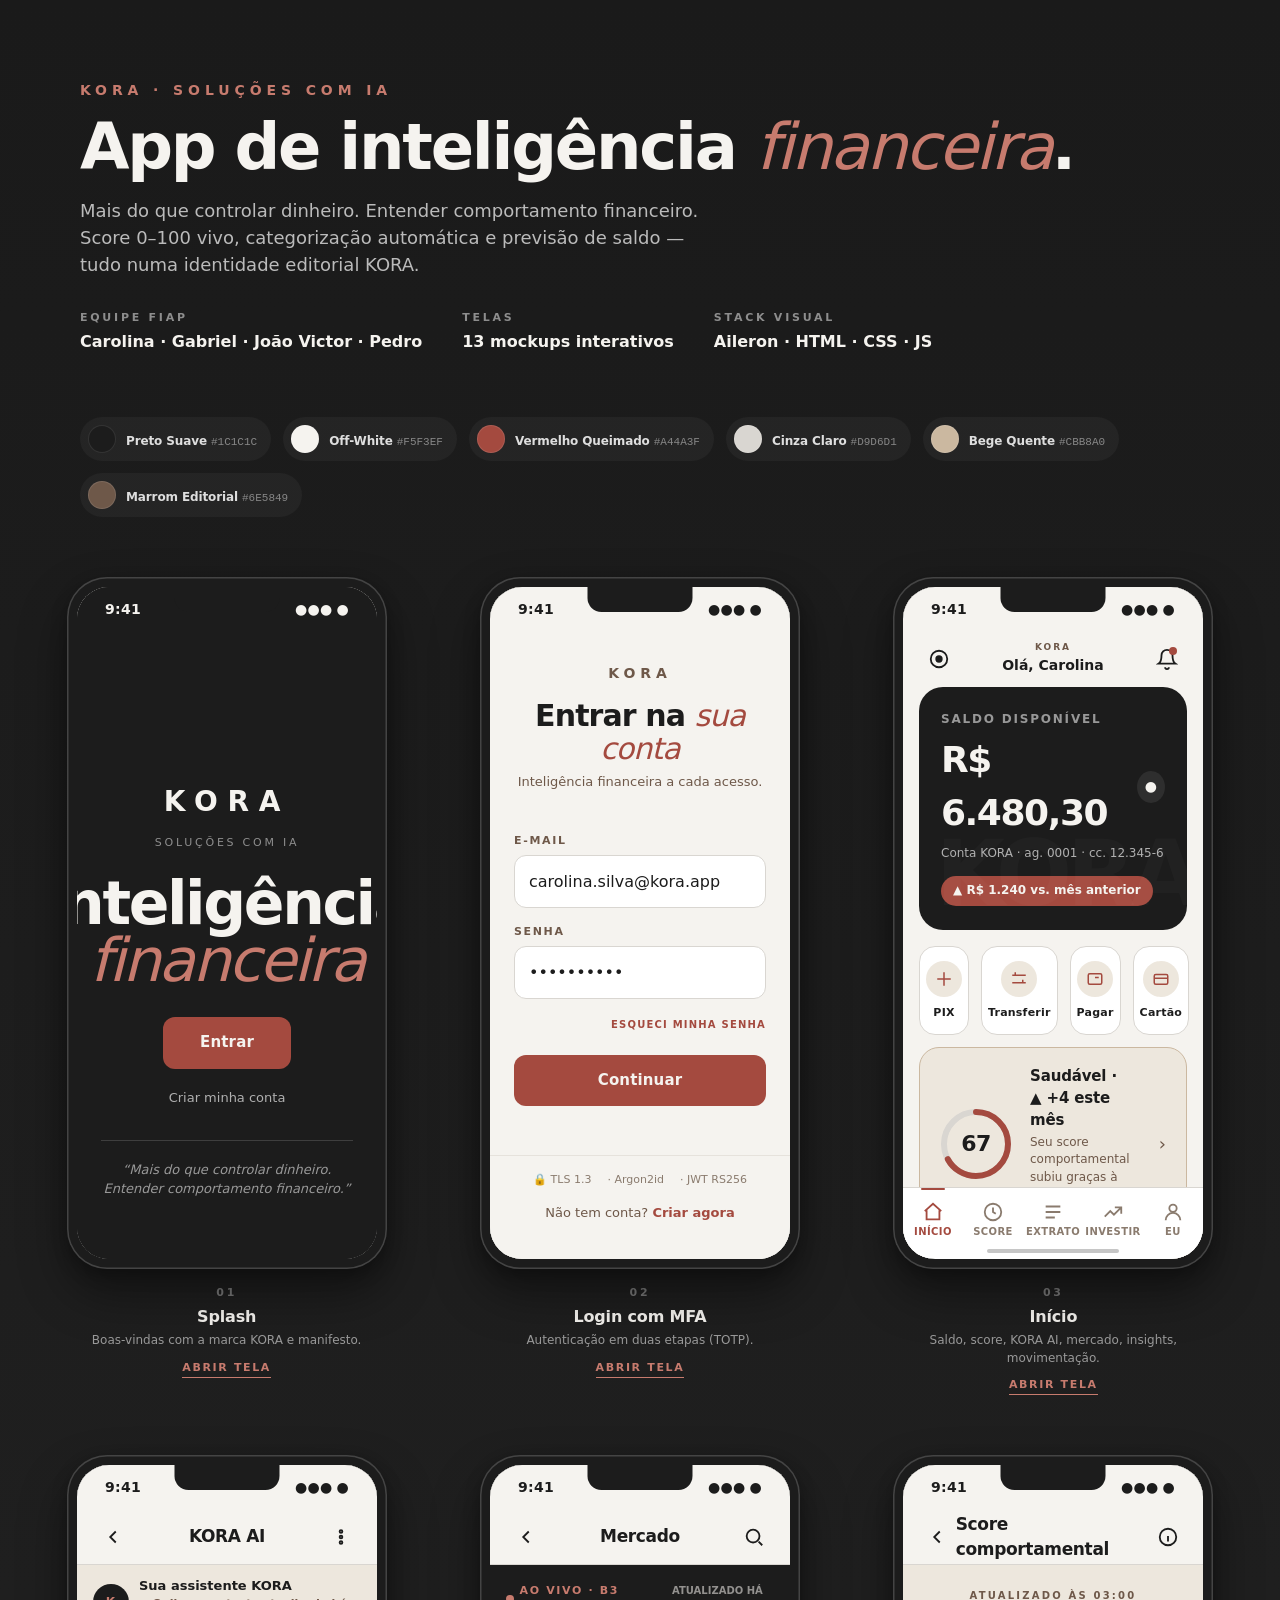
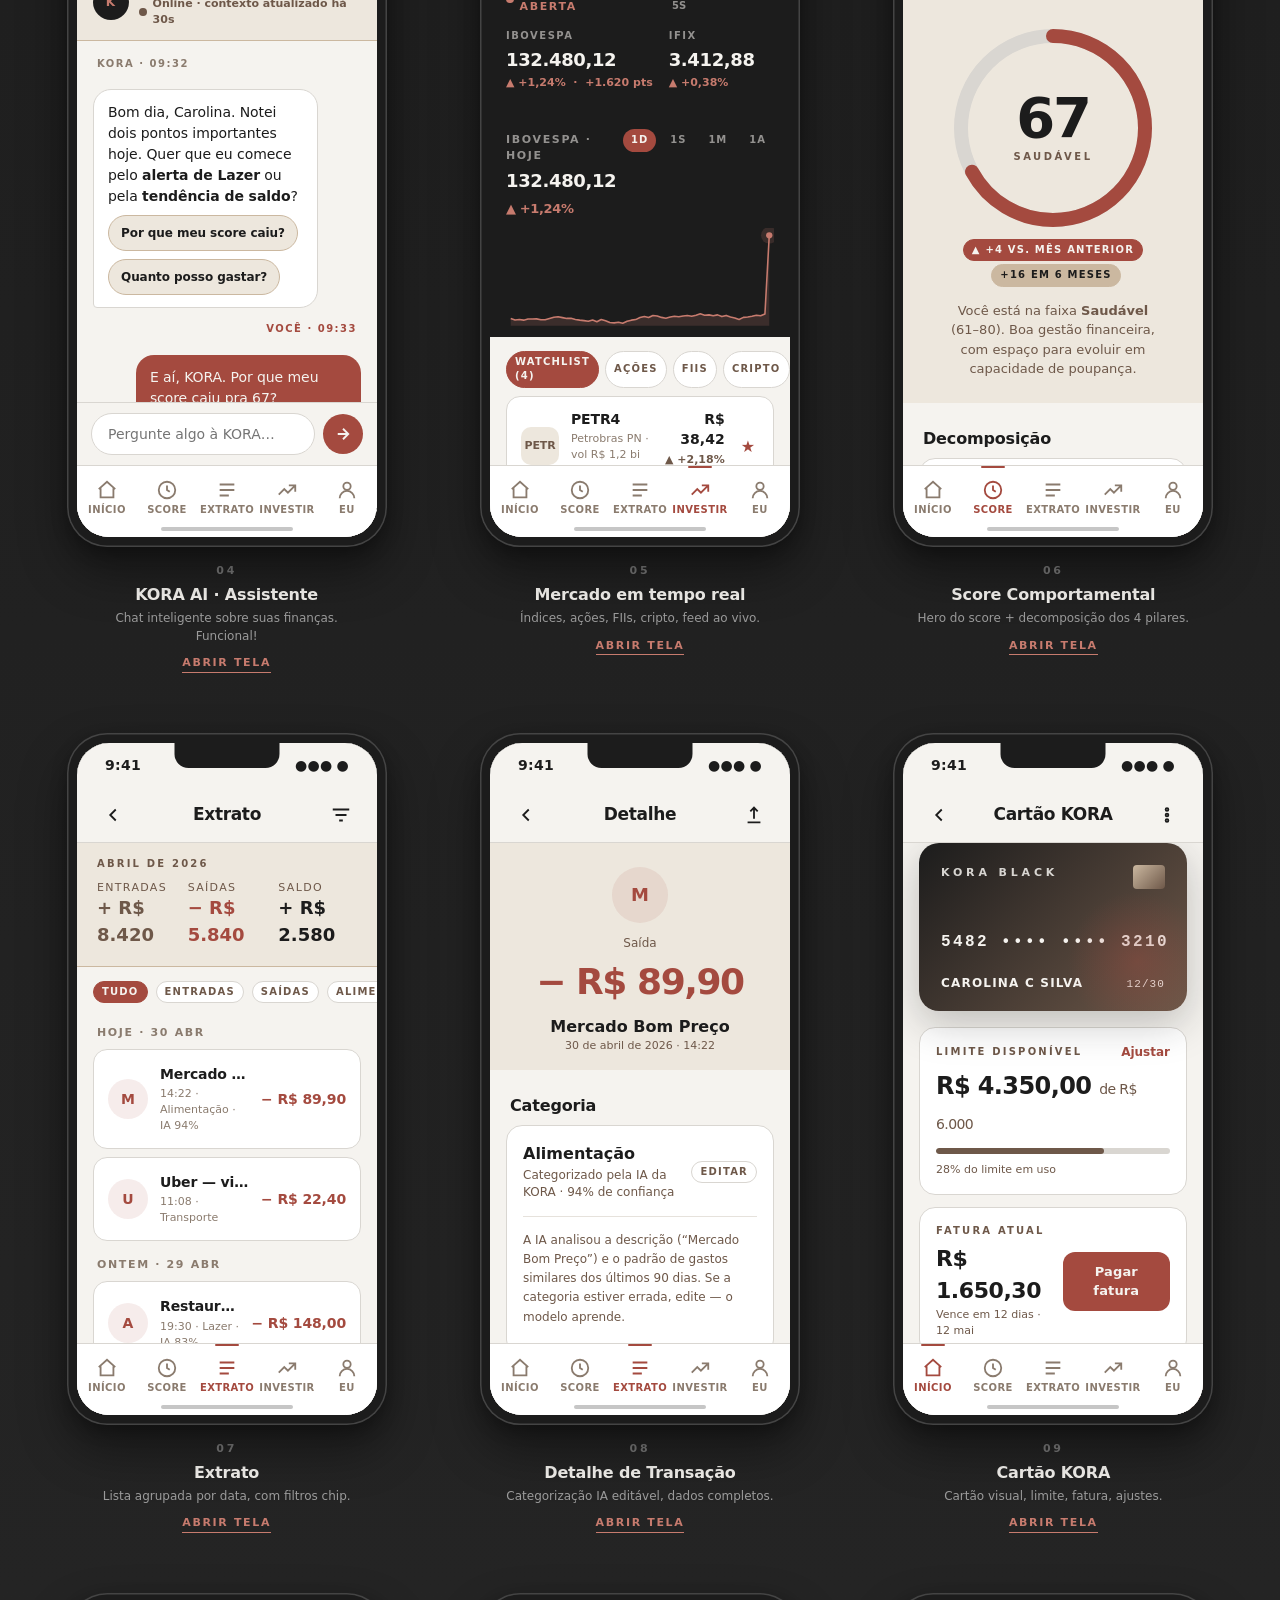
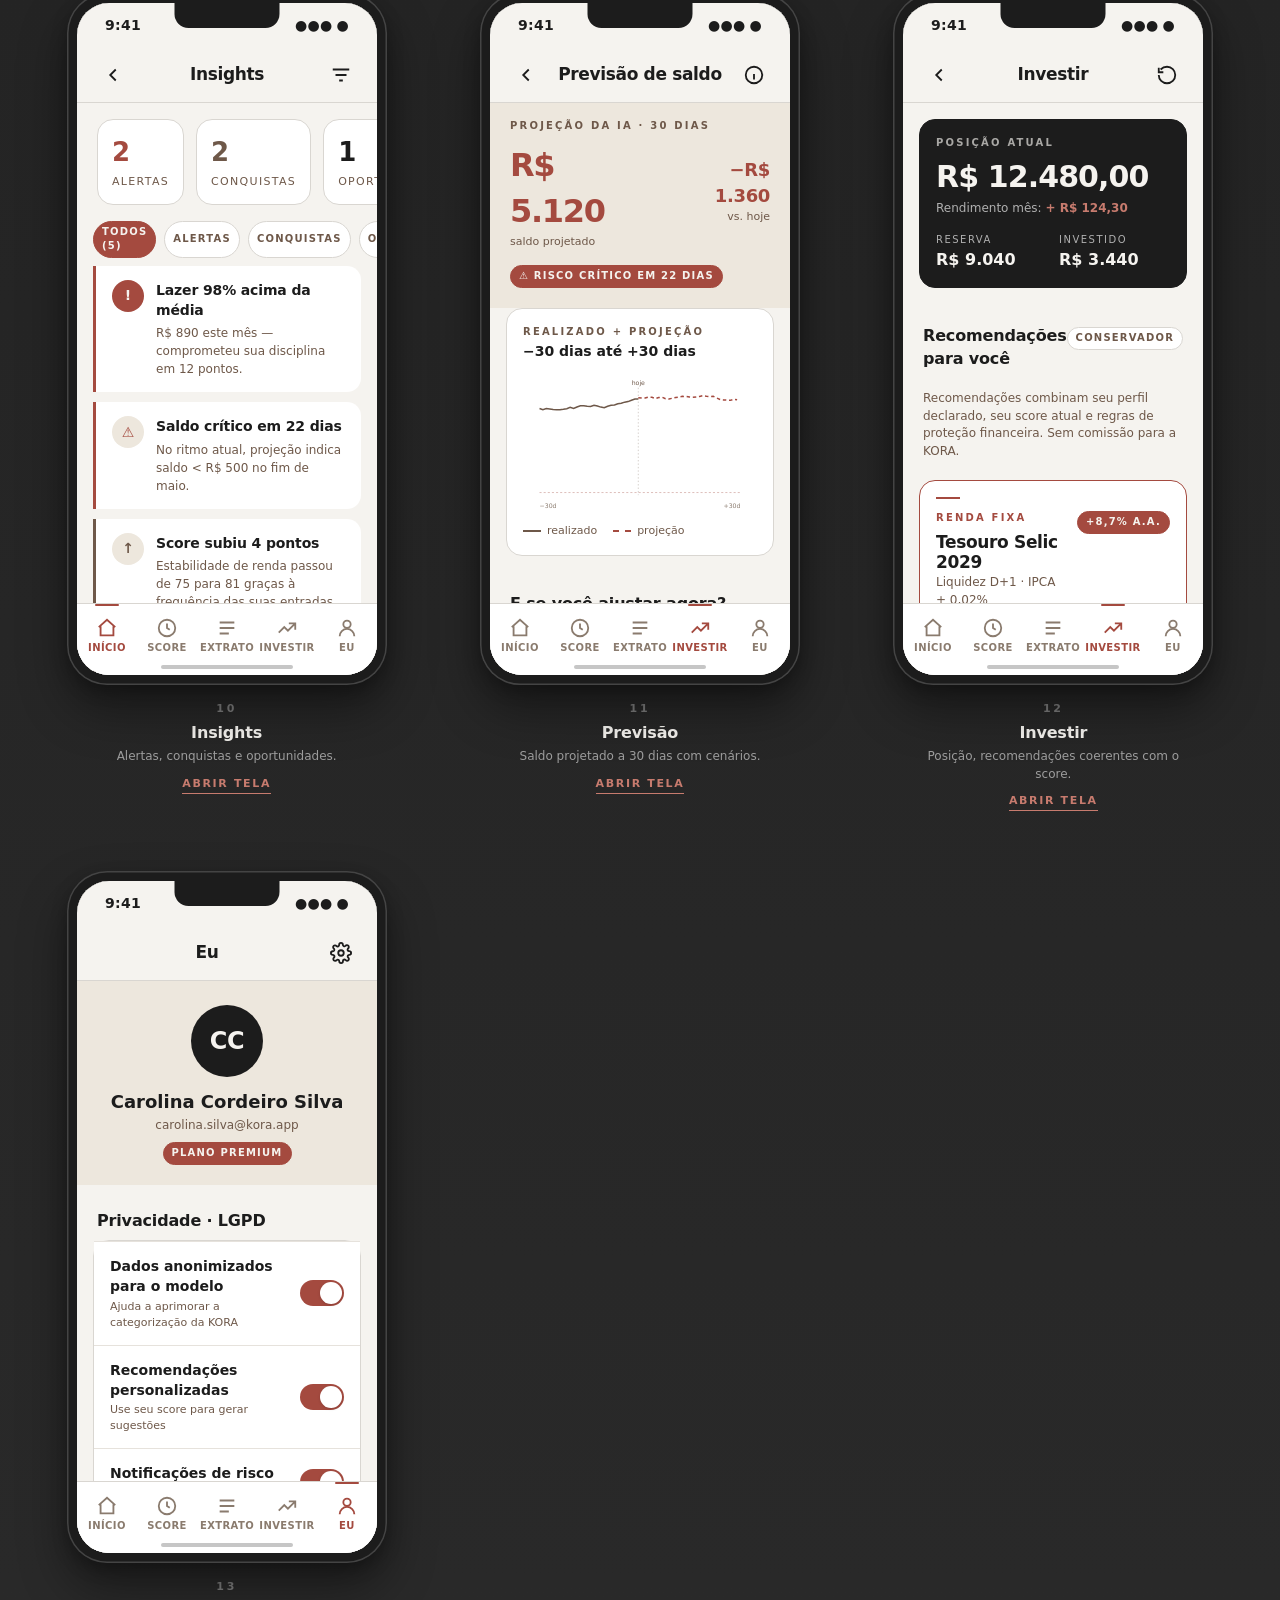
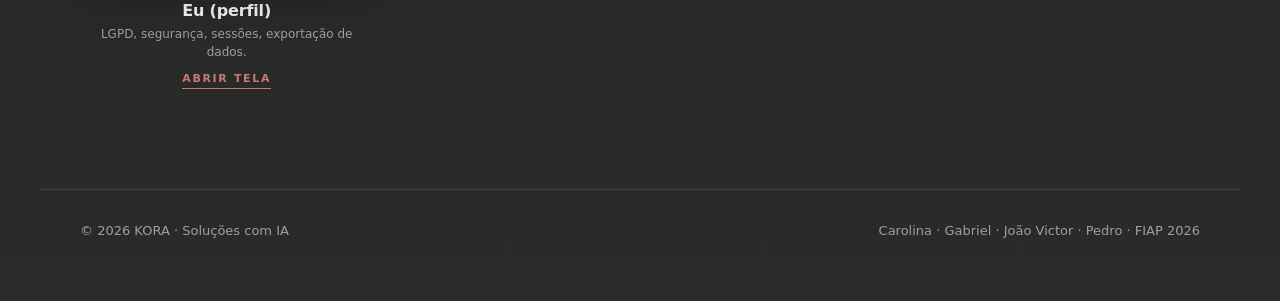
<file: KORA-app/index.html>
<!doctype html>
<html lang="pt-BR">
<head>
  <meta charset="utf-8">
  <meta name="viewport" content="width=device-width, initial-scale=1">
  <title>KORA — App de Inteligência Financeira</title>
  <link rel="stylesheet" href="assets/css/app.css">
  <style>
    body { background: linear-gradient(180deg, #1A1A1A 0%, #2A2A2A 100%); display: block; padding: 0; }
    .head {
      max-width: 1200px;
      margin: 0 auto;
      padding: 80px 40px 40px;
      color: var(--bg);
    }
    .head__brand {
      font-size: 14px;
      letter-spacing: .35em;
      font-weight: 700;
      color: var(--accent-soft);
    }
    .head__title {
      font-size: clamp(2.2rem, 6vw, 4rem);
      font-weight: 800;
      letter-spacing: -.035em;
      line-height: .98;
      margin: 16px 0 12px;
    }
    .head__title em {
      font-style: italic;
      font-weight: 300;
      color: var(--accent-soft);
    }
    .head__lead {
      font-size: 18px;
      color: rgba(255,255,255,.7);
      max-width: 640px;
      line-height: 1.5;
    }
    .meta {
      display: flex; gap: 40px;
      margin-top: 32px;
      flex-wrap: wrap;
    }
    .meta__item .k {
      font-size: 11px;
      letter-spacing: .25em;
      text-transform: uppercase;
      color: rgba(255,255,255,.5);
      font-weight: 700;
    }
    .meta__item .v {
      font-size: 16px;
      color: var(--bg);
      margin-top: 4px;
      font-weight: 700;
    }

    .palette {
      display: flex; gap: 12px;
      max-width: 1200px;
      margin: 24px auto 0;
      padding: 0 40px;
      flex-wrap: wrap;
    }
    .swatch {
      display: flex; align-items: center; gap: 10px;
      background: rgba(255,255,255,.04);
      padding: 8px 14px 8px 8px;
      border-radius: 99px;
    }
    .swatch__dot {
      width: 28px; height: 28px;
      border-radius: 50%;
      border: 1px solid rgba(255,255,255,.1);
    }
    .swatch__name {
      font-size: 12px;
      color: rgba(255,255,255,.85);
      font-weight: 700;
      letter-spacing: -.01em;
    }
    .swatch__hex {
      font-family: monospace;
      font-size: 11px;
      color: rgba(255,255,255,.45);
      margin-left: 4px;
    }

    .grid-screens {
      max-width: 1400px;
      margin: 60px auto 0;
      padding: 0 40px;
      display: grid;
      grid-template-columns: repeat(auto-fit, minmax(320px, 1fr));
      gap: 60px 40px;
      justify-items: center;
    }

    .frame {
      display: flex;
      flex-direction: column;
      align-items: center;
      gap: 16px;
    }

    .frame__device {
      width: 320px;
      height: 692px;  /* 320 / 390 * 844 */
      border-radius: 40px;
      background: var(--kora-black);
      padding: 10px;
      box-shadow:
        0 0 0 1.5px #444 inset,
        0 24px 48px rgba(0,0,0,.4),
        0 6px 16px rgba(0,0,0,.25);
      position: relative;
      overflow: hidden;
    }

    .frame__device::before {
      content: "";
      position: absolute;
      top: 10px;
      left: 50%;
      transform: translateX(-50%);
      width: 105px;
      height: 25px;
      background: var(--kora-black);
      border-radius: 0 0 14px 14px;
      z-index: 5;
    }

    .frame__iframe {
      width: 100%;
      height: 100%;
      border: 0;
      border-radius: 32px;
      background: var(--bg);
      display: block;
    }

    .frame__caption {
      text-align: center;
      color: var(--bg);
    }
    .frame__caption .num {
      font-size: 11px;
      letter-spacing: .25em;
      color: rgba(255,255,255,.4);
      font-weight: 700;
      text-transform: uppercase;
    }
    .frame__caption .name {
      font-size: 16px;
      font-weight: 800;
      letter-spacing: -.01em;
      margin-top: 4px;
      color: var(--bg);
    }
    .frame__caption .desc {
      font-size: 12px;
      color: rgba(255,255,255,.55);
      margin-top: 4px;
      max-width: 280px;
    }
    .frame__caption a {
      display: inline-block;
      margin-top: 10px;
      font-size: 11px;
      color: var(--accent-soft);
      letter-spacing: .15em;
      text-transform: uppercase;
      font-weight: 700;
      border-bottom: 1px solid var(--accent-soft);
      padding-bottom: 1px;
    }

    .footer-strip {
      max-width: 1200px;
      margin: 100px auto 0;
      padding: 32px 40px 60px;
      border-top: 1px solid rgba(255,255,255,.1);
      color: rgba(255,255,255,.55);
      font-size: 13px;
      display: flex;
      justify-content: space-between;
      flex-wrap: wrap;
      gap: 16px;
    }

    @media (max-width: 600px) {
      .head { padding: 40px 20px 20px; }
      .grid-screens { padding: 0 20px; gap: 40px 20px; }
      .frame__device { width: 280px; height: 606px; }
      .palette { padding: 0 20px; }
    }
  </style>
</head>
<body>

<!-- Header editorial -->
<header class="head">
  <div class="head__brand">KORA · SOLUÇÕES COM IA</div>
  <h1 class="head__title">App de inteligência <em>financeira</em>.</h1>
  <p class="head__lead">
    Mais do que controlar dinheiro. Entender comportamento financeiro.
    Score 0–100 vivo, categorização automática e previsão de saldo —
    tudo numa identidade editorial KORA.
  </p>

  <div class="meta">
    <div class="meta__item">
      <div class="k">Equipe FIAP</div>
      <div class="v">Carolina · Gabriel · João Victor · Pedro</div>
    </div>
    <div class="meta__item">
      <div class="k">Telas</div>
      <div class="v">13 mockups interativos</div>
    </div>
    <div class="meta__item">
      <div class="k">Stack visual</div>
      <div class="v">Aileron · HTML · CSS · JS</div>
    </div>
  </div>
</header>

<!-- Paleta -->
<div class="palette">
  <div class="swatch"><div class="swatch__dot" style="background:#1C1C1C"></div><div><span class="swatch__name">Preto Suave</span><span class="swatch__hex">#1C1C1C</span></div></div>
  <div class="swatch"><div class="swatch__dot" style="background:#F5F3EF"></div><div><span class="swatch__name">Off-White</span><span class="swatch__hex">#F5F3EF</span></div></div>
  <div class="swatch"><div class="swatch__dot" style="background:#A44A3F"></div><div><span class="swatch__name">Vermelho Queimado</span><span class="swatch__hex">#A44A3F</span></div></div>
  <div class="swatch"><div class="swatch__dot" style="background:#D9D6D1"></div><div><span class="swatch__name">Cinza Claro</span><span class="swatch__hex">#D9D6D1</span></div></div>
  <div class="swatch"><div class="swatch__dot" style="background:#CBB8A0"></div><div><span class="swatch__name">Bege Quente</span><span class="swatch__hex">#CBB8A0</span></div></div>
  <div class="swatch"><div class="swatch__dot" style="background:#6E5849"></div><div><span class="swatch__name">Marrom Editorial</span><span class="swatch__hex">#6E5849</span></div></div>
</div>

<!-- Grid de telas -->
<section class="grid-screens">

  <div class="frame">
    <div class="frame__device">
      <iframe class="frame__iframe" src="screens/splash.html" loading="lazy"></iframe>
    </div>
    <div class="frame__caption">
      <div class="num">01</div>
      <div class="name">Splash</div>
      <div class="desc">Boas-vindas com a marca KORA e manifesto.</div>
      <a href="screens/splash.html">Abrir tela</a>
    </div>
  </div>

  <div class="frame">
    <div class="frame__device">
      <iframe class="frame__iframe" src="screens/login.html" loading="lazy"></iframe>
    </div>
    <div class="frame__caption">
      <div class="num">02</div>
      <div class="name">Login com MFA</div>
      <div class="desc">Autenticação em duas etapas (TOTP).</div>
      <a href="screens/login.html">Abrir tela</a>
    </div>
  </div>

  <div class="frame">
    <div class="frame__device">
      <iframe class="frame__iframe" src="screens/inicio.html" loading="lazy"></iframe>
    </div>
    <div class="frame__caption">
      <div class="num">03</div>
      <div class="name">Início</div>
      <div class="desc">Saldo, score, KORA AI, mercado, insights, movimentação.</div>
      <a href="screens/inicio.html">Abrir tela</a>
    </div>
  </div>

  <div class="frame">
    <div class="frame__device">
      <iframe class="frame__iframe" src="screens/ia.html" loading="lazy"></iframe>
    </div>
    <div class="frame__caption">
      <div class="num">04</div>
      <div class="name">KORA AI · Assistente</div>
      <div class="desc">Chat inteligente sobre suas finanças. Funcional!</div>
      <a href="screens/ia.html">Abrir tela</a>
    </div>
  </div>

  <div class="frame">
    <div class="frame__device">
      <iframe class="frame__iframe" src="screens/mercado.html" loading="lazy"></iframe>
    </div>
    <div class="frame__caption">
      <div class="num">05</div>
      <div class="name">Mercado em tempo real</div>
      <div class="desc">Índices, ações, FIIs, cripto, feed ao vivo.</div>
      <a href="screens/mercado.html">Abrir tela</a>
    </div>
  </div>

  <div class="frame">
    <div class="frame__device">
      <iframe class="frame__iframe" src="screens/score.html" loading="lazy"></iframe>
    </div>
    <div class="frame__caption">
      <div class="num">06</div>
      <div class="name">Score Comportamental</div>
      <div class="desc">Hero do score + decomposição dos 4 pilares.</div>
      <a href="screens/score.html">Abrir tela</a>
    </div>
  </div>

  <div class="frame">
    <div class="frame__device">
      <iframe class="frame__iframe" src="screens/extrato.html" loading="lazy"></iframe>
    </div>
    <div class="frame__caption">
      <div class="num">07</div>
      <div class="name">Extrato</div>
      <div class="desc">Lista agrupada por data, com filtros chip.</div>
      <a href="screens/extrato.html">Abrir tela</a>
    </div>
  </div>

  <div class="frame">
    <div class="frame__device">
      <iframe class="frame__iframe" src="screens/transacao.html" loading="lazy"></iframe>
    </div>
    <div class="frame__caption">
      <div class="num">08</div>
      <div class="name">Detalhe de Transação</div>
      <div class="desc">Categorização IA editável, dados completos.</div>
      <a href="screens/transacao.html">Abrir tela</a>
    </div>
  </div>

  <div class="frame">
    <div class="frame__device">
      <iframe class="frame__iframe" src="screens/cartao.html" loading="lazy"></iframe>
    </div>
    <div class="frame__caption">
      <div class="num">09</div>
      <div class="name">Cartão KORA</div>
      <div class="desc">Cartão visual, limite, fatura, ajustes.</div>
      <a href="screens/cartao.html">Abrir tela</a>
    </div>
  </div>

  <div class="frame">
    <div class="frame__device">
      <iframe class="frame__iframe" src="screens/insights.html" loading="lazy"></iframe>
    </div>
    <div class="frame__caption">
      <div class="num">10</div>
      <div class="name">Insights</div>
      <div class="desc">Alertas, conquistas e oportunidades.</div>
      <a href="screens/insights.html">Abrir tela</a>
    </div>
  </div>

  <div class="frame">
    <div class="frame__device">
      <iframe class="frame__iframe" src="screens/previsao.html" loading="lazy"></iframe>
    </div>
    <div class="frame__caption">
      <div class="num">11</div>
      <div class="name">Previsão</div>
      <div class="desc">Saldo projetado a 30 dias com cenários.</div>
      <a href="screens/previsao.html">Abrir tela</a>
    </div>
  </div>

  <div class="frame">
    <div class="frame__device">
      <iframe class="frame__iframe" src="screens/investir.html" loading="lazy"></iframe>
    </div>
    <div class="frame__caption">
      <div class="num">12</div>
      <div class="name">Investir</div>
      <div class="desc">Posição, recomendações coerentes com o score.</div>
      <a href="screens/investir.html">Abrir tela</a>
    </div>
  </div>

  <div class="frame">
    <div class="frame__device">
      <iframe class="frame__iframe" src="screens/perfil.html" loading="lazy"></iframe>
    </div>
    <div class="frame__caption">
      <div class="num">13</div>
      <div class="name">Eu (perfil)</div>
      <div class="desc">LGPD, segurança, sessões, exportação de dados.</div>
      <a href="screens/perfil.html">Abrir tela</a>
    </div>
  </div>

</section>

<footer class="footer-strip">
  <span>© 2026 KORA · Soluções com IA</span>
  <span>Carolina · Gabriel · João Victor · Pedro · FIAP 2026</span>
</footer>

</body>
</html>
</file>
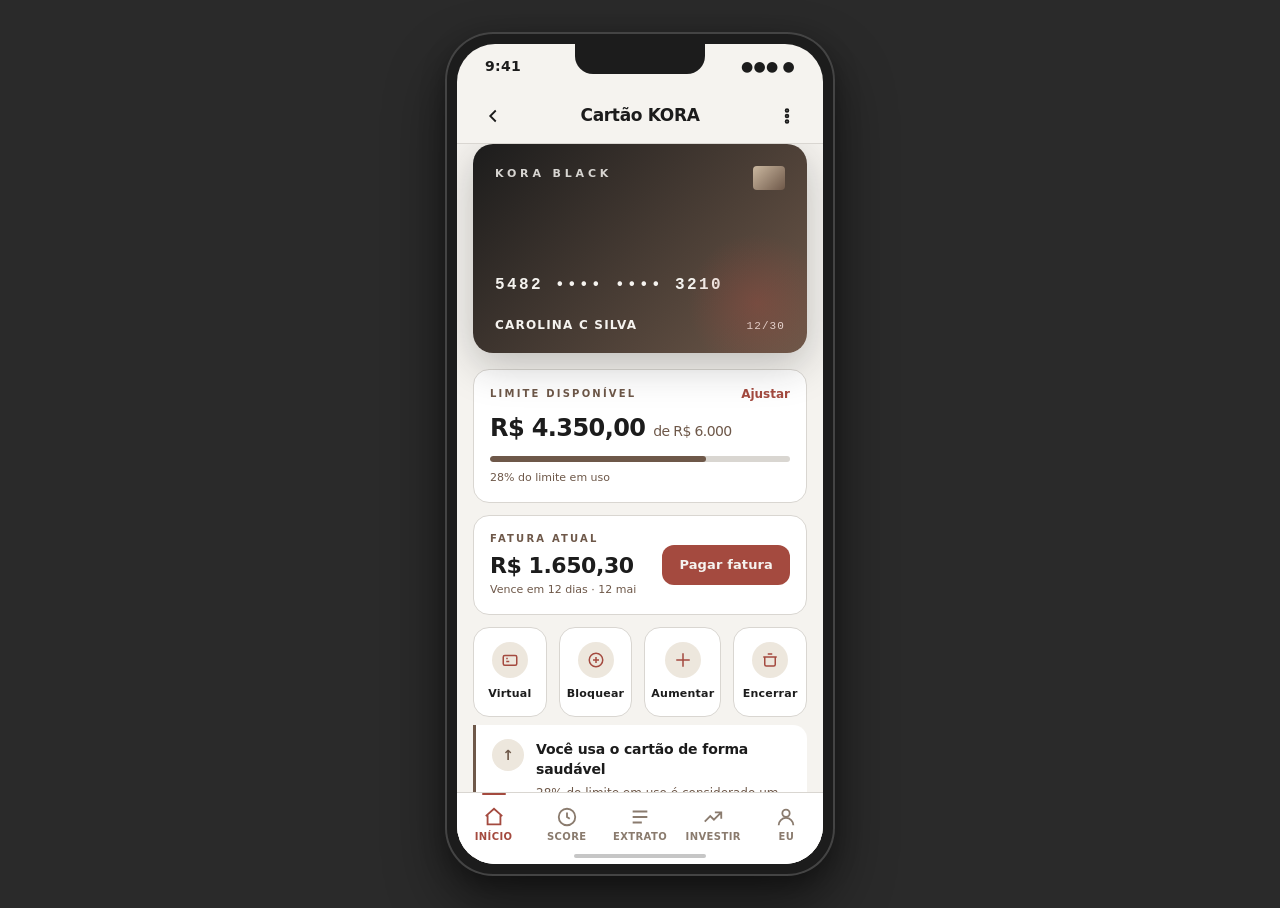
<file: KORA-app/screens/cartao.html>
<!doctype html>
<html lang="pt-BR">
<head>
  <meta charset="utf-8">
  <meta name="viewport" content="width=device-width, initial-scale=1, viewport-fit=cover">
  <title>Cartão — KORA</title>
  <link rel="stylesheet" href="../assets/css/app.css">
</head>
<body>

<div class="device">
  <div class="device__screen">

    <div class="status-bar">
      <span>9:41</span>
      <span class="status-bar__icons"><span>●●●</span> <span>●</span></span>
    </div>

    <header class="appbar appbar--bordered">
      <a class="appbar__btn" href="inicio.html" aria-label="Voltar">
        <svg viewBox="0 0 24 24" fill="none" stroke="currentColor" stroke-width="2"><path d="M15 6l-6 6 6 6"/></svg>
      </a>
      <div class="appbar__title">Cartão KORA</div>
      <button class="appbar__btn" aria-label="Mais opções">
        <svg viewBox="0 0 24 24" fill="none" stroke="currentColor" stroke-width="2"><circle cx="12" cy="6" r="1.5"/><circle cx="12" cy="12" r="1.5"/><circle cx="12" cy="18" r="1.5"/></svg>
      </button>
    </header>

    <div class="screen">

      <!-- Cartão visual -->
      <div class="cc">
        <div class="cc__top">
          <div class="cc__brand">KORA Black</div>
          <div class="cc__chip"></div>
        </div>
        <div class="cc__number">5482  ••••  ••••  3210</div>
        <div class="cc__bottom">
          <div class="cc__name">Carolina C Silva</div>
          <div class="cc__exp">12/30</div>
        </div>
      </div>

      <!-- Limite e fatura -->
      <div class="card">
        <div class="row-between mb-2">
          <div class="eyebrow eyebrow--muted">Limite disponível</div>
          <a class="section-h__action" href="#">Ajustar</a>
        </div>
        <div style="font-weight:800; font-size: 24px; letter-spacing:-.025em">R$ 4.350,00 <span class="muted" style="font-weight:400; font-size: 14px">de R$ 6.000</span></div>
        <div class="pillar__track" style="margin-top:10px">
          <div class="pillar__fill" style="width:72%; background:var(--kora-brown)"></div>
        </div>
        <div class="muted txt-xs mt-2">28% do limite em uso</div>
      </div>

      <div class="card">
        <div class="row-between">
          <div>
            <div class="eyebrow eyebrow--muted">Fatura atual</div>
            <div style="font-weight:800; font-size: 22px; letter-spacing:-.02em; margin-top:4px">R$ 1.650,30</div>
            <div class="muted txt-xs">Vence em 12 dias · 12 mai</div>
          </div>
          <button class="btn btn--primary" style="width:auto; padding: 10px 16px; font-size:13px">Pagar fatura</button>
        </div>
      </div>

      <!-- Ações rápidas -->
      <div class="quick-actions">
        <button class="qa">
          <div class="qa__icon">
            <svg viewBox="0 0 24 24" fill="none" stroke="currentColor" stroke-width="2"><rect x="3" y="6" width="18" height="13" rx="2"/><path d="M7 10h2M7 14h4"/></svg>
          </div>
          <span class="qa__label">Virtual</span>
        </button>
        <button class="qa">
          <div class="qa__icon">
            <svg viewBox="0 0 24 24" fill="none" stroke="currentColor" stroke-width="2"><circle cx="12" cy="12" r="9"/><path d="M8 12h8M12 8v8"/></svg>
          </div>
          <span class="qa__label">Bloquear</span>
        </button>
        <button class="qa">
          <div class="qa__icon">
            <svg viewBox="0 0 24 24" fill="none" stroke="currentColor" stroke-width="2"><path d="M12 3v18M3 12h18"/></svg>
          </div>
          <span class="qa__label">Aumentar</span>
        </button>
        <button class="qa">
          <div class="qa__icon">
            <svg viewBox="0 0 24 24" fill="none" stroke="currentColor" stroke-width="2"><path d="M3 8h18M5 8v10a2 2 0 0 0 2 2h10a2 2 0 0 0 2-2V8M9 4h6"/></svg>
          </div>
          <span class="qa__label">Encerrar</span>
        </button>
      </div>

      <!-- Insight do cartão -->
      <article class="insight insight--positive" style="margin-top:8px">
        <div class="insight__icon">↑</div>
        <div>
          <div class="insight__title">Você usa o cartão de forma saudável</div>
          <div class="insight__body">
            28% do limite em uso é considerado um padrão excelente. Continue mantendo
            abaixo de 50% para preservar pontos de Disciplina no seu score.
          </div>
        </div>
      </article>

      <!-- Compras recentes -->
      <div class="section-h">
        <div class="section-h__title">Compras recentes</div>
        <a class="section-h__action" href="extrato.html">Ver tudo</a>
      </div>
      <div class="tx-group" style="margin-top: 0">
        <a class="tx" href="transacao.html" style="text-decoration:none; color:inherit">
          <div class="tx__icon tx__icon--out">M</div>
          <div class="tx__body">
            <div class="tx__desc">Magazine Luiza — Fone</div>
            <div class="tx__meta">15 abr · Lazer · IA 74%</div>
          </div>
          <div class="tx__amount tx__amount--neg">− R$ 349,00</div>
        </a>
        <a class="tx" href="transacao.html" style="text-decoration:none; color:inherit">
          <div class="tx__icon tx__icon--out">A</div>
          <div class="tx__body">
            <div class="tx__desc">Restaurante Aoyama</div>
            <div class="tx__meta">28 abr · Lazer · IA 83%</div>
          </div>
          <div class="tx__amount tx__amount--neg">− R$ 148,00</div>
        </a>
        <a class="tx" href="transacao.html" style="text-decoration:none; color:inherit">
          <div class="tx__icon tx__icon--out">N</div>
          <div class="tx__body">
            <div class="tx__desc">Netflix</div>
            <div class="tx__meta">23 abr · Assinaturas</div>
          </div>
          <div class="tx__amount tx__amount--neg">− R$ 55,90</div>
        </a>
      </div>

      <div style="height: 8px"></div>
    </div>

    <nav class="tabbar">
      <a class="tab is-active" href="inicio.html"><svg viewBox="0 0 24 24" fill="none" stroke="currentColor" stroke-width="2"><path d="M3 11l9-8 9 8M5 10v10h14V10"/></svg><span>Início</span></a>
      <a class="tab" href="score.html"><svg viewBox="0 0 24 24" fill="none" stroke="currentColor" stroke-width="2"><circle cx="12" cy="12" r="9"/><path d="M12 7v5l3 2"/></svg><span>Score</span></a>
      <a class="tab" href="extrato.html"><svg viewBox="0 0 24 24" fill="none" stroke="currentColor" stroke-width="2"><path d="M4 6h16M4 12h16M4 18h10"/></svg><span>Extrato</span></a>
      <a class="tab" href="investir.html"><svg viewBox="0 0 24 24" fill="none" stroke="currentColor" stroke-width="2"><path d="M3 17l6-6 4 4 8-8M14 7h7v7"/></svg><span>Investir</span></a>
      <a class="tab" href="perfil.html"><svg viewBox="0 0 24 24" fill="none" stroke="currentColor" stroke-width="2"><circle cx="12" cy="8" r="4"/><path d="M4 21c0-4.4 3.6-8 8-8s8 3.6 8 8"/></svg><span>Eu</span></a>
    </nav>

  </div>
</div>

<script src="../assets/js/app.js"></script>
</body>
</html>
</file>
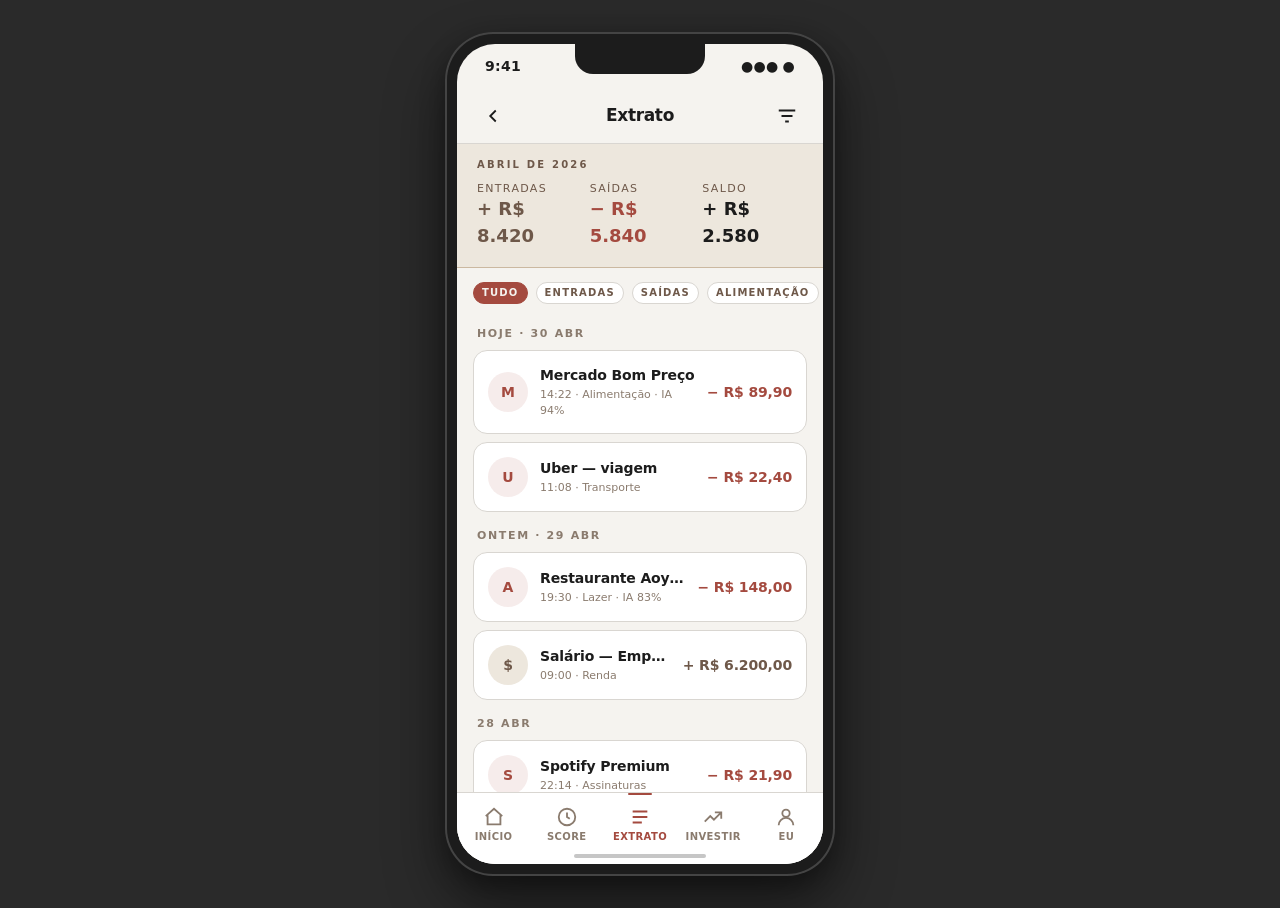
<file: KORA-app/screens/extrato.html>
<!doctype html>
<html lang="pt-BR">
<head>
  <meta charset="utf-8">
  <meta name="viewport" content="width=device-width, initial-scale=1, viewport-fit=cover">
  <title>Extrato — KORA</title>
  <link rel="stylesheet" href="../assets/css/app.css">
</head>
<body>

<div class="device">
  <div class="device__screen">

    <div class="status-bar">
      <span>9:41</span>
      <span class="status-bar__icons"><span>●●●</span> <span>●</span></span>
    </div>

    <header class="appbar appbar--bordered">
      <a class="appbar__btn" href="inicio.html" aria-label="Voltar">
        <svg viewBox="0 0 24 24" fill="none" stroke="currentColor" stroke-width="2"><path d="M15 6l-6 6 6 6"/></svg>
      </a>
      <div class="appbar__title">Extrato</div>
      <button class="appbar__btn" aria-label="Filtrar">
        <svg viewBox="0 0 24 24" fill="none" stroke="currentColor" stroke-width="2"><path d="M3 6h18M6 12h12M10 18h4"/></svg>
      </button>
    </header>

    <div class="screen">

      <!-- Resumo do mês -->
      <div style="background: var(--bg-warm); padding: 14px 20px 18px; border-bottom:1px solid var(--warm)">
        <div class="eyebrow eyebrow--muted">Abril de 2026</div>
        <div class="row-between" style="margin-top:8px">
          <div>
            <div class="muted" style="font-size:11px; letter-spacing:.12em; text-transform:uppercase">Entradas</div>
            <div style="font-weight:800; font-size:18px; color:var(--kora-brown)">+ R$ 8.420</div>
          </div>
          <div>
            <div class="muted" style="font-size:11px; letter-spacing:.12em; text-transform:uppercase">Saídas</div>
            <div style="font-weight:800; font-size:18px; color:var(--accent)">− R$ 5.840</div>
          </div>
          <div>
            <div class="muted" style="font-size:11px; letter-spacing:.12em; text-transform:uppercase">Saldo</div>
            <div style="font-weight:800; font-size:18px">+ R$ 2.580</div>
          </div>
        </div>
      </div>

      <!-- Filtro horizontal (chips) -->
      <div style="padding: 14px 16px 6px; display:flex; gap:8px; overflow-x:auto">
        <span class="badge badge--accent">Tudo</span>
        <span class="badge">Entradas</span>
        <span class="badge">Saídas</span>
        <span class="badge">Alimentação</span>
        <span class="badge">Lazer</span>
        <span class="badge">Moradia</span>
      </div>

      <!-- Lista agrupada por data -->
      <div class="tx-group">
        <div class="tx-group__date">Hoje · 30 abr</div>
        <a href="transacao.html" class="tx" style="text-decoration:none; color:inherit">
          <div class="tx__icon tx__icon--out">M</div>
          <div class="tx__body">
            <div class="tx__desc">Mercado Bom Preço</div>
            <div class="tx__meta">14:22 · Alimentação · IA 94%</div>
          </div>
          <div class="tx__amount tx__amount--neg">− R$ 89,90</div>
        </a>
        <a href="transacao.html" class="tx" style="text-decoration:none; color:inherit">
          <div class="tx__icon tx__icon--out">U</div>
          <div class="tx__body">
            <div class="tx__desc">Uber — viagem</div>
            <div class="tx__meta">11:08 · Transporte</div>
          </div>
          <div class="tx__amount tx__amount--neg">− R$ 22,40</div>
        </a>
      </div>

      <div class="tx-group">
        <div class="tx-group__date">Ontem · 29 abr</div>
        <a href="transacao.html" class="tx" style="text-decoration:none; color:inherit">
          <div class="tx__icon tx__icon--out">A</div>
          <div class="tx__body">
            <div class="tx__desc">Restaurante Aoyama</div>
            <div class="tx__meta">19:30 · Lazer · IA 83%</div>
          </div>
          <div class="tx__amount tx__amount--neg">− R$ 148,00</div>
        </a>
        <a href="transacao.html" class="tx" style="text-decoration:none; color:inherit">
          <div class="tx__icon tx__icon--in">$</div>
          <div class="tx__body">
            <div class="tx__desc">Salário — Empresa X</div>
            <div class="tx__meta">09:00 · Renda</div>
          </div>
          <div class="tx__amount tx__amount--pos">+ R$ 6.200,00</div>
        </a>
      </div>

      <div class="tx-group">
        <div class="tx-group__date">28 abr</div>
        <a href="transacao.html" class="tx" style="text-decoration:none; color:inherit">
          <div class="tx__icon tx__icon--out">S</div>
          <div class="tx__body">
            <div class="tx__desc">Spotify Premium</div>
            <div class="tx__meta">22:14 · Assinaturas</div>
          </div>
          <div class="tx__amount tx__amount--neg">− R$ 21,90</div>
        </a>
        <a href="transacao.html" class="tx" style="text-decoration:none; color:inherit">
          <div class="tx__icon tx__icon--out">D</div>
          <div class="tx__body">
            <div class="tx__desc">Drogaria São Paulo</div>
            <div class="tx__meta">16:01 · Saúde · IA 91%</div>
          </div>
          <div class="tx__amount tx__amount--neg">− R$ 64,30</div>
        </a>
        <a href="transacao.html" class="tx" style="text-decoration:none; color:inherit">
          <div class="tx__icon tx__icon--out">C</div>
          <div class="tx__body">
            <div class="tx__desc">Cinema Iguatemi</div>
            <div class="tx__meta">20:55 · Lazer</div>
          </div>
          <div class="tx__amount tx__amount--neg">− R$ 56,00</div>
        </a>
      </div>

      <div class="tx-group">
        <div class="tx-group__date">27 abr</div>
        <a href="transacao.html" class="tx" style="text-decoration:none; color:inherit">
          <div class="tx__icon tx__icon--in">P</div>
          <div class="tx__body">
            <div class="tx__desc">PIX recebido — Pedro</div>
            <div class="tx__meta">08:42 · Transferência</div>
          </div>
          <div class="tx__amount tx__amount--pos">+ R$ 180,00</div>
        </a>
        <a href="transacao.html" class="tx" style="text-decoration:none; color:inherit">
          <div class="tx__icon tx__icon--out">i</div>
          <div class="tx__body">
            <div class="tx__desc">iFood</div>
            <div class="tx__meta">13:11 · Alimentação</div>
          </div>
          <div class="tx__amount tx__amount--neg">− R$ 47,80</div>
        </a>
      </div>

      <div class="tx-group">
        <div class="tx-group__date">26 abr</div>
        <a href="transacao.html" class="tx" style="text-decoration:none; color:inherit">
          <div class="tx__icon tx__icon--out">A</div>
          <div class="tx__body">
            <div class="tx__desc">Aluguel — Imobiliária Z</div>
            <div class="tx__meta">09:20 · Moradia</div>
          </div>
          <div class="tx__amount tx__amount--neg">− R$ 1.860,00</div>
        </a>
        <a href="transacao.html" class="tx" style="text-decoration:none; color:inherit">
          <div class="tx__icon tx__icon--out">N</div>
          <div class="tx__body">
            <div class="tx__desc">Netflix</div>
            <div class="tx__meta">18:45 · Assinaturas</div>
          </div>
          <div class="tx__amount tx__amount--neg">− R$ 55,90</div>
        </a>
      </div>

      <div style="height: 8px"></div>

    </div>

    <nav class="tabbar">
      <a class="tab" href="inicio.html"><svg viewBox="0 0 24 24" fill="none" stroke="currentColor" stroke-width="2"><path d="M3 11l9-8 9 8M5 10v10h14V10"/></svg><span>Início</span></a>
      <a class="tab" href="score.html"><svg viewBox="0 0 24 24" fill="none" stroke="currentColor" stroke-width="2"><circle cx="12" cy="12" r="9"/><path d="M12 7v5l3 2"/></svg><span>Score</span></a>
      <a class="tab is-active" href="extrato.html"><svg viewBox="0 0 24 24" fill="none" stroke="currentColor" stroke-width="2"><path d="M4 6h16M4 12h16M4 18h10"/></svg><span>Extrato</span></a>
      <a class="tab" href="investir.html"><svg viewBox="0 0 24 24" fill="none" stroke="currentColor" stroke-width="2"><path d="M3 17l6-6 4 4 8-8M14 7h7v7"/></svg><span>Investir</span></a>
      <a class="tab" href="perfil.html"><svg viewBox="0 0 24 24" fill="none" stroke="currentColor" stroke-width="2"><circle cx="12" cy="8" r="4"/><path d="M4 21c0-4.4 3.6-8 8-8s8 3.6 8 8"/></svg><span>Eu</span></a>
    </nav>

  </div>
</div>

<script src="../assets/js/app.js"></script>
</body>
</html>
</file>
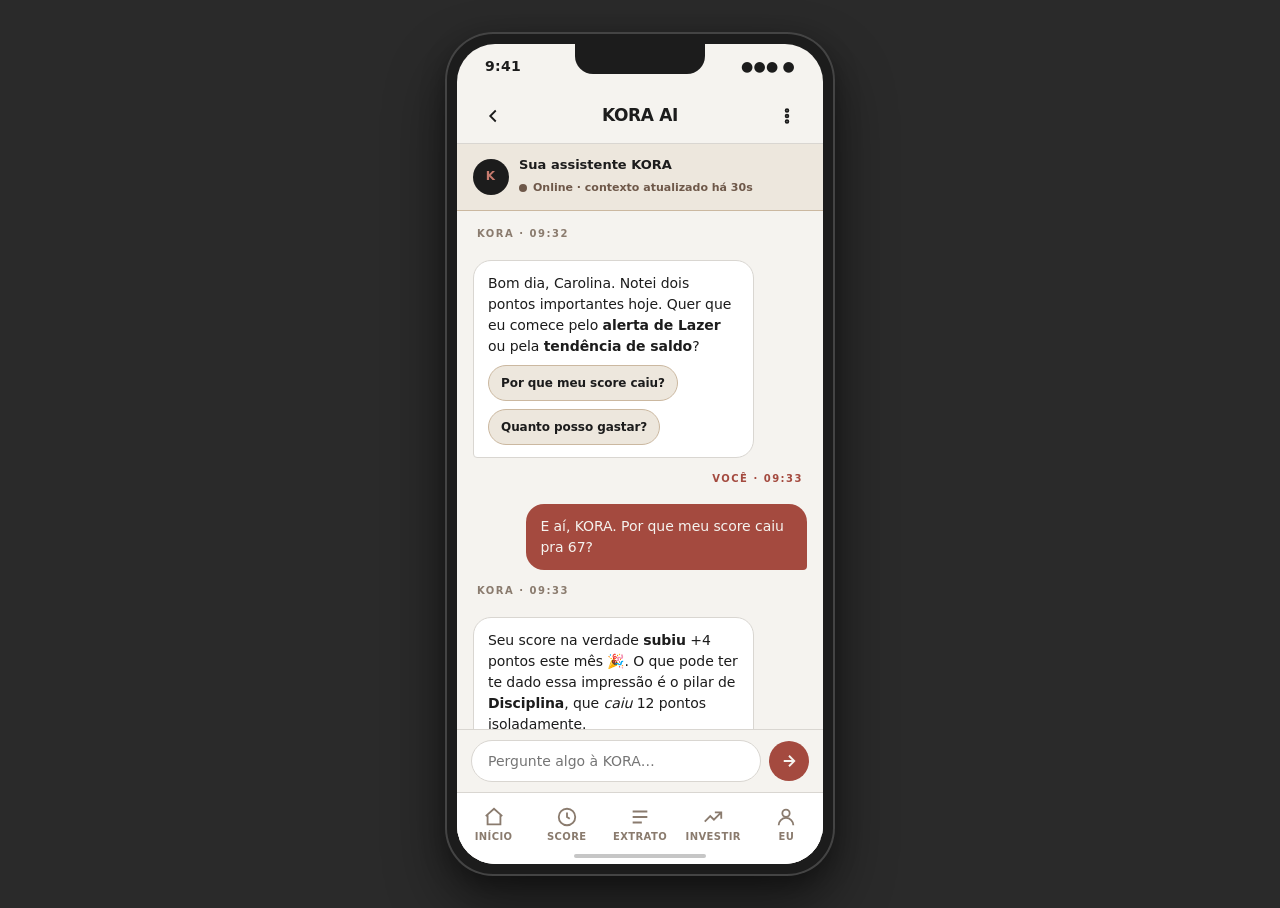
<file: KORA-app/screens/ia.html>
<!doctype html>
<html lang="pt-BR">
<head>
  <meta charset="utf-8">
  <meta name="viewport" content="width=device-width, initial-scale=1, viewport-fit=cover">
  <title>KORA AI — Assistente</title>
  <link rel="stylesheet" href="../assets/css/app.css">
  <style>
    /* Estilos específicos do chat */
    .chat-stream {
      flex: 1;
      overflow-y: auto;
      padding: 16px 16px 80px;
      display: flex;
      flex-direction: column;
      gap: 14px;
    }
    .msg {
      max-width: 84%;
      padding: 12px 14px;
      font-size: 14px;
      line-height: 1.5;
      letter-spacing: -.005em;
      animation: pop .25s ease;
    }
    @keyframes pop {
      from { opacity: 0; transform: translateY(4px); }
      to { opacity: 1; transform: none; }
    }
    .msg--ai {
      align-self: flex-start;
      background: var(--bg-alt);
      border: 1px solid var(--line);
      border-radius: 18px 18px 18px 4px;
      color: var(--fg);
    }
    .msg--user {
      align-self: flex-end;
      background: var(--accent);
      color: var(--kora-off-white);
      border-radius: 18px 18px 4px 18px;
    }
    .msg__hint {
      font-size: 10px;
      letter-spacing: .15em;
      text-transform: uppercase;
      color: var(--fg-subtle);
      margin: 0 4px 4px;
      align-self: flex-start;
      font-weight: 700;
    }
    .msg__hint--user {
      align-self: flex-end;
      color: var(--accent);
    }
    .msg__data {
      margin-top: 10px;
      padding: 10px 12px;
      background: var(--bg-warm);
      border-left: 2px solid var(--accent);
      border-radius: 0 10px 10px 0;
      font-size: 12px;
      color: var(--fg-muted);
    }
    .msg__data strong { color: var(--fg); font-weight: 800; }
    .quick {
      display: flex;
      gap: 8px;
      margin-top: 8px;
      flex-wrap: wrap;
    }
    .quick a {
      padding: 8px 12px;
      background: var(--bg-warm);
      border: 1px solid var(--warm);
      border-radius: 99px;
      font-size: 12px;
      font-weight: 700;
      color: var(--fg);
      text-decoration: none;
    }
    .typing {
      align-self: flex-start;
      background: var(--bg-alt);
      border: 1px solid var(--line);
      border-radius: 18px 18px 18px 4px;
      padding: 14px 16px;
      display: inline-flex;
      gap: 4px;
    }
    .typing span {
      width: 6px; height: 6px;
      border-radius: 50%;
      background: var(--fg-muted);
      animation: bounce 1.2s infinite;
    }
    .typing span:nth-child(2) { animation-delay: .2s; }
    .typing span:nth-child(3) { animation-delay: .4s; }
    @keyframes bounce {
      0%, 60%, 100% { transform: translateY(0); opacity: .4; }
      30% { transform: translateY(-4px); opacity: 1; }
    }
    .composer {
      position: absolute;
      bottom: var(--tab-h);
      left: 0; right: 0;
      background: var(--bg);
      border-top: 1px solid var(--line);
      padding: 10px 14px;
      display: flex;
      align-items: center;
      gap: 8px;
    }
    .composer__input {
      flex: 1;
      font: inherit;
      background: var(--bg-alt);
      border: 1px solid var(--line);
      border-radius: 99px;
      padding: 10px 16px;
      color: var(--fg);
      font-size: 14px;
    }
    .composer__input:focus {
      outline: none;
      border-color: var(--accent);
    }
    .composer__send {
      background: var(--accent);
      color: var(--bg);
      border: 0;
      width: 40px; height: 40px;
      border-radius: 50%;
      display: grid;
      place-items: center;
      cursor: pointer;
      flex-shrink: 0;
    }
    .composer__send svg { width: 18px; height: 18px; }
    .ai-avatar {
      width: 36px; height: 36px;
      border-radius: 50%;
      background: var(--kora-black);
      color: var(--accent-soft);
      display: grid;
      place-items: center;
      font-weight: 800;
      font-size: 12px;
      letter-spacing: .1em;
    }
    .ai-header {
      display: flex;
      align-items: center;
      gap: 10px;
      padding: 12px 16px;
      background: var(--bg-warm);
      border-bottom: 1px solid var(--warm);
    }
    .ai-status {
      display: inline-flex;
      align-items: center;
      gap: 6px;
      font-size: 11px;
      color: var(--kora-brown);
      font-weight: 700;
    }
    .ai-status::before {
      content: "";
      width: 8px; height: 8px;
      border-radius: 50%;
      background: var(--kora-brown);
      animation: pulse 2s infinite;
    }
    @keyframes pulse {
      0%, 100% { opacity: 1; }
      50% { opacity: .35; }
    }
    .suggest-chips {
      display: flex;
      gap: 8px;
      padding: 8px 14px;
      overflow-x: auto;
      flex-wrap: nowrap;
      border-top: 1px solid var(--line-soft);
      background: var(--bg);
    }
    .suggest-chips::-webkit-scrollbar { display: none; }
    .suggest-chips button {
      flex-shrink: 0;
      background: var(--bg-alt);
      border: 1px solid var(--line);
      border-radius: 99px;
      padding: 8px 14px;
      font-size: 12px;
      font-weight: 700;
      color: var(--fg);
      cursor: pointer;
      white-space: nowrap;
    }
    .suggest-chips button:hover {
      border-color: var(--accent);
      color: var(--accent);
    }
  </style>
</head>
<body>

<div class="device">
  <div class="device__screen">

    <div class="status-bar">
      <span>9:41</span>
      <span class="status-bar__icons"><span>●●●</span> <span>●</span></span>
    </div>

    <header class="appbar appbar--bordered">
      <a class="appbar__btn" href="inicio.html" aria-label="Voltar">
        <svg viewBox="0 0 24 24" fill="none" stroke="currentColor" stroke-width="2"><path d="M15 6l-6 6 6 6"/></svg>
      </a>
      <div class="appbar__title">KORA AI</div>
      <button class="appbar__btn" aria-label="Mais opções">
        <svg viewBox="0 0 24 24" fill="none" stroke="currentColor" stroke-width="2"><circle cx="12" cy="6" r="1.5"/><circle cx="12" cy="12" r="1.5"/><circle cx="12" cy="18" r="1.5"/></svg>
      </button>
    </header>

    <!-- AI Header -->
    <div class="ai-header">
      <div class="ai-avatar">K</div>
      <div style="flex:1">
        <div style="font-weight: 800; font-size: 13px">Sua assistente KORA</div>
        <div class="ai-status">Online · contexto atualizado há 30s</div>
      </div>
    </div>

    <!-- Stream de mensagens -->
    <div class="chat-stream" id="stream">

      <div class="msg__hint">KORA · 09:32</div>
      <div class="msg msg--ai">
        Bom dia, Carolina. Notei dois pontos importantes hoje. Quer que eu comece pelo
        <strong style="font-weight:800">alerta de Lazer</strong> ou pela
        <strong style="font-weight:800">tendência de saldo</strong>?
        <div class="quick">
          <a href="#" data-q="Por que meu score caiu?">Por que meu score caiu?</a>
          <a href="#" data-q="Quanto posso gastar?">Quanto posso gastar?</a>
        </div>
      </div>

      <div class="msg__hint msg__hint--user">VOCÊ · 09:33</div>
      <div class="msg msg--user">
        E aí, KORA. Por que meu score caiu pra 67?
      </div>

      <div class="msg__hint">KORA · 09:33</div>
      <div class="msg msg--ai">
        Seu score na verdade <strong style="font-weight:800">subiu</strong> +4 pontos este mês 🎉.
        O que pode ter te dado essa impressão é o pilar de <strong style="font-weight:800">Disciplina</strong>,
        que <em>caiu</em> 12 pontos isoladamente.
        <div class="msg__data">
          <strong>Causa principal:</strong> seu gasto com Lazer este mês foi <strong>98% acima da média</strong>
          dos últimos 6 meses (R$ 890 vs. média de R$ 450).
        </div>
        <div class="quick">
          <a href="#" data-q="Como recupero a Disciplina?">Como recupero?</a>
          <a href="#" data-q="Mostre os gastos de Lazer">Ver gastos de Lazer</a>
        </div>
      </div>

      <div class="msg__hint msg__hint--user">VOCÊ · 09:34</div>
      <div class="msg msg--user">
        Beleza. Quanto posso gastar no fim de semana sem comprometer o pilar de Liquidez?
      </div>

      <div class="msg__hint">KORA · 09:34</div>
      <div class="msg msg--ai">
        Considerando sua projeção de saldo e mantendo seu pilar de Liquidez (72/100)
        estável, recomendo <strong style="font-weight:800">até R$ 280 entre sex–dom</strong>.
        <div class="msg__data">
          <strong>Cálculo:</strong> saldo projetado para 02/05 = R$ 5.420 · reserva mínima recomendada = R$ 5.140 · folga semanal = R$ 280.
        </div>
        Quer que eu ative um <strong style="font-weight:800">alerta de orçamento</strong> que
        te avisa se passar de R$ 220?
      </div>

      <div class="msg__hint msg__hint--user">VOCÊ · 09:35</div>
      <div class="msg msg--user">
        Sim, ativa por favor.
      </div>

      <div class="msg__hint">KORA · 09:35</div>
      <div class="msg msg--ai">
        ✓ Alerta criado. Vou te avisar quando atingir <strong style="font-weight:800">R$ 220 em Lazer</strong> entre 02/05 e 04/05.
        <div class="msg__data">
          <strong>Limite:</strong> R$ 280 · <strong>Aviso prévio:</strong> R$ 220 · <strong>Período:</strong> sex 02 → dom 04 mai
        </div>
        Mais alguma coisa? Posso também te mostrar opções de
        <a href="investir.html" style="color:var(--accent); font-weight:800; text-decoration:underline">investimentos coerentes com seu score</a>
        ou abrir o
        <a href="mercado.html" style="color:var(--accent); font-weight:800; text-decoration:underline">mercado em tempo real</a>.
      </div>

      <!-- Indicador "digitando" -->
      <div class="typing" id="typing" style="display:none">
        <span></span><span></span><span></span>
      </div>

    </div>

    <!-- Sugestões -->
    <div class="suggest-chips">
      <button data-q="Como economizar R$ 420?">Como economizar R$ 420?</button>
      <button data-q="Vou conseguir investir mês que vem?">Vou investir mês que vem?</button>
      <button data-q="Vale a pena cancelar Netflix?">Cancelar Netflix?</button>
      <button data-q="Como subir pra Excelente?">Como subir pra Excelente?</button>
    </div>

    <!-- Composer -->
    <div class="composer">
      <input class="composer__input" id="input" placeholder="Pergunte algo à KORA…">
      <button class="composer__send" id="send" aria-label="Enviar">
        <svg viewBox="0 0 24 24" fill="none" stroke="currentColor" stroke-width="2.5">
          <path d="M5 12h14M12 5l7 7-7 7"/>
        </svg>
      </button>
    </div>

    <nav class="tabbar">
      <a class="tab" href="inicio.html"><svg viewBox="0 0 24 24" fill="none" stroke="currentColor" stroke-width="2"><path d="M3 11l9-8 9 8M5 10v10h14V10"/></svg><span>Início</span></a>
      <a class="tab" href="score.html"><svg viewBox="0 0 24 24" fill="none" stroke="currentColor" stroke-width="2"><circle cx="12" cy="12" r="9"/><path d="M12 7v5l3 2"/></svg><span>Score</span></a>
      <a class="tab" href="extrato.html"><svg viewBox="0 0 24 24" fill="none" stroke="currentColor" stroke-width="2"><path d="M4 6h16M4 12h16M4 18h10"/></svg><span>Extrato</span></a>
      <a class="tab" href="investir.html"><svg viewBox="0 0 24 24" fill="none" stroke="currentColor" stroke-width="2"><path d="M3 17l6-6 4 4 8-8M14 7h7v7"/></svg><span>Investir</span></a>
      <a class="tab" href="perfil.html"><svg viewBox="0 0 24 24" fill="none" stroke="currentColor" stroke-width="2"><circle cx="12" cy="8" r="4"/><path d="M4 21c0-4.4 3.6-8 8-8s8 3.6 8 8"/></svg><span>Eu</span></a>
    </nav>

  </div>
</div>

<script>
  // Resposta simulada da IA para qualquer mensagem nova (apenas demo)
  const stream = document.getElementById('stream');
  const input = document.getElementById('input');
  const send = document.getElementById('send');
  const typing = document.getElementById('typing');

  const replies = [
    "Boa pergunta. Analisando seu perfil agora… considerando seu score de 67 e os pilares atuais, minha recomendação é começar pequeno e medir o impacto em 2 semanas.",
    "Olha só: se você reduzir Lazer em 30% e cancelar uma assinatura, libera R$ 420 por mês — o suficiente pra subir 6 pontos em Poupança até julho.",
    "Pelo seu padrão, faz sentido. Quer que eu monte um plano de 30 dias e te mande lembretes contextualizados?",
    "Sim, é viável. Sua estabilidade de renda (81/100) sustenta um aporte mensal recorrente. Posso simular o efeito no seu score?",
  ];

  function append(role, text) {
    const time = new Date().toLocaleTimeString('pt-BR', { hour: '2-digit', minute: '2-digit' });
    const hint = document.createElement('div');
    hint.className = 'msg__hint' + (role === 'user' ? ' msg__hint--user' : '');
    hint.textContent = (role === 'user' ? 'VOCÊ' : 'KORA') + ' · ' + time;
    const m = document.createElement('div');
    m.className = 'msg msg--' + role;
    m.textContent = text;
    stream.insertBefore(hint, typing);
    stream.insertBefore(m, typing);
    stream.scrollTop = stream.scrollHeight;
  }

  function ask(q) {
    if (!q || !q.trim()) return;
    append('user', q.trim());
    input.value = '';
    typing.style.display = 'inline-flex';
    stream.scrollTop = stream.scrollHeight;
    setTimeout(() => {
      typing.style.display = 'none';
      append('ai', replies[Math.floor(Math.random() * replies.length)]);
    }, 1100 + Math.random() * 600);
  }

  send.addEventListener('click', () => ask(input.value));
  input.addEventListener('keydown', e => { if (e.key === 'Enter') ask(input.value); });

  document.querySelectorAll('[data-q]').forEach(b => {
    b.addEventListener('click', e => { e.preventDefault(); ask(b.dataset.q); });
  });
</script>

</body>
</html>
</file>
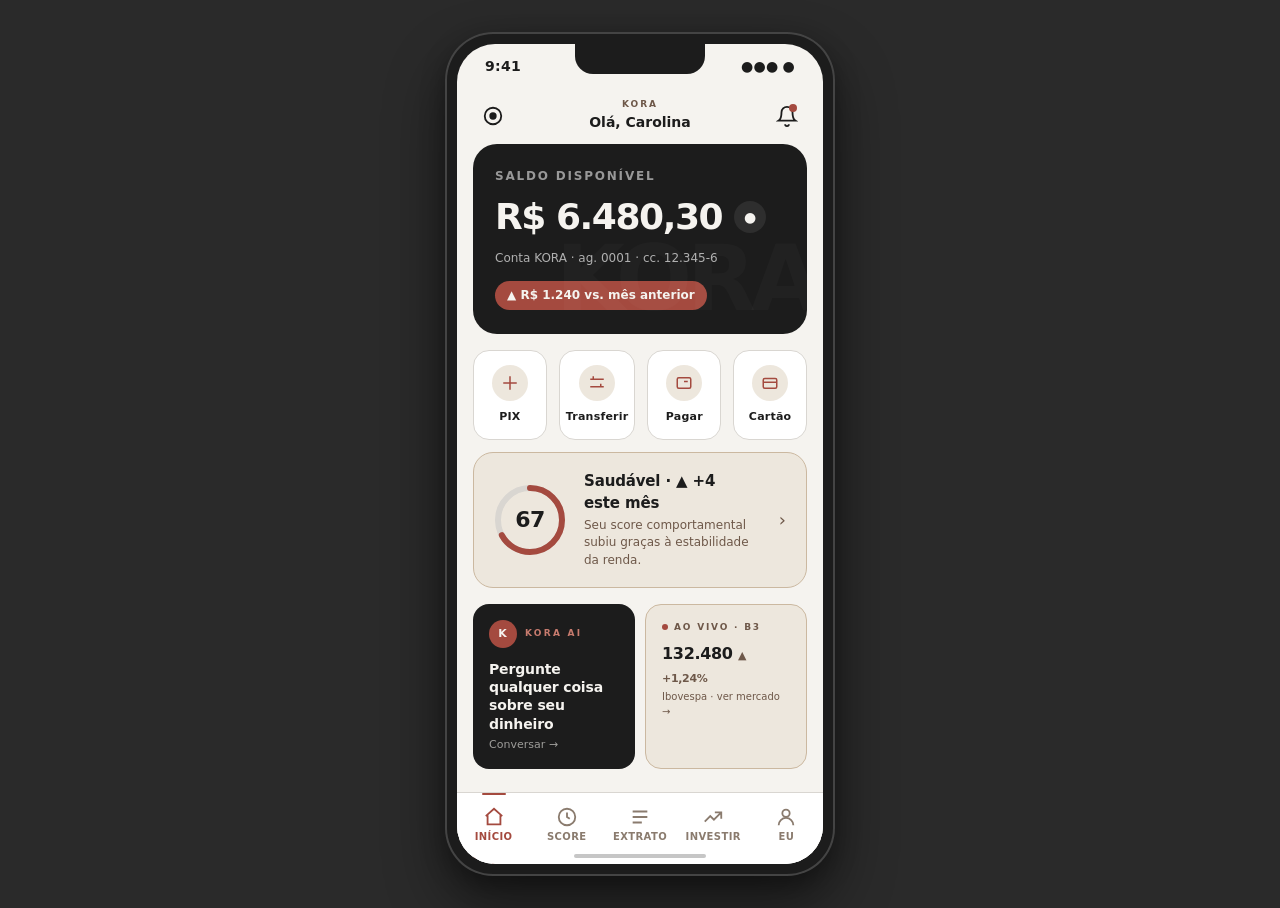
<file: KORA-app/screens/inicio.html>
<!doctype html>
<html lang="pt-BR">
<head>
  <meta charset="utf-8">
  <meta name="viewport" content="width=device-width, initial-scale=1, viewport-fit=cover">
  <title>Início — KORA</title>
  <link rel="stylesheet" href="../assets/css/app.css">
</head>
<body>

<div class="device">
  <div class="device__screen">

    <!-- Status bar -->
    <div class="status-bar">
      <span>9:41</span>
      <span class="status-bar__icons"><span>●●●</span> <span>●</span></span>
    </div>

    <!-- App bar -->
    <header class="appbar">
      <button class="appbar__btn" aria-label="Menu">
        <svg viewBox="0 0 24 24" fill="none" stroke="currentColor" stroke-width="2"><circle cx="12" cy="12" r="9"/><circle cx="12" cy="12" r="3" fill="currentColor"/></svg>
      </button>
      <div style="text-align:center">
        <div class="eyebrow eyebrow--muted" style="font-size:9px">KORA</div>
        <div style="font-weight:800; font-size:14px; margin-top:1px">Olá, Carolina</div>
      </div>
      <button class="appbar__btn" aria-label="Notificações" style="position:relative">
        <svg viewBox="0 0 24 24" fill="none" stroke="currentColor" stroke-width="2"><path d="M6 8a6 6 0 0 1 12 0c0 7 3 9 3 9H3s3-2 3-9"/><path d="M10 21a2 2 0 0 0 4 0"/></svg>
        <span style="position:absolute; top:8px; right:10px; width:8px; height:8px; background:var(--accent); border-radius:50%"></span>
      </button>
    </header>

    <!-- Conteúdo -->
    <div class="screen">

      <!-- Saldo hero -->
      <div class="hero-balance">
        <div class="hero-balance__label">Saldo disponível</div>
        <div class="hero-balance__amount">
          <span class="hero-balance__amount-value" data-value="R$ 6.480,30">R$ 6.480,30</span>
          <button class="hero-balance__eye" aria-label="Ocultar saldo">●</button>
        </div>
        <div class="hero-balance__sub">Conta KORA · ag. 0001 · cc. 12.345-6</div>
        <div class="hero-balance__delta">▲ R$ 1.240 vs. mês anterior</div>
      </div>

      <!-- Quick actions -->
      <div class="quick-actions">
        <a class="qa" href="#">
          <div class="qa__icon">
            <svg viewBox="0 0 24 24" fill="none" stroke="currentColor" stroke-width="2"><path d="M12 3v18M3 12h18"/></svg>
          </div>
          <span class="qa__label">PIX</span>
        </a>
        <a class="qa" href="#">
          <div class="qa__icon">
            <svg viewBox="0 0 24 24" fill="none" stroke="currentColor" stroke-width="2"><path d="M3 7h18M7 3v4M3 17h18M17 13v4"/></svg>
          </div>
          <span class="qa__label">Transferir</span>
        </a>
        <a class="qa" href="#">
          <div class="qa__icon">
            <svg viewBox="0 0 24 24" fill="none" stroke="currentColor" stroke-width="2"><rect x="3" y="5" width="18" height="14" rx="2"/><path d="M7 10h.01M12 10h5"/></svg>
          </div>
          <span class="qa__label">Pagar</span>
        </a>
        <a class="qa" href="cartao.html">
          <div class="qa__icon">
            <svg viewBox="0 0 24 24" fill="none" stroke="currentColor" stroke-width="2"><rect x="3" y="6" width="18" height="13" rx="2"/><path d="M3 11h18"/></svg>
          </div>
          <span class="qa__label">Cartão</span>
        </a>
      </div>

      <!-- Score mini -->
      <a href="score.html" class="score-mini" style="text-decoration:none; color:inherit">
        <div class="score-mini__ring" data-value="67"></div>
        <div class="score-mini__body">
          <div class="score-mini__title">Saudável · ▲ +4 este mês</div>
          <div class="score-mini__subtitle">
            Seu score comportamental subiu graças à estabilidade da renda.
          </div>
        </div>
        <span class="chev">›</span>
      </a>

      <!-- Banner duplo: KORA AI + Mercado -->
      <div style="display:grid; grid-template-columns: 1fr 1fr; gap: 10px; padding: 0 16px 12px">
        <a href="ia.html" style="text-decoration:none; color:inherit; background: var(--kora-black); color: var(--bg); border-radius: 16px; padding: 16px; position: relative; overflow: hidden">
          <div style="display:flex; align-items:center; gap:8px">
            <div style="width: 28px; height: 28px; border-radius: 50%; background: var(--accent); display: grid; place-items: center; font-weight: 800; font-size: 11px; letter-spacing: .1em">K</div>
            <div style="font-size: 9px; letter-spacing: .25em; text-transform: uppercase; color: var(--accent-soft); font-weight: 700">KORA AI</div>
          </div>
          <div style="font-weight: 800; font-size: 14px; margin-top: 12px; letter-spacing: -.01em; line-height: 1.3">Pergunte qualquer coisa sobre seu dinheiro</div>
          <div style="font-size: 11px; color: rgba(245,243,239,.6); margin-top: 4px">Conversar →</div>
        </a>
        <a href="mercado.html" style="text-decoration:none; color:inherit; background: var(--bg-warm); border: 1px solid var(--warm); border-radius: 16px; padding: 16px; position: relative">
          <div style="display:flex; align-items:center; gap:6px">
            <span style="display: inline-block; width: 6px; height: 6px; border-radius: 50%; background: var(--accent); animation: pulse-dot 1.4s infinite"></span>
            <div style="font-size: 9px; letter-spacing: .2em; text-transform: uppercase; color: var(--kora-brown); font-weight: 700">AO VIVO · B3</div>
          </div>
          <div style="font-weight: 800; font-size: 16px; margin-top: 8px; letter-spacing: -.02em">132.480 <span style="font-size: 11px; color: var(--kora-brown); font-weight: 700">▲ +1,24%</span></div>
          <div style="font-size: 10px; color: var(--fg-muted); margin-top: 2px">Ibovespa · ver mercado →</div>
        </a>
      </div>
      <style>
        @keyframes pulse-dot {
          0%, 100% { opacity: 1; transform: scale(1); }
          50% { opacity: .35; transform: scale(.7); }
        }
      </style>

      <!-- Insights -->
      <div class="section-h">
        <div class="section-h__title">Insights de hoje</div>
        <a class="section-h__action" href="insights.html">Ver todos</a>
      </div>

      <article class="insight insight--alert">
        <div class="insight__icon">!</div>
        <div>
          <div class="insight__title">Lazer 98% acima da média</div>
          <div class="insight__body">
            R$ 890 este mês — comprometeu sua disciplina em 12 pontos.
          </div>
        </div>
      </article>

      <article class="insight">
        <div class="insight__icon">⚠</div>
        <div>
          <div class="insight__title">Saldo crítico em 22 dias</div>
          <div class="insight__body">
            No ritmo atual, projeção indica saldo &lt; R$ 500 no fim de maio.
          </div>
        </div>
      </article>

      <article class="insight insight--positive">
        <div class="insight__icon">○</div>
        <div>
          <div class="insight__title">Você pode economizar R$ 420</div>
          <div class="insight__body">
            3 assinaturas com baixa utilização foram identificadas.
          </div>
        </div>
      </article>

      <!-- Transações -->
      <div class="section-h">
        <div class="section-h__title">Movimentação</div>
        <a class="section-h__action" href="extrato.html">Ver extrato</a>
      </div>

      <div class="tx-group">
        <div class="tx-group__date">Hoje</div>
        <a href="transacao.html" class="tx" style="text-decoration:none; color:inherit">
          <div class="tx__icon tx__icon--out">M</div>
          <div class="tx__body">
            <div class="tx__desc">Mercado Bom Preço</div>
            <div class="tx__meta">14:22 · Alimentação · IA 94%</div>
          </div>
          <div class="tx__amount tx__amount--neg">− R$ 89,90</div>
        </a>
        <a href="transacao.html" class="tx" style="text-decoration:none; color:inherit">
          <div class="tx__icon tx__icon--out">U</div>
          <div class="tx__body">
            <div class="tx__desc">Uber — viagem</div>
            <div class="tx__meta">11:08 · Transporte</div>
          </div>
          <div class="tx__amount tx__amount--neg">− R$ 22,40</div>
        </a>

        <div class="tx-group__date">Ontem</div>
        <a href="transacao.html" class="tx" style="text-decoration:none; color:inherit">
          <div class="tx__icon tx__icon--out">A</div>
          <div class="tx__body">
            <div class="tx__desc">Restaurante Aoyama</div>
            <div class="tx__meta">19:30 · Lazer · IA 83%</div>
          </div>
          <div class="tx__amount tx__amount--neg">− R$ 148,00</div>
        </a>
        <a href="transacao.html" class="tx" style="text-decoration:none; color:inherit">
          <div class="tx__icon tx__icon--in">$</div>
          <div class="tx__body">
            <div class="tx__desc">Salário — Empresa X</div>
            <div class="tx__meta">09:00 · Renda</div>
          </div>
          <div class="tx__amount tx__amount--pos">+ R$ 6.200,00</div>
        </a>
      </div>

    </div>

    <!-- Tab bar -->
    <nav class="tabbar">
      <a class="tab is-active" href="inicio.html">
        <svg viewBox="0 0 24 24" fill="none" stroke="currentColor" stroke-width="2"><path d="M3 11l9-8 9 8M5 10v10h14V10"/></svg>
        <span>Início</span>
      </a>
      <a class="tab" href="score.html">
        <svg viewBox="0 0 24 24" fill="none" stroke="currentColor" stroke-width="2"><circle cx="12" cy="12" r="9"/><path d="M12 7v5l3 2"/></svg>
        <span>Score</span>
      </a>
      <a class="tab" href="extrato.html">
        <svg viewBox="0 0 24 24" fill="none" stroke="currentColor" stroke-width="2"><path d="M4 6h16M4 12h16M4 18h10"/></svg>
        <span>Extrato</span>
      </a>
      <a class="tab" href="investir.html">
        <svg viewBox="0 0 24 24" fill="none" stroke="currentColor" stroke-width="2"><path d="M3 17l6-6 4 4 8-8M14 7h7v7"/></svg>
        <span>Investir</span>
      </a>
      <a class="tab" href="perfil.html">
        <svg viewBox="0 0 24 24" fill="none" stroke="currentColor" stroke-width="2"><circle cx="12" cy="8" r="4"/><path d="M4 21c0-4.4 3.6-8 8-8s8 3.6 8 8"/></svg>
        <span>Eu</span>
      </a>
    </nav>

  </div>
</div>

<script src="../assets/js/app.js"></script>
</body>
</html>
</file>
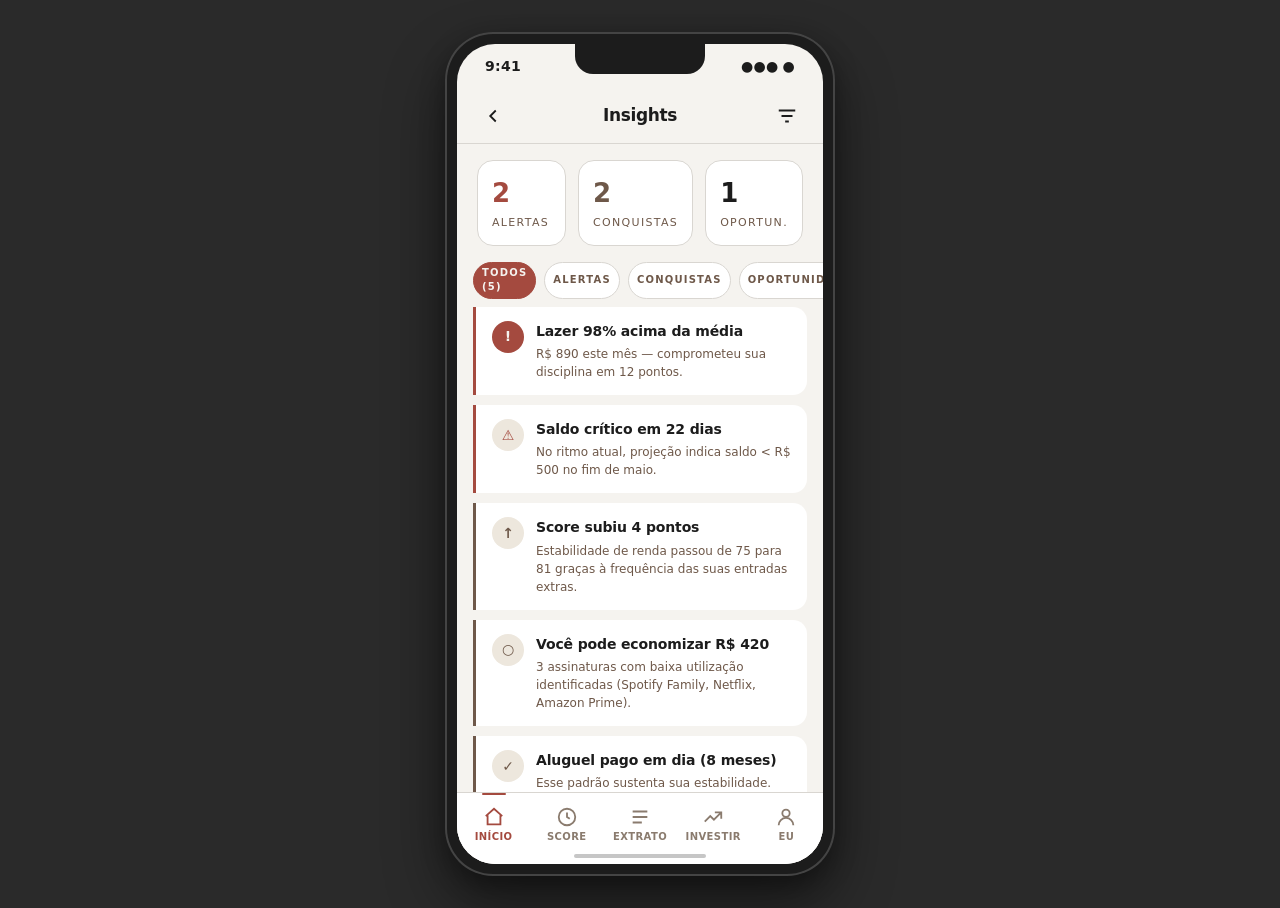
<file: KORA-app/screens/insights.html>
<!doctype html>
<html lang="pt-BR">
<head>
  <meta charset="utf-8">
  <meta name="viewport" content="width=device-width, initial-scale=1, viewport-fit=cover">
  <title>Insights — KORA</title>
  <link rel="stylesheet" href="../assets/css/app.css">
</head>
<body>

<div class="device">
  <div class="device__screen">

    <div class="status-bar">
      <span>9:41</span>
      <span class="status-bar__icons"><span>●●●</span> <span>●</span></span>
    </div>

    <header class="appbar appbar--bordered">
      <a class="appbar__btn" href="inicio.html" aria-label="Voltar">
        <svg viewBox="0 0 24 24" fill="none" stroke="currentColor" stroke-width="2"><path d="M15 6l-6 6 6 6"/></svg>
      </a>
      <div class="appbar__title">Insights</div>
      <button class="appbar__btn" aria-label="Filtrar">
        <svg viewBox="0 0 24 24" fill="none" stroke="currentColor" stroke-width="2"><path d="M3 6h18M6 12h12M10 18h4"/></svg>
      </button>
    </header>

    <div class="screen">

      <!-- Resumo -->
      <div style="padding: 16px 20px 8px">
        <div class="row" style="gap: 12px">
          <div class="card" style="margin: 0; flex: 1; padding: 14px">
            <div style="font-size: 26px; font-weight: 800; color: var(--accent); letter-spacing: -.04em">2</div>
            <div class="muted" style="font-size: 11px; letter-spacing: .12em; text-transform: uppercase; margin-top: 2px">Alertas</div>
          </div>
          <div class="card" style="margin: 0; flex: 1; padding: 14px">
            <div style="font-size: 26px; font-weight: 800; color: var(--kora-brown); letter-spacing: -.04em">2</div>
            <div class="muted" style="font-size: 11px; letter-spacing: .12em; text-transform: uppercase; margin-top: 2px">Conquistas</div>
          </div>
          <div class="card" style="margin: 0; flex: 1; padding: 14px">
            <div style="font-size: 26px; font-weight: 800; letter-spacing: -.04em">1</div>
            <div class="muted" style="font-size: 11px; letter-spacing: .12em; text-transform: uppercase; margin-top: 2px">Oportun.</div>
          </div>
        </div>
      </div>

      <!-- Filtros chip -->
      <div style="padding: 8px 16px 8px; display:flex; gap:8px; overflow-x:auto">
        <span class="badge badge--accent">Todos (5)</span>
        <span class="badge">Alertas</span>
        <span class="badge">Conquistas</span>
        <span class="badge">Oportunidades</span>
      </div>

      <!-- Lista -->
      <article class="insight insight--alert">
        <div class="insight__icon">!</div>
        <div>
          <div class="insight__title">Lazer 98% acima da média</div>
          <div class="insight__body">
            R$ 890 este mês — comprometeu sua disciplina em 12 pontos.
          </div>
        </div>
      </article>

      <article class="insight">
        <div class="insight__icon">⚠</div>
        <div>
          <div class="insight__title">Saldo crítico em 22 dias</div>
          <div class="insight__body">
            No ritmo atual, projeção indica saldo &lt; R$ 500 no fim de maio.
          </div>
        </div>
      </article>

      <article class="insight insight--positive">
        <div class="insight__icon">↑</div>
        <div>
          <div class="insight__title">Score subiu 4 pontos</div>
          <div class="insight__body">
            Estabilidade de renda passou de 75 para 81 graças à frequência das suas entradas extras.
          </div>
        </div>
      </article>

      <article class="insight insight--positive">
        <div class="insight__icon">○</div>
        <div>
          <div class="insight__title">Você pode economizar R$ 420</div>
          <div class="insight__body">
            3 assinaturas com baixa utilização identificadas (Spotify Family, Netflix, Amazon Prime).
          </div>
        </div>
      </article>

      <article class="insight insight--positive">
        <div class="insight__icon">✓</div>
        <div>
          <div class="insight__title">Aluguel pago em dia (8 meses)</div>
          <div class="insight__body">
            Esse padrão sustenta sua estabilidade. Pagamentos regulares são um dos maiores pesos do pilar Disciplina.
          </div>
        </div>
      </article>

      <!-- Como funciona -->
      <div class="section-h">
        <div class="section-h__title">Como geramos insights</div>
      </div>
      <div class="card card--ghost" style="background: var(--bg-warm); border-color: var(--warm)">
        <p class="muted" style="font-size:12px; line-height:1.6; margin: 0">
          Cada insight nasce da combinação de regras determinísticas (ex: “gasto em X
          ultrapassou orçamento em mais de 20%”) e de detecção de anomalias por modelo
          Isolation Forest treinado com seus dados. Antes de chegar a você, o texto é
          revisado por um classificador de tom — para garantir linguagem clara e neutra.
        </p>
      </div>

      <div style="height: 16px"></div>
    </div>

    <nav class="tabbar">
      <a class="tab is-active" href="inicio.html"><svg viewBox="0 0 24 24" fill="none" stroke="currentColor" stroke-width="2"><path d="M3 11l9-8 9 8M5 10v10h14V10"/></svg><span>Início</span></a>
      <a class="tab" href="score.html"><svg viewBox="0 0 24 24" fill="none" stroke="currentColor" stroke-width="2"><circle cx="12" cy="12" r="9"/><path d="M12 7v5l3 2"/></svg><span>Score</span></a>
      <a class="tab" href="extrato.html"><svg viewBox="0 0 24 24" fill="none" stroke="currentColor" stroke-width="2"><path d="M4 6h16M4 12h16M4 18h10"/></svg><span>Extrato</span></a>
      <a class="tab" href="investir.html"><svg viewBox="0 0 24 24" fill="none" stroke="currentColor" stroke-width="2"><path d="M3 17l6-6 4 4 8-8M14 7h7v7"/></svg><span>Investir</span></a>
      <a class="tab" href="perfil.html"><svg viewBox="0 0 24 24" fill="none" stroke="currentColor" stroke-width="2"><circle cx="12" cy="8" r="4"/><path d="M4 21c0-4.4 3.6-8 8-8s8 3.6 8 8"/></svg><span>Eu</span></a>
    </nav>

  </div>
</div>

<script src="../assets/js/app.js"></script>
</body>
</html>
</file>
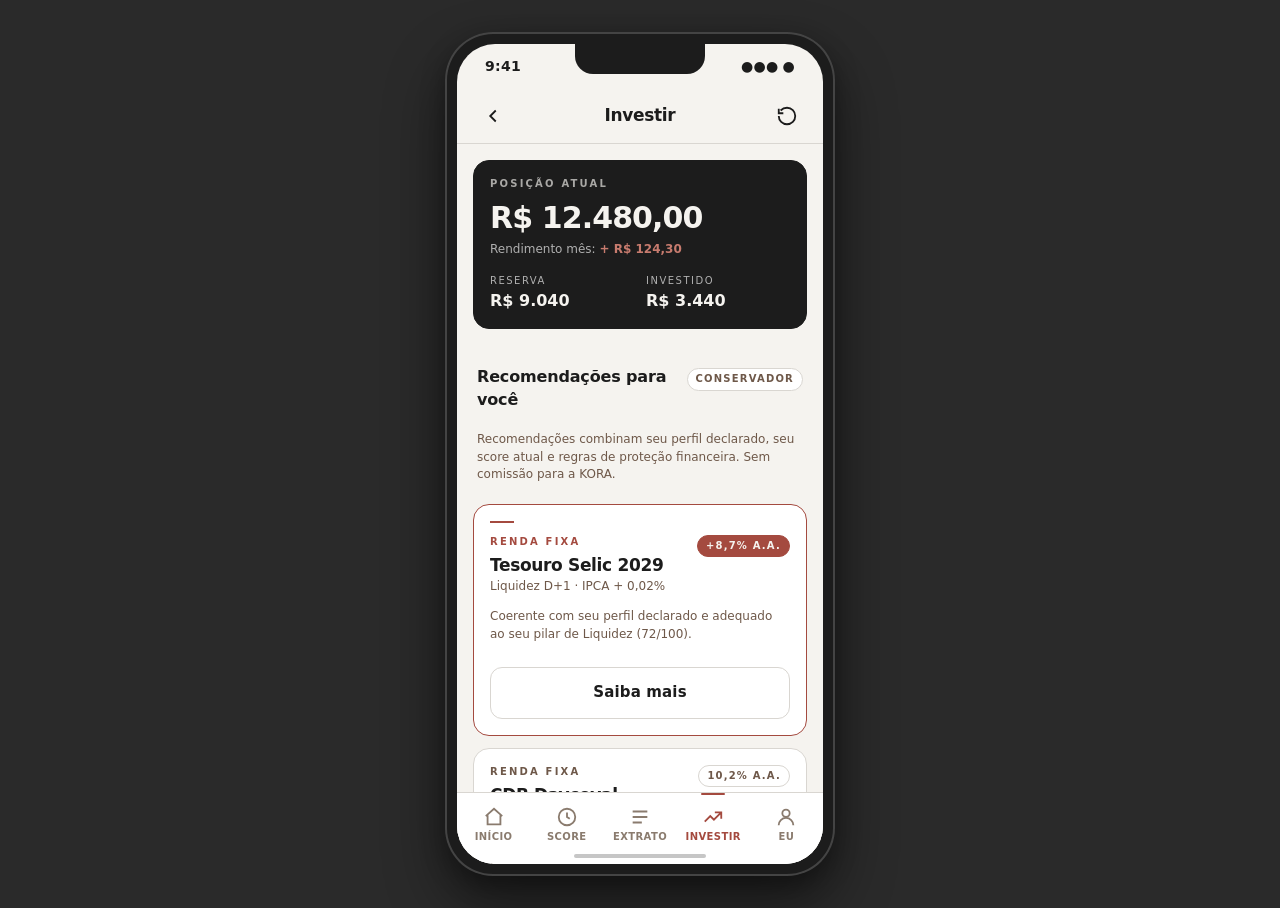
<file: KORA-app/screens/investir.html>
<!doctype html>
<html lang="pt-BR">
<head>
  <meta charset="utf-8">
  <meta name="viewport" content="width=device-width, initial-scale=1, viewport-fit=cover">
  <title>Investir — KORA</title>
  <link rel="stylesheet" href="../assets/css/app.css">
</head>
<body>

<div class="device">
  <div class="device__screen">

    <div class="status-bar">
      <span>9:41</span>
      <span class="status-bar__icons"><span>●●●</span> <span>●</span></span>
    </div>

    <header class="appbar appbar--bordered">
      <a class="appbar__btn" href="inicio.html" aria-label="Voltar">
        <svg viewBox="0 0 24 24" fill="none" stroke="currentColor" stroke-width="2"><path d="M15 6l-6 6 6 6"/></svg>
      </a>
      <div class="appbar__title">Investir</div>
      <button class="appbar__btn" aria-label="Histórico">
        <svg viewBox="0 0 24 24" fill="none" stroke="currentColor" stroke-width="2"><path d="M3 12a9 9 0 1 0 9-9c-3 0-5 1-7 3M3 4v5h5"/></svg>
      </button>
    </header>

    <div class="screen">

      <!-- Posição atual -->
      <div class="card card--dark" style="margin-top: 16px">
        <div class="eyebrow eyebrow--light">Posição atual</div>
        <div style="font-size: 30px; font-weight: 800; letter-spacing: -.03em; margin-top: 4px">R$ 12.480,00</div>
        <div class="muted" style="font-size: 12px; margin-top: 2px">Rendimento mês: <span style="color:var(--accent-soft); font-weight: 700">+ R$ 124,30</span></div>
        <div class="row" style="gap: 12px; margin-top: 16px">
          <div style="flex:1">
            <div class="muted" style="font-size:10px; letter-spacing:.15em; text-transform:uppercase">Reserva</div>
            <div style="font-weight:800; font-size: 16px">R$ 9.040</div>
          </div>
          <div style="flex:1">
            <div class="muted" style="font-size:10px; letter-spacing:.15em; text-transform:uppercase">Investido</div>
            <div style="font-weight:800; font-size: 16px">R$ 3.440</div>
          </div>
        </div>
      </div>

      <!-- Recomendações -->
      <div class="section-h">
        <div class="section-h__title">Recomendações para você</div>
        <span class="badge badge--ghost">Conservador</span>
      </div>
      <p class="muted" style="font-size: 12px; padding: 0 20px 8px">
        Recomendações combinam seu perfil declarado, seu score atual e regras
        de proteção financeira. Sem comissão para a KORA.
      </p>

      <div class="card card--accent">
        <div style="display:flex; justify-content:space-between; align-items:flex-start; gap:12px">
          <div style="flex:1">
            <div class="eyebrow">Renda fixa</div>
            <h3 class="h3" style="margin-top:6px">Tesouro Selic 2029</h3>
            <div class="muted" style="font-size:12px; margin-top:2px">Liquidez D+1 · IPCA + 0,02%</div>
          </div>
          <span class="badge badge--accent">+8,7% a.a.</span>
        </div>
        <p class="muted" style="font-size:12px; margin-top: 12px; line-height: 1.5">
          Coerente com seu perfil declarado e adequado ao seu pilar de Liquidez (72/100).
        </p>
        <button class="btn btn--ghost" style="margin-top: 12px">Saiba mais</button>
      </div>

      <div class="card">
        <div style="display:flex; justify-content:space-between; align-items:flex-start; gap:12px">
          <div style="flex:1">
            <div class="eyebrow eyebrow--muted">Renda fixa</div>
            <h3 class="h3" style="margin-top:6px">CDB Daycoval — 102% CDI</h3>
            <div class="muted" style="font-size:12px; margin-top:2px">Liquidez diária</div>
          </div>
          <span class="badge">10,2% a.a.</span>
        </div>
        <p class="muted" style="font-size:12px; margin-top: 12px; line-height: 1.5">
          Bom para construir reserva de emergência sem comprometer disponibilidade.
        </p>
        <button class="btn btn--ghost" style="margin-top: 12px">Saiba mais</button>
      </div>

      <div class="card">
        <div style="display:flex; justify-content:space-between; align-items:flex-start; gap:12px">
          <div style="flex:1">
            <div class="eyebrow eyebrow--muted">Diversificação</div>
            <h3 class="h3" style="margin-top:6px">Fundo DI Multimercado</h3>
            <div class="muted" style="font-size:12px; margin-top:2px">Após robustecer reserva</div>
          </div>
          <span class="badge">11,5% a.a.</span>
        </div>
        <p class="muted" style="font-size:12px; margin-top: 12px; line-height: 1.5">
          Pequeno espaço para diversificação no momento certo do seu plano.
        </p>
        <button class="btn btn--ghost" style="margin-top: 12px">Saiba mais</button>
      </div>

      <!-- Forecast preview -->
      <div class="section-h">
        <div class="section-h__title">Seu saldo projetado</div>
        <a class="section-h__action" href="previsao.html">Ver completo</a>
      </div>
      <div class="card">
        <div class="row-between mb-2">
          <div>
            <div class="muted" style="font-size:11px; letter-spacing:.15em; text-transform:uppercase">Em 30 dias</div>
            <div style="font-weight:800; font-size: 22px; letter-spacing:-.02em; color: var(--accent)">R$ 5.120</div>
          </div>
          <span class="badge">Tendência ▼</span>
        </div>
        <div id="forecast"></div>
      </div>

      <div style="height: 16px"></div>
    </div>

    <nav class="tabbar">
      <a class="tab" href="inicio.html"><svg viewBox="0 0 24 24" fill="none" stroke="currentColor" stroke-width="2"><path d="M3 11l9-8 9 8M5 10v10h14V10"/></svg><span>Início</span></a>
      <a class="tab" href="score.html"><svg viewBox="0 0 24 24" fill="none" stroke="currentColor" stroke-width="2"><circle cx="12" cy="12" r="9"/><path d="M12 7v5l3 2"/></svg><span>Score</span></a>
      <a class="tab" href="extrato.html"><svg viewBox="0 0 24 24" fill="none" stroke="currentColor" stroke-width="2"><path d="M4 6h16M4 12h16M4 18h10"/></svg><span>Extrato</span></a>
      <a class="tab is-active" href="investir.html"><svg viewBox="0 0 24 24" fill="none" stroke="currentColor" stroke-width="2"><path d="M3 17l6-6 4 4 8-8M14 7h7v7"/></svg><span>Investir</span></a>
      <a class="tab" href="perfil.html"><svg viewBox="0 0 24 24" fill="none" stroke="currentColor" stroke-width="2"><circle cx="12" cy="8" r="4"/><path d="M4 21c0-4.4 3.6-8 8-8s8 3.6 8 8"/></svg><span>Eu</span></a>
    </nav>

  </div>
</div>

<script src="../assets/js/app.js"></script>
</body>
</html>
</file>
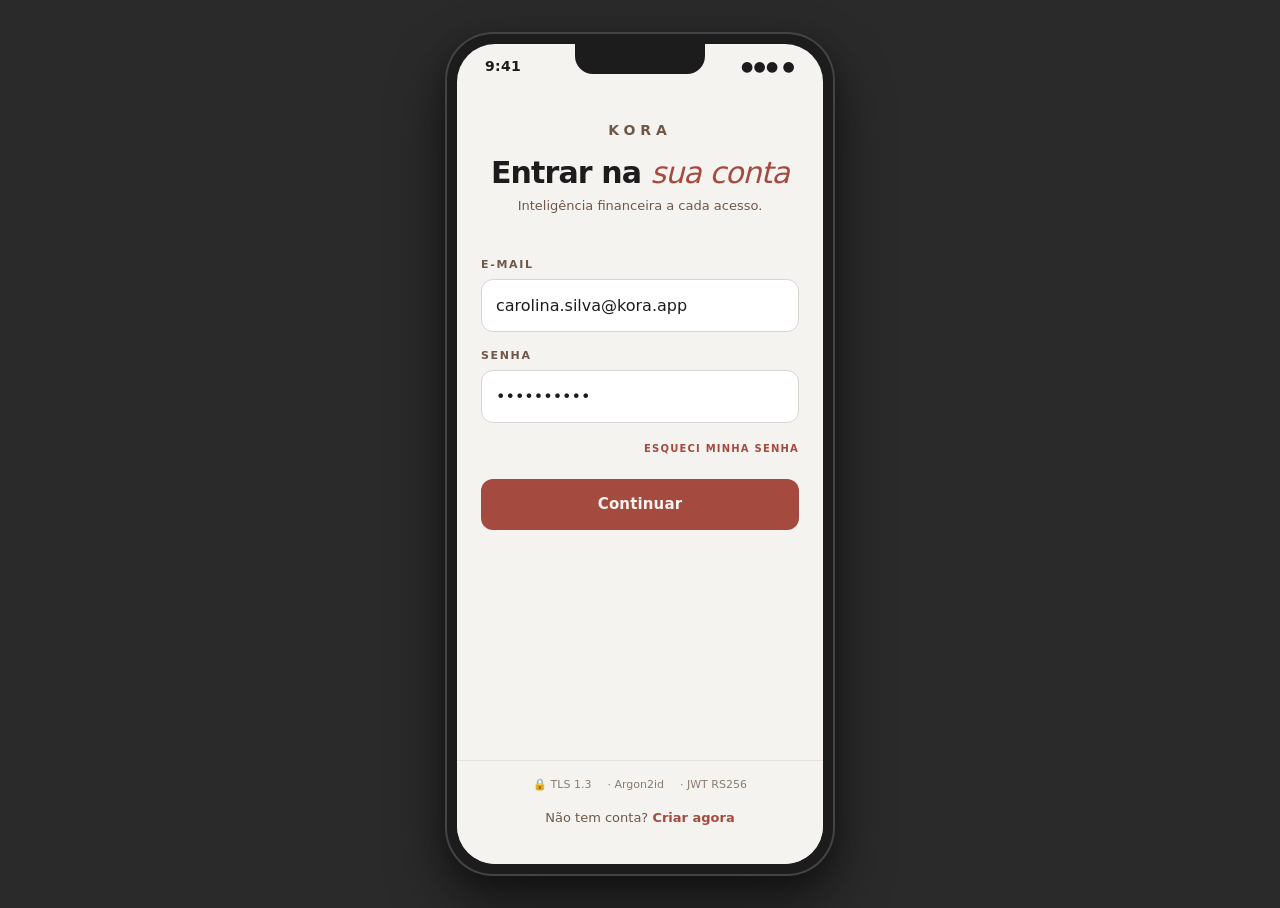
<file: KORA-app/screens/login.html>
<!doctype html>
<html lang="pt-BR">
<head>
  <meta charset="utf-8">
  <meta name="viewport" content="width=device-width, initial-scale=1, viewport-fit=cover">
  <title>Entrar — KORA</title>
  <link rel="stylesheet" href="../assets/css/app.css">
</head>
<body>

<div class="device">
  <div class="device__screen">

    <div class="status-bar">
      <span>9:41</span>
      <span class="status-bar__icons"><span>●●●</span> <span>●</span></span>
    </div>

    <div class="screen screen--no-tab" style="display:flex; flex-direction:column; padding-bottom:20px">

      <!-- Brand block -->
      <div style="padding: 32px 24px 12px; text-align: center">
        <div style="font-size: 14px; letter-spacing: .35em; font-weight: 700; color: var(--fg-muted)">KORA</div>
        <h1 class="h1" style="margin-top: 16px; font-size: 30px">Entrar na <em style="font-style:italic; font-weight:300; color: var(--accent)">sua conta</em></h1>
        <p class="muted txt-sm" style="margin-top: 8px">Inteligência financeira a cada acesso.</p>
      </div>

      <!-- Form -->
      <div style="padding: 16px 24px; flex: 1">
        <div id="login-step">
          <div class="field" style="margin-bottom: 16px">
            <label class="field__label">E-mail</label>
            <input class="input" type="email" placeholder="você@exemplo.com" value="carolina.silva@kora.app">
          </div>
          <div class="field" style="margin-bottom: 12px">
            <label class="field__label">Senha</label>
            <input class="input" type="password" placeholder="••••••••" value="••••••••••">
          </div>
          <div style="text-align: right; margin-bottom: 20px">
            <a class="badge" href="#" style="border:none; background:none; color: var(--accent); padding:0">Esqueci minha senha</a>
          </div>
          <button class="btn btn--primary" onclick="document.getElementById('login-step').classList.add('hidden'); document.getElementById('mfa-step').classList.remove('hidden')">Continuar</button>
        </div>

        <div id="mfa-step" class="hidden">
          <div style="text-align: center; margin-bottom: 24px">
            <div style="width: 56px; height: 56px; border-radius: 50%; background: var(--bg-warm); color: var(--accent); display: grid; place-items: center; margin: 0 auto; font-weight: 800; font-size: 22px">🔒</div>
            <div style="font-weight: 800; font-size: 18px; margin-top: 12px">Verificação MFA</div>
            <p class="muted txt-sm" style="margin-top: 6px">Insira o código de 6 dígitos do seu autenticador.</p>
          </div>
          <div class="field" style="margin-bottom: 20px">
            <input class="input" placeholder="000 000" maxlength="6" inputmode="numeric"
                   style="font-size: 24px; letter-spacing: .5em; text-align: center; font-weight: 800">
          </div>
          <a href="inicio.html" class="btn btn--primary">Entrar</a>
          <div style="text-align: center; margin-top: 16px">
            <a href="#" class="muted" style="font-size: 12px">Não tenho acesso ao código</a>
          </div>
        </div>
      </div>

      <!-- Bottom -->
      <div style="padding: 16px 24px; border-top: 1px solid var(--line-soft)">
        <div class="row" style="gap: 16px; justify-content: center; font-size: 11px; color: var(--fg-subtle); flex-wrap: wrap">
          <span>🔒 TLS 1.3</span>
          <span>· Argon2id</span>
          <span>· JWT RS256</span>
        </div>
        <div style="text-align: center; margin-top: 12px">
          <a class="muted txt-sm" href="#">Não tem conta? <strong style="color: var(--accent)">Criar agora</strong></a>
        </div>
      </div>

    </div>

  </div>
</div>

<script src="../assets/js/app.js"></script>
</body>
</html>
</file>
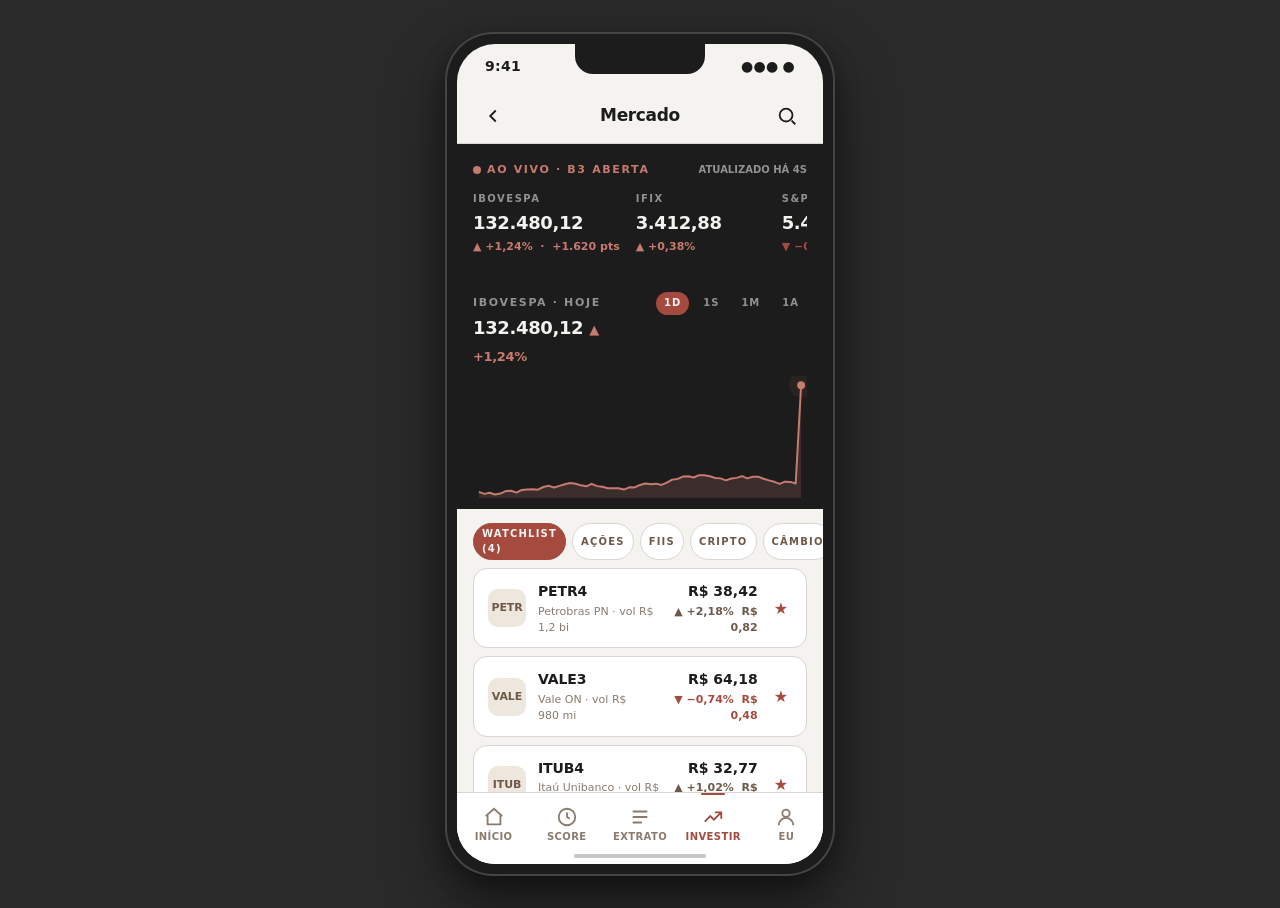
<file: KORA-app/screens/mercado.html>
<!doctype html>
<html lang="pt-BR">
<head>
  <meta charset="utf-8">
  <meta name="viewport" content="width=device-width, initial-scale=1, viewport-fit=cover">
  <title>Mercado — KORA</title>
  <link rel="stylesheet" href="../assets/css/app.css">
  <style>
    /* Estilos específicos do Mercado */
    .mkt-hero {
      background: var(--kora-black);
      color: var(--bg);
      padding: 18px 16px 22px;
    }
    .mkt-status {
      display: inline-flex;
      align-items: center;
      gap: 6px;
      font-size: 11px;
      letter-spacing: .15em;
      text-transform: uppercase;
      color: var(--accent-soft);
      font-weight: 700;
    }
    .mkt-status::before {
      content: "";
      width: 8px; height: 8px;
      border-radius: 50%;
      background: var(--accent-soft);
      animation: pulse 1.6s infinite;
    }
    @keyframes pulse {
      0%, 100% { opacity: 1; transform: scale(1); }
      50% { opacity: .4; transform: scale(.85); }
    }
    .mkt-indices {
      display: flex;
      gap: 16px;
      overflow-x: auto;
      margin-top: 14px;
      padding-bottom: 4px;
    }
    .mkt-indices::-webkit-scrollbar { display: none; }
    .mkt-idx {
      flex-shrink: 0;
      min-width: 130px;
    }
    .mkt-idx__name {
      font-size: 10px;
      letter-spacing: .15em;
      text-transform: uppercase;
      color: rgba(245,243,239,.55);
      font-weight: 700;
    }
    .mkt-idx__value {
      font-size: 18px;
      font-weight: 800;
      letter-spacing: -.02em;
      margin-top: 4px;
      font-variant-numeric: tabular-nums;
    }
    .mkt-idx__delta {
      font-size: 11px;
      font-weight: 700;
      margin-top: 2px;
      font-variant-numeric: tabular-nums;
    }
    .delta-up { color: var(--accent-soft); }
    .delta-up--dark { color: var(--kora-brown); }
    .delta-down { color: var(--accent); }

    .ibov-chart-wrap {
      padding: 12px 16px 6px;
      background: var(--kora-black);
    }
    .ibov-chart-head {
      display: flex;
      justify-content: space-between;
      align-items: baseline;
      margin-bottom: 8px;
    }

    .mkt-tabs {
      display: flex;
      gap: 6px;
      padding: 14px 16px 8px;
      overflow-x: auto;
    }
    .mkt-tabs::-webkit-scrollbar { display: none; }

    .ticker {
      background: var(--bg-alt);
      border: 1px solid var(--line);
      border-radius: 14px;
      padding: 12px 14px;
      margin: 0 16px 8px;
      display: flex;
      align-items: center;
      gap: 12px;
    }
    .ticker__logo {
      width: 38px; height: 38px;
      border-radius: 10px;
      background: var(--bg-warm);
      color: var(--kora-brown);
      display: grid;
      place-items: center;
      font-weight: 800;
      font-size: 11px;
      letter-spacing: -.01em;
      flex-shrink: 0;
    }
    .ticker__body { flex: 1; min-width: 0; }
    .ticker__row {
      display: flex;
      justify-content: space-between;
      align-items: baseline;
      gap: 8px;
    }
    .ticker__name {
      font-weight: 800;
      font-size: 14px;
      letter-spacing: -.01em;
    }
    .ticker__price {
      font-weight: 800;
      font-size: 14px;
      font-variant-numeric: tabular-nums;
    }
    .ticker__sub {
      font-size: 11px;
      color: var(--fg-subtle);
      margin-top: 2px;
    }
    .ticker__delta {
      font-size: 11px;
      font-weight: 700;
      font-variant-numeric: tabular-nums;
      margin-top: 2px;
    }
    .ticker__star {
      color: var(--fg-subtle);
      font-size: 16px;
      cursor: pointer;
      flex-shrink: 0;
      padding: 4px;
    }
    .ticker__star.is-on { color: var(--accent); }

    .live-feed {
      padding: 14px 16px 0;
    }
    .feed-item {
      padding: 10px 0;
      border-top: 1px solid var(--line-soft);
      display: flex;
      gap: 10px;
      align-items: flex-start;
    }
    .feed-item:first-child { border-top: none; }
    .feed-time {
      font-size: 10px;
      letter-spacing: .12em;
      text-transform: uppercase;
      color: var(--fg-subtle);
      font-weight: 700;
      width: 56px;
      flex-shrink: 0;
      padding-top: 1px;
    }
    .feed-body {
      flex: 1;
      font-size: 12px;
      color: var(--fg);
      line-height: 1.5;
    }
    .feed-tag {
      display: inline-block;
      padding: 2px 6px;
      background: var(--bg-warm);
      border-radius: 4px;
      font-size: 10px;
      font-weight: 700;
      color: var(--kora-brown);
      letter-spacing: .05em;
      margin-right: 4px;
    }
    .feed-tag--alert {
      background: var(--accent);
      color: var(--bg);
    }
  </style>
</head>
<body>

<div class="device">
  <div class="device__screen">

    <div class="status-bar">
      <span>9:41</span>
      <span class="status-bar__icons"><span>●●●</span> <span>●</span></span>
    </div>

    <header class="appbar appbar--bordered">
      <a class="appbar__btn" href="inicio.html" aria-label="Voltar">
        <svg viewBox="0 0 24 24" fill="none" stroke="currentColor" stroke-width="2"><path d="M15 6l-6 6 6 6"/></svg>
      </a>
      <div class="appbar__title">Mercado</div>
      <button class="appbar__btn" aria-label="Buscar">
        <svg viewBox="0 0 24 24" fill="none" stroke="currentColor" stroke-width="2"><circle cx="11" cy="11" r="7"/><path d="M21 21l-4-4"/></svg>
      </button>
    </header>

    <div class="screen">

      <!-- HERO: Status + Índices -->
      <div class="mkt-hero">
        <div style="display:flex; justify-content:space-between; align-items:center">
          <div class="mkt-status" id="mkt-status">AO VIVO · B3 ABERTA</div>
          <div style="font-size: 10px; color: rgba(245,243,239,.55); font-weight: 700">
            ATUALIZADO HÁ <span id="updated-secs">3</span>S
          </div>
        </div>

        <div class="mkt-indices">
          <div class="mkt-idx">
            <div class="mkt-idx__name">IBOVESPA</div>
            <div class="mkt-idx__value">132.480,12</div>
            <div class="mkt-idx__delta delta-up">▲ +1,24% &nbsp;·&nbsp; +1.620 pts</div>
          </div>
          <div class="mkt-idx">
            <div class="mkt-idx__name">IFIX</div>
            <div class="mkt-idx__value">3.412,88</div>
            <div class="mkt-idx__delta delta-up">▲ +0,38%</div>
          </div>
          <div class="mkt-idx">
            <div class="mkt-idx__name">S&amp;P 500</div>
            <div class="mkt-idx__value">5.412,33</div>
            <div class="mkt-idx__delta delta-down">▼ −0,42%</div>
          </div>
          <div class="mkt-idx">
            <div class="mkt-idx__name">USD / BRL</div>
            <div class="mkt-idx__value">R$ 4,98</div>
            <div class="mkt-idx__delta delta-down">▼ −0,15%</div>
          </div>
          <div class="mkt-idx">
            <div class="mkt-idx__name">SELIC</div>
            <div class="mkt-idx__value">10,75%</div>
            <div class="mkt-idx__delta" style="color: rgba(245,243,239,.5)">— estável</div>
          </div>
        </div>
      </div>

      <!-- Gráfico Ibovespa -->
      <div class="ibov-chart-wrap">
        <div class="ibov-chart-head">
          <div>
            <div style="font-size:11px; letter-spacing:.15em; text-transform:uppercase; color:rgba(245,243,239,.55); font-weight:700">IBOVESPA · HOJE</div>
            <div style="font-weight:800; font-size:18px; color:var(--bg); letter-spacing:-.02em; margin-top:4px">132.480,12 <span class="delta-up" style="font-size:13px">▲ +1,24%</span></div>
          </div>
          <div style="display:flex; gap:6px">
            <span style="font-size:10px; padding:4px 8px; background:var(--accent); color:var(--bg); border-radius:99px; font-weight:700; letter-spacing:.1em">1D</span>
            <span style="font-size:10px; padding:4px 8px; color:rgba(245,243,239,.55); font-weight:700; letter-spacing:.1em">1S</span>
            <span style="font-size:10px; padding:4px 8px; color:rgba(245,243,239,.55); font-weight:700; letter-spacing:.1em">1M</span>
            <span style="font-size:10px; padding:4px 8px; color:rgba(245,243,239,.55); font-weight:700; letter-spacing:.1em">1A</span>
          </div>
        </div>
        <div id="ibov-chart"></div>
      </div>

      <!-- TABS -->
      <div class="mkt-tabs">
        <span class="badge badge--accent">Watchlist (4)</span>
        <span class="badge">Ações</span>
        <span class="badge">FIIs</span>
        <span class="badge">Cripto</span>
        <span class="badge">Câmbio</span>
        <span class="badge">Renda fixa</span>
      </div>

      <!-- Tickers -->
      <div class="ticker">
        <div class="ticker__logo">PETR</div>
        <div class="ticker__body">
          <div class="ticker__row">
            <div>
              <div class="ticker__name">PETR4</div>
              <div class="ticker__sub">Petrobras PN · vol R$ 1,2 bi</div>
            </div>
            <div style="text-align:right">
              <div class="ticker__price">R$ 38,42</div>
              <div class="ticker__delta delta-up--dark">▲ +2,18% &nbsp;R$ 0,82</div>
            </div>
          </div>
        </div>
        <span class="ticker__star is-on" data-tg="star">★</span>
      </div>

      <div class="ticker">
        <div class="ticker__logo">VALE</div>
        <div class="ticker__body">
          <div class="ticker__row">
            <div>
              <div class="ticker__name">VALE3</div>
              <div class="ticker__sub">Vale ON · vol R$ 980 mi</div>
            </div>
            <div style="text-align:right">
              <div class="ticker__price">R$ 64,18</div>
              <div class="ticker__delta delta-down">▼ −0,74% &nbsp;R$ 0,48</div>
            </div>
          </div>
        </div>
        <span class="ticker__star is-on" data-tg="star">★</span>
      </div>

      <div class="ticker">
        <div class="ticker__logo">ITUB</div>
        <div class="ticker__body">
          <div class="ticker__row">
            <div>
              <div class="ticker__name">ITUB4</div>
              <div class="ticker__sub">Itaú Unibanco · vol R$ 850 mi</div>
            </div>
            <div style="text-align:right">
              <div class="ticker__price">R$ 32,77</div>
              <div class="ticker__delta delta-up--dark">▲ +1,02% &nbsp;R$ 0,33</div>
            </div>
          </div>
        </div>
        <span class="ticker__star is-on" data-tg="star">★</span>
      </div>

      <div class="ticker">
        <div class="ticker__logo">MGLU</div>
        <div class="ticker__body">
          <div class="ticker__row">
            <div>
              <div class="ticker__name">MGLU3</div>
              <div class="ticker__sub">Magazine Luiza · vol R$ 240 mi</div>
            </div>
            <div style="text-align:right">
              <div class="ticker__price">R$ 8,04</div>
              <div class="ticker__delta delta-down">▼ −3,12% &nbsp;R$ 0,26</div>
            </div>
          </div>
        </div>
        <span class="ticker__star is-on" data-tg="star">★</span>
      </div>

      <!-- Outros -->
      <div class="section-h">
        <div class="section-h__title">Em alta hoje</div>
        <span class="badge badge--ghost">B3</span>
      </div>

      <div class="ticker">
        <div class="ticker__logo">EMBR</div>
        <div class="ticker__body">
          <div class="ticker__row">
            <div>
              <div class="ticker__name">EMBR3</div>
              <div class="ticker__sub">Embraer ON</div>
            </div>
            <div style="text-align:right">
              <div class="ticker__price">R$ 42,18</div>
              <div class="ticker__delta delta-up--dark">▲ +5,82%</div>
            </div>
          </div>
        </div>
        <span class="ticker__star" data-tg="star">☆</span>
      </div>

      <div class="ticker">
        <div class="ticker__logo">BTC</div>
        <div class="ticker__body">
          <div class="ticker__row">
            <div>
              <div class="ticker__name">Bitcoin</div>
              <div class="ticker__sub">BTC / BRL · 24h</div>
            </div>
            <div style="text-align:right">
              <div class="ticker__price">R$ 358.420</div>
              <div class="ticker__delta delta-up--dark">▲ +2,94%</div>
            </div>
          </div>
        </div>
        <span class="ticker__star" data-tg="star">☆</span>
      </div>

      <div class="ticker">
        <div class="ticker__logo">HGLG</div>
        <div class="ticker__body">
          <div class="ticker__row">
            <div>
              <div class="ticker__name">HGLG11</div>
              <div class="ticker__sub">CSHG Logística · FII</div>
            </div>
            <div style="text-align:right">
              <div class="ticker__price">R$ 158,90</div>
              <div class="ticker__delta delta-up--dark">▲ +1,42%</div>
            </div>
          </div>
        </div>
        <span class="ticker__star" data-tg="star">☆</span>
      </div>

      <!-- Live feed -->
      <div class="section-h">
        <div class="section-h__title">Feed ao vivo</div>
        <span class="badge badge--ghost">10s atrás</span>
      </div>

      <div class="card" style="padding: 0">
        <div class="live-feed">
          <div class="feed-item">
            <div class="feed-time">09:41</div>
            <div class="feed-body">
              <span class="feed-tag feed-tag--alert">ALERTA</span>
              Ibov rompe resistência de 132 mil pontos puxado por Petrobras (+2,18%) e siderúrgicas.
            </div>
          </div>
          <div class="feed-item">
            <div class="feed-time">09:38</div>
            <div class="feed-body">
              <span class="feed-tag">B3</span>
              Volume da manhã 18% acima da média móvel de 20 dias.
            </div>
          </div>
          <div class="feed-item">
            <div class="feed-time">09:32</div>
            <div class="feed-body">
              <span class="feed-tag">USA</span>
              Futuros do S&amp;P sinalizam abertura levemente negativa em Nova York.
            </div>
          </div>
          <div class="feed-item">
            <div class="feed-time">09:28</div>
            <div class="feed-body">
              <span class="feed-tag">CRIPTO</span>
              Bitcoin ultrapassa R$ 358 mil pela primeira vez desde fevereiro.
            </div>
          </div>
          <div class="feed-item">
            <div class="feed-time">09:15</div>
            <div class="feed-body">
              <span class="feed-tag">FIIs</span>
              IFIX sustenta alta após Copom manter Selic em 10,75%.
            </div>
          </div>
        </div>
      </div>

      <!-- Análise da KORA -->
      <article class="insight insight--positive" style="margin-top: 16px">
        <div class="insight__icon">K</div>
        <div>
          <div class="insight__title">Análise da KORA</div>
          <div class="insight__body">
            Considerando seu perfil <strong>conservador</strong> e o momento de alta da bolsa,
            recomendamos <strong>não</strong> aumentar exposição em ações neste momento. Mantenha o foco
            em renda fixa para reforçar reserva.
            <a href="ia.html" style="display:block; margin-top:8px; color:var(--accent); font-weight:800">Conversar com a KORA →</a>
          </div>
        </div>
      </article>

      <div style="height: 16px"></div>
    </div>

    <nav class="tabbar">
      <a class="tab" href="inicio.html"><svg viewBox="0 0 24 24" fill="none" stroke="currentColor" stroke-width="2"><path d="M3 11l9-8 9 8M5 10v10h14V10"/></svg><span>Início</span></a>
      <a class="tab" href="score.html"><svg viewBox="0 0 24 24" fill="none" stroke="currentColor" stroke-width="2"><circle cx="12" cy="12" r="9"/><path d="M12 7v5l3 2"/></svg><span>Score</span></a>
      <a class="tab" href="extrato.html"><svg viewBox="0 0 24 24" fill="none" stroke="currentColor" stroke-width="2"><path d="M4 6h16M4 12h16M4 18h10"/></svg><span>Extrato</span></a>
      <a class="tab is-active" href="investir.html"><svg viewBox="0 0 24 24" fill="none" stroke="currentColor" stroke-width="2"><path d="M3 17l6-6 4 4 8-8M14 7h7v7"/></svg><span>Investir</span></a>
      <a class="tab" href="perfil.html"><svg viewBox="0 0 24 24" fill="none" stroke="currentColor" stroke-width="2"><circle cx="12" cy="8" r="4"/><path d="M4 21c0-4.4 3.6-8 8-8s8 3.6 8 8"/></svg><span>Eu</span></a>
    </nav>

  </div>
</div>

<script>
  // Contador de "atualizado há X segundos"
  let secs = 3;
  const el = document.getElementById('updated-secs');
  setInterval(() => {
    secs = (secs + 1) % 60;
    el.textContent = secs;
  }, 1000);

  // Toggle estrela
  document.querySelectorAll('[data-tg="star"]').forEach(s => {
    s.addEventListener('click', () => {
      s.classList.toggle('is-on');
      s.textContent = s.classList.contains('is-on') ? '★' : '☆';
    });
  });

  // Mini gráfico Ibov ao vivo
  function drawIbov() {
    const root = document.getElementById('ibov-chart');
    if (!root) return;
    const W = 340, H = 130, PAD = 6;
    const pts = [];
    let v = 130860;
    for (let i = 0; i < 60; i++) {
      v += (Math.random() - 0.45) * 80;
      pts.push(v);
    }
    pts.push(132480);
    const minY = Math.min(...pts) - 50;
    const maxY = Math.max(...pts) + 50;
    const sx = i => PAD + (i / (pts.length - 1)) * (W - 2 * PAD);
    const sy = v => H - PAD - ((v - minY)/(maxY - minY)) * (H - 2 * PAD);
    const path = pts.map((p, i) => `${i === 0 ? 'M' : 'L'} ${sx(i).toFixed(1)} ${sy(p).toFixed(1)}`).join(' ');
    const lastX = sx(pts.length - 1);
    const lastY = sy(pts[pts.length - 1]);
    root.innerHTML = `
      <svg viewBox="0 0 ${W} ${H}" width="100%" preserveAspectRatio="none">
        <path d="${path} L ${lastX} ${H - PAD} L ${PAD} ${H - PAD} Z" fill="rgba(199,123,110,.18)"/>
        <path d="${path}" fill="none" stroke="#C77B6E" stroke-width="2" stroke-linejoin="round"/>
        <circle cx="${lastX}" cy="${lastY}" r="4" fill="#C77B6E"/>
        <circle cx="${lastX}" cy="${lastY}" r="8" fill="#C77B6E" opacity=".25">
          <animate attributeName="r" from="4" to="14" dur="1.4s" repeatCount="indefinite"/>
          <animate attributeName="opacity" from=".5" to="0" dur="1.4s" repeatCount="indefinite"/>
        </circle>
      </svg>
    `;
  }
  drawIbov();
</script>

</body>
</html>
</file>
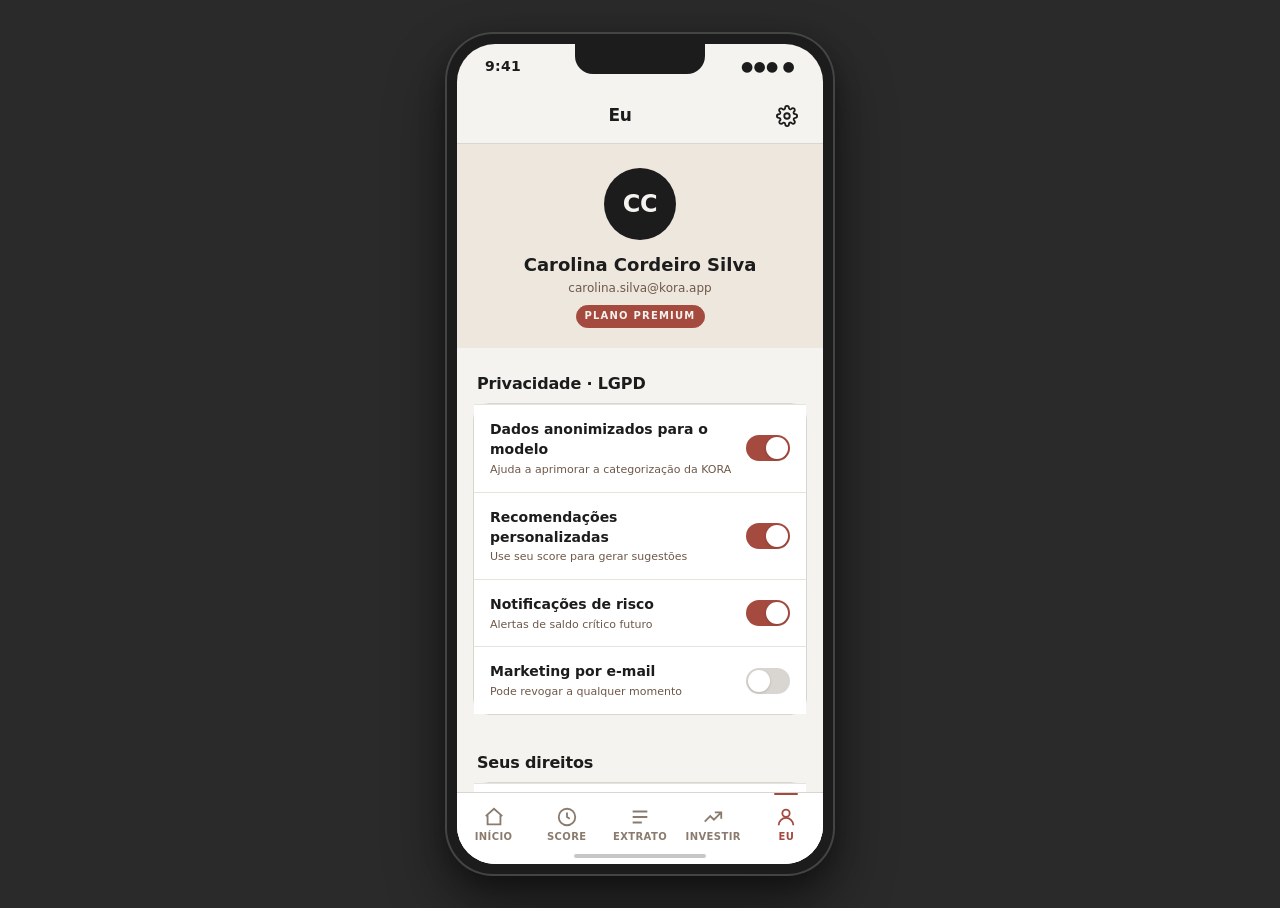
<file: KORA-app/screens/perfil.html>
<!doctype html>
<html lang="pt-BR">
<head>
  <meta charset="utf-8">
  <meta name="viewport" content="width=device-width, initial-scale=1, viewport-fit=cover">
  <title>Eu — KORA</title>
  <link rel="stylesheet" href="../assets/css/app.css">
</head>
<body>

<div class="device">
  <div class="device__screen">

    <div class="status-bar">
      <span>9:41</span>
      <span class="status-bar__icons"><span>●●●</span> <span>●</span></span>
    </div>

    <header class="appbar appbar--bordered">
      <div></div>
      <div class="appbar__title">Eu</div>
      <button class="appbar__btn" aria-label="Configurações">
        <svg viewBox="0 0 24 24" fill="none" stroke="currentColor" stroke-width="2"><circle cx="12" cy="12" r="3"/><path d="M19.4 15a1.7 1.7 0 0 0 .3 1.8l.1.1a2 2 0 1 1-2.8 2.8l-.1-.1a1.7 1.7 0 0 0-1.8-.3 1.7 1.7 0 0 0-1 1.5V21a2 2 0 0 1-4 0v-.1a1.7 1.7 0 0 0-1-1.5 1.7 1.7 0 0 0-1.8.3l-.1.1a2 2 0 1 1-2.8-2.8l.1-.1a1.7 1.7 0 0 0 .3-1.8 1.7 1.7 0 0 0-1.5-1H3a2 2 0 0 1 0-4h.1a1.7 1.7 0 0 0 1.5-1 1.7 1.7 0 0 0-.3-1.8l-.1-.1a2 2 0 1 1 2.8-2.8l.1.1a1.7 1.7 0 0 0 1.8.3h.1a1.7 1.7 0 0 0 1-1.5V3a2 2 0 0 1 4 0v.1a1.7 1.7 0 0 0 1 1.5 1.7 1.7 0 0 0 1.8-.3l.1-.1a2 2 0 1 1 2.8 2.8l-.1.1a1.7 1.7 0 0 0-.3 1.8v.1a1.7 1.7 0 0 0 1.5 1H21a2 2 0 0 1 0 4h-.1a1.7 1.7 0 0 0-1.5 1z"/></svg>
      </button>
    </header>

    <div class="screen">

      <!-- Perfil -->
      <div style="text-align: center; padding: 24px 24px 20px; background: var(--bg-warm)">
        <div style="width: 72px; height: 72px; border-radius: 50%; background: var(--kora-black); color: var(--bg); display: grid; place-items: center; margin: 0 auto; font-weight: 800; font-size: 24px; letter-spacing: -.02em">CC</div>
        <div style="font-weight: 800; font-size: 18px; margin-top: 12px">Carolina Cordeiro Silva</div>
        <div class="muted" style="font-size: 12px; margin-top: 2px">carolina.silva@kora.app</div>
        <span class="badge badge--accent" style="margin-top: 8px">Plano Premium</span>
      </div>

      <!-- Privacidade LGPD -->
      <div class="section-h">
        <div class="section-h__title">Privacidade · LGPD</div>
      </div>
      <div class="card" style="padding: 0">
        <div class="setting-row">
          <div class="setting-row__main">
            <div class="setting-row__title">Dados anonimizados para o modelo</div>
            <div class="setting-row__sub">Ajuda a aprimorar a categorização da KORA</div>
          </div>
          <div class="toggle is-on" role="switch"></div>
        </div>
        <div class="setting-row">
          <div class="setting-row__main">
            <div class="setting-row__title">Recomendações personalizadas</div>
            <div class="setting-row__sub">Use seu score para gerar sugestões</div>
          </div>
          <div class="toggle is-on" role="switch"></div>
        </div>
        <div class="setting-row">
          <div class="setting-row__main">
            <div class="setting-row__title">Notificações de risco</div>
            <div class="setting-row__sub">Alertas de saldo crítico futuro</div>
          </div>
          <div class="toggle is-on" role="switch"></div>
        </div>
        <div class="setting-row" style="border-bottom: none">
          <div class="setting-row__main">
            <div class="setting-row__title">Marketing por e-mail</div>
            <div class="setting-row__sub">Pode revogar a qualquer momento</div>
          </div>
          <div class="toggle" role="switch"></div>
        </div>
      </div>

      <!-- Direitos LGPD -->
      <div class="section-h">
        <div class="section-h__title">Seus direitos</div>
      </div>
      <div class="card" style="padding: 0">
        <a href="#" class="setting-row" style="text-decoration:none; color:inherit">
          <div class="setting-row__main">
            <div class="setting-row__title">Exportar meus dados</div>
            <div class="setting-row__sub">Arquivo JSON com tudo que coletamos</div>
          </div>
          <span class="chev">›</span>
        </a>
        <a href="#" class="setting-row" style="text-decoration:none; color:inherit">
          <div class="setting-row__main">
            <div class="setting-row__title">Anonimizar conta</div>
            <div class="setting-row__sub">Mantém estatísticas, sem dados identificáveis</div>
          </div>
          <span class="chev">›</span>
        </a>
        <a href="#" class="setting-row" style="text-decoration:none; color:inherit">
          <div class="setting-row__main">
            <div class="setting-row__title">Revogar consentimentos</div>
            <div class="setting-row__sub">Volte ao consentimento mínimo</div>
          </div>
          <span class="chev">›</span>
        </a>
        <a href="#" class="setting-row" style="text-decoration:none; color: var(--accent); border-bottom: none">
          <div class="setting-row__main">
            <div class="setting-row__title" style="color: var(--accent)">Excluir minha conta</div>
            <div class="setting-row__sub" style="color: var(--accent)">Purga total em até 30 dias</div>
          </div>
          <span class="chev" style="color: var(--accent)">›</span>
        </a>
      </div>

      <!-- Segurança -->
      <div class="section-h">
        <div class="section-h__title">Segurança</div>
      </div>
      <div class="card" style="padding: 0">
        <div class="setting-row">
          <div class="setting-row__main">
            <div class="setting-row__title">Autenticação multifator (MFA)</div>
            <div class="setting-row__sub">TOTP via Google Authenticator</div>
          </div>
          <span class="badge badge--warm">Ativo</span>
        </div>
        <a href="#" class="setting-row" style="text-decoration:none; color:inherit">
          <div class="setting-row__main">
            <div class="setting-row__title">Trocar senha</div>
            <div class="setting-row__sub">Última troca há 4 meses</div>
          </div>
          <span class="chev">›</span>
        </a>
        <a href="#" class="setting-row" style="text-decoration:none; color:inherit; border-bottom: none">
          <div class="setting-row__main">
            <div class="setting-row__title">Sessões ativas</div>
            <div class="setting-row__sub">2 dispositivos · São Paulo</div>
          </div>
          <span class="chev">›</span>
        </a>
      </div>

      <!-- Sobre -->
      <div class="section-h">
        <div class="section-h__title">Sobre</div>
      </div>
      <div class="card" style="padding: 0">
        <a href="#" class="setting-row" style="text-decoration:none; color:inherit">
          <div class="setting-row__main">
            <div class="setting-row__title">Termos de uso</div>
          </div>
          <span class="chev">›</span>
        </a>
        <a href="#" class="setting-row" style="text-decoration:none; color:inherit">
          <div class="setting-row__main">
            <div class="setting-row__title">Política de privacidade</div>
          </div>
          <span class="chev">›</span>
        </a>
        <div class="setting-row" style="border-bottom: none">
          <div class="setting-row__main">
            <div class="setting-row__title">Versão do app</div>
          </div>
          <div class="muted" style="font-size: 13px">1.0.0 (build 42)</div>
        </div>
      </div>

      <!-- Sair -->
      <div style="padding: 16px">
        <a href="login.html" class="btn btn--ghost" style="color: var(--accent); border-color: var(--accent)">Sair da conta</a>
      </div>

      <div style="height: 16px"></div>
    </div>

    <nav class="tabbar">
      <a class="tab" href="inicio.html"><svg viewBox="0 0 24 24" fill="none" stroke="currentColor" stroke-width="2"><path d="M3 11l9-8 9 8M5 10v10h14V10"/></svg><span>Início</span></a>
      <a class="tab" href="score.html"><svg viewBox="0 0 24 24" fill="none" stroke="currentColor" stroke-width="2"><circle cx="12" cy="12" r="9"/><path d="M12 7v5l3 2"/></svg><span>Score</span></a>
      <a class="tab" href="extrato.html"><svg viewBox="0 0 24 24" fill="none" stroke="currentColor" stroke-width="2"><path d="M4 6h16M4 12h16M4 18h10"/></svg><span>Extrato</span></a>
      <a class="tab" href="investir.html"><svg viewBox="0 0 24 24" fill="none" stroke="currentColor" stroke-width="2"><path d="M3 17l6-6 4 4 8-8M14 7h7v7"/></svg><span>Investir</span></a>
      <a class="tab is-active" href="perfil.html"><svg viewBox="0 0 24 24" fill="none" stroke="currentColor" stroke-width="2"><circle cx="12" cy="8" r="4"/><path d="M4 21c0-4.4 3.6-8 8-8s8 3.6 8 8"/></svg><span>Eu</span></a>
    </nav>

  </div>
</div>

<script src="../assets/js/app.js"></script>
</body>
</html>
</file>
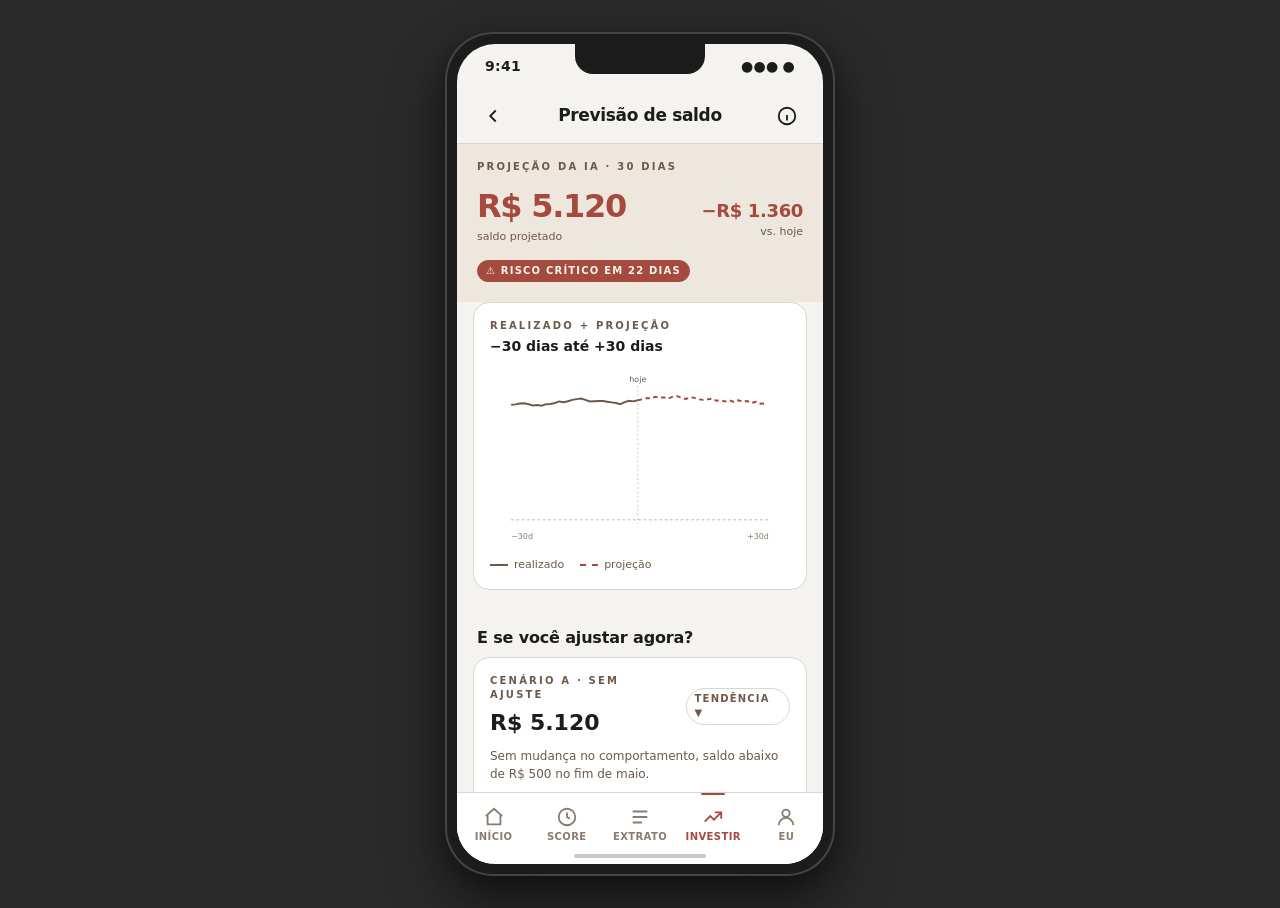
<file: KORA-app/screens/previsao.html>
<!doctype html>
<html lang="pt-BR">
<head>
  <meta charset="utf-8">
  <meta name="viewport" content="width=device-width, initial-scale=1, viewport-fit=cover">
  <title>Previsão — KORA</title>
  <link rel="stylesheet" href="../assets/css/app.css">
</head>
<body>

<div class="device">
  <div class="device__screen">

    <div class="status-bar">
      <span>9:41</span>
      <span class="status-bar__icons"><span>●●●</span> <span>●</span></span>
    </div>

    <header class="appbar appbar--bordered">
      <a class="appbar__btn" href="inicio.html" aria-label="Voltar">
        <svg viewBox="0 0 24 24" fill="none" stroke="currentColor" stroke-width="2"><path d="M15 6l-6 6 6 6"/></svg>
      </a>
      <div class="appbar__title">Previsão de saldo</div>
      <button class="appbar__btn" aria-label="Info">
        <svg viewBox="0 0 24 24" fill="none" stroke="currentColor" stroke-width="2"><circle cx="12" cy="12" r="9"/><path d="M12 8v.01M11 12h1v4h1"/></svg>
      </button>
    </header>

    <div class="screen">

      <!-- Hero KPIs -->
      <div style="background: var(--bg-warm); padding: 16px 20px 20px">
        <div class="eyebrow eyebrow--muted">Projeção da IA · 30 dias</div>
        <div class="row" style="justify-content: space-between; align-items: baseline; margin-top: 8px; gap: 12px">
          <div>
            <div style="font-size: 32px; font-weight: 800; letter-spacing: -.04em; color: var(--accent)">R$ 5.120</div>
            <div class="muted txt-xs">saldo projetado</div>
          </div>
          <div style="text-align:right">
            <div style="font-size: 18px; font-weight: 800; letter-spacing: -.02em; color: var(--accent)">−R$ 1.360</div>
            <div class="muted txt-xs">vs. hoje</div>
          </div>
        </div>
        <div style="margin-top: 12px">
          <span class="badge badge--accent">⚠ Risco crítico em 22 dias</span>
        </div>
      </div>

      <!-- Gráfico -->
      <div class="card">
        <div class="row-between mb-3">
          <div>
            <div class="eyebrow eyebrow--muted">Realizado + Projeção</div>
            <div style="font-weight:800; font-size:14px; margin-top:2px">−30 dias até +30 dias</div>
          </div>
        </div>
        <div id="forecast"></div>
        <div class="row" style="gap: 16px; margin-top: 12px; font-size: 11px; color: var(--fg-muted)">
          <span class="row" style="gap:6px"><span style="display:inline-block; width:18px; height:2px; background:var(--kora-brown)"></span>realizado</span>
          <span class="row" style="gap:6px"><span style="display:inline-block; width:18px; height:0; border-top:2px dashed var(--accent)"></span>projeção</span>
        </div>
      </div>

      <!-- Cenários -->
      <div class="section-h">
        <div class="section-h__title">E se você ajustar agora?</div>
      </div>

      <div class="card">
        <div class="row-between">
          <div>
            <div class="eyebrow eyebrow--muted">Cenário A · sem ajuste</div>
            <div style="font-weight: 800; font-size: 22px; margin-top: 4px">R$ 5.120</div>
          </div>
          <span class="badge">tendência ▼</span>
        </div>
        <p class="muted" style="font-size:12px; margin-top: 8px; line-height: 1.5">
          Sem mudança no comportamento, saldo abaixo de R$ 500 no fim de maio.
        </p>
      </div>

      <div class="card card--accent">
        <div class="row-between">
          <div>
            <div class="eyebrow">Cenário B · recomendado</div>
            <div style="font-weight: 800; font-size: 22px; margin-top: 4px; color: var(--accent)">R$ 5.940</div>
          </div>
          <span class="badge badge--accent">+R$ 820</span>
        </div>
        <p class="muted" style="font-size:12px; margin-top: 8px; line-height: 1.5">
          Reduzindo Lazer em 30% (categoria 98% acima da média), saldo volta para
          a faixa de conforto.
        </p>
        <button class="btn btn--primary" style="margin-top: 12px">Ativar meta de Lazer</button>
      </div>

      <div class="card">
        <div class="row-between">
          <div>
            <div class="eyebrow eyebrow--muted">Cenário C · adiar aporte</div>
            <div style="font-weight: 800; font-size: 22px; margin-top: 4px">R$ 5.560</div>
          </div>
          <span class="badge">+R$ 440</span>
        </div>
        <p class="muted" style="font-size:12px; margin-top: 8px; line-height: 1.5">
          Adiar o aporte de R$ 440 do CDB recompõe parte do colchão. Custo:
          queda discreta em Poupança.
        </p>
      </div>

      <!-- Metodologia -->
      <div class="section-h">
        <div class="section-h__title">Como projetamos</div>
      </div>
      <div class="card card--ghost" style="background: var(--bg-warm); border-color: var(--warm)">
        <p class="muted" style="font-size:12px; line-height:1.6; margin: 0">
          Usamos um modelo Prophet treinado no seu histórico, com sazonalidade
          semanal (gastos em sextas/sábados) e mensal (entradas no início,
          saídas no fim). Margem de erro: <strong>± R$ 380</strong>.
        </p>
      </div>

      <div style="height: 16px"></div>
    </div>

    <nav class="tabbar">
      <a class="tab" href="inicio.html"><svg viewBox="0 0 24 24" fill="none" stroke="currentColor" stroke-width="2"><path d="M3 11l9-8 9 8M5 10v10h14V10"/></svg><span>Início</span></a>
      <a class="tab" href="score.html"><svg viewBox="0 0 24 24" fill="none" stroke="currentColor" stroke-width="2"><circle cx="12" cy="12" r="9"/><path d="M12 7v5l3 2"/></svg><span>Score</span></a>
      <a class="tab" href="extrato.html"><svg viewBox="0 0 24 24" fill="none" stroke="currentColor" stroke-width="2"><path d="M4 6h16M4 12h16M4 18h10"/></svg><span>Extrato</span></a>
      <a class="tab is-active" href="investir.html"><svg viewBox="0 0 24 24" fill="none" stroke="currentColor" stroke-width="2"><path d="M3 17l6-6 4 4 8-8M14 7h7v7"/></svg><span>Investir</span></a>
      <a class="tab" href="perfil.html"><svg viewBox="0 0 24 24" fill="none" stroke="currentColor" stroke-width="2"><circle cx="12" cy="8" r="4"/><path d="M4 21c0-4.4 3.6-8 8-8s8 3.6 8 8"/></svg><span>Eu</span></a>
    </nav>

  </div>
</div>

<script src="../assets/js/app.js"></script>
</body>
</html>
</file>
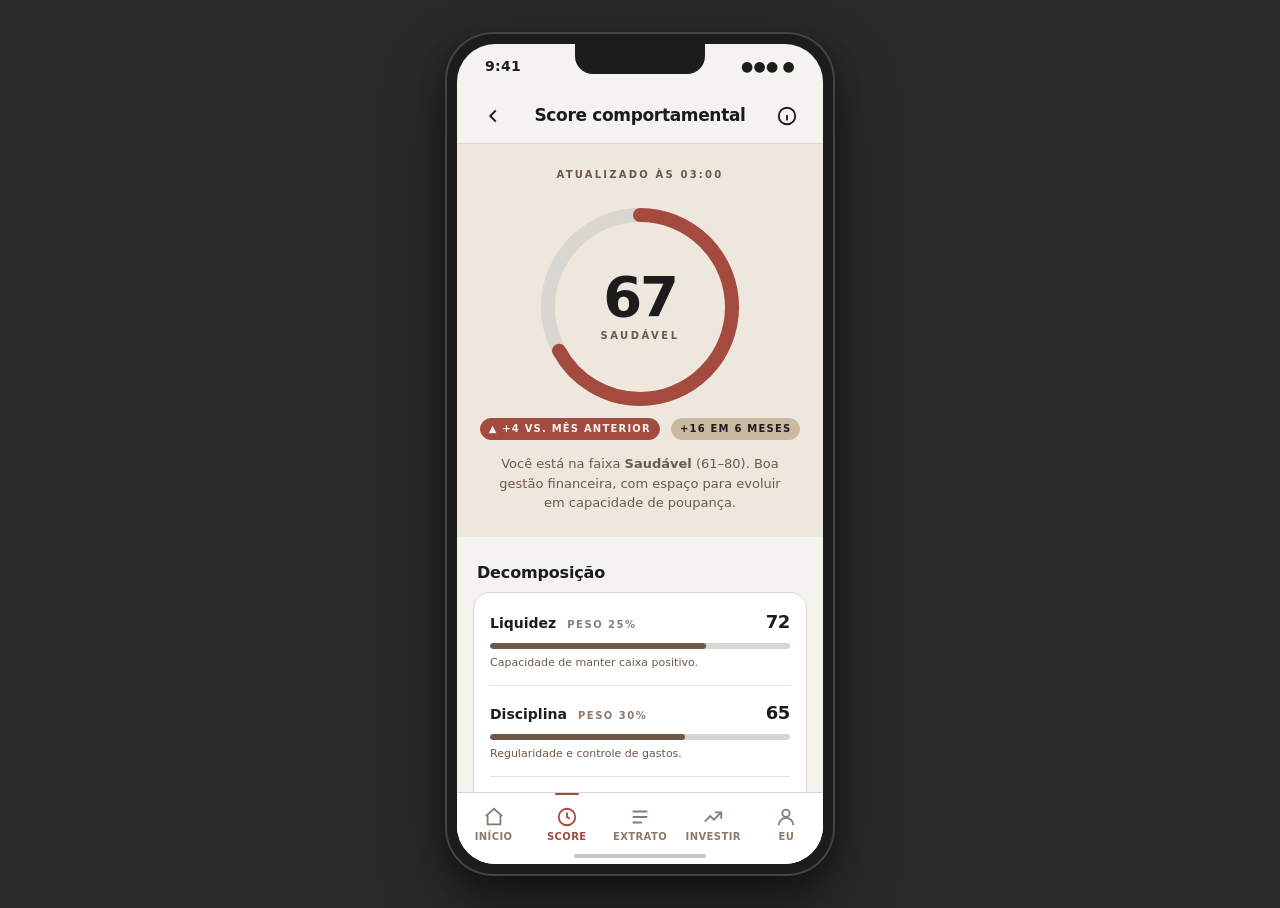
<file: KORA-app/screens/score.html>
<!doctype html>
<html lang="pt-BR">
<head>
  <meta charset="utf-8">
  <meta name="viewport" content="width=device-width, initial-scale=1, viewport-fit=cover">
  <title>Score — KORA</title>
  <link rel="stylesheet" href="../assets/css/app.css">
</head>
<body>

<div class="device">
  <div class="device__screen">

    <div class="status-bar">
      <span>9:41</span>
      <span class="status-bar__icons"><span>●●●</span> <span>●</span></span>
    </div>

    <header class="appbar appbar--bordered">
      <a class="appbar__btn" href="inicio.html" aria-label="Voltar">
        <svg viewBox="0 0 24 24" fill="none" stroke="currentColor" stroke-width="2"><path d="M15 6l-6 6 6 6"/></svg>
      </a>
      <div class="appbar__title">Score comportamental</div>
      <button class="appbar__btn" aria-label="Info">
        <svg viewBox="0 0 24 24" fill="none" stroke="currentColor" stroke-width="2"><circle cx="12" cy="12" r="9"/><path d="M12 8v.01M11 12h1v4h1"/></svg>
      </button>
    </header>

    <div class="screen">

      <!-- Score grande -->
      <div style="background: var(--bg-warm); padding: 8px 16px 24px; text-align:center">
        <div class="eyebrow eyebrow--muted" style="margin-top:16px">Atualizado às 03:00</div>
        <div class="score-ring" data-value="67" data-size="200" data-thick="14"></div>
        <div style="margin-top:4px">
          <span class="badge badge--accent">▲ +4 vs. mês anterior</span>
          <span class="badge badge--warm" style="margin-left:6px">+16 em 6 meses</span>
        </div>
        <p class="muted" style="font-size:13px; margin: 14px 24px 0; line-height:1.5">
          Você está na faixa <strong>Saudável</strong> (61–80). Boa gestão financeira,
          com espaço para evoluir em capacidade de poupança.
        </p>
      </div>

      <!-- Pilares -->
      <div class="section-h">
        <div class="section-h__title">Decomposição</div>
      </div>
      <div class="card">
        <div class="pillar">
          <div class="pillar__head">
            <div>
              <span class="pillar__name">Liquidez</span>
              <span class="pillar__weight">peso 25%</span>
            </div>
            <div class="pillar__value">72</div>
          </div>
          <div class="pillar__track"><div class="pillar__fill" style="width:72%; background:var(--kora-brown)"></div></div>
          <div class="pillar__caption">Capacidade de manter caixa positivo.</div>
        </div>
        <div class="pillar">
          <div class="pillar__head">
            <div>
              <span class="pillar__name">Disciplina</span>
              <span class="pillar__weight">peso 30%</span>
            </div>
            <div class="pillar__value">65</div>
          </div>
          <div class="pillar__track"><div class="pillar__fill" style="width:65%; background:var(--kora-brown)"></div></div>
          <div class="pillar__caption">Regularidade e controle de gastos.</div>
        </div>
        <div class="pillar">
          <div class="pillar__head">
            <div>
              <span class="pillar__name">Estabilidade</span>
              <span class="pillar__weight">peso 20%</span>
            </div>
            <div class="pillar__value">81</div>
          </div>
          <div class="pillar__track"><div class="pillar__fill" style="width:81%; background:var(--kora-brown)"></div></div>
          <div class="pillar__caption">Previsibilidade da renda.</div>
        </div>
        <div class="pillar">
          <div class="pillar__head">
            <div>
              <span class="pillar__name">Poupança</span>
              <span class="pillar__weight">peso 25%</span>
            </div>
            <div class="pillar__value">52</div>
          </div>
          <div class="pillar__track"><div class="pillar__fill" style="width:52%; background:var(--accent)"></div></div>
          <div class="pillar__caption" style="color:var(--accent)">Maior alavanca para subir de faixa.</div>
        </div>
      </div>

      <!-- Histórico -->
      <div class="section-h">
        <div class="section-h__title">Últimos 6 meses</div>
      </div>
      <div class="card">
        <div id="score-history"></div>
      </div>

      <!-- Próximos passos -->
      <div class="section-h">
        <div class="section-h__title">Para chegar à faixa Excelente</div>
      </div>
      <div class="card card--accent">
        <div style="display:flex; gap:12px; align-items:flex-start">
          <span class="qa__icon" style="background:var(--bg-warm); flex-shrink:0">1</span>
          <div>
            <div style="font-weight:700; font-size:14px">Aumente a poupança para 20%</div>
            <div class="muted" style="font-size:12px; margin-top:2px">Hoje você poupa 14%. A meta de excelência é 20% da renda.</div>
          </div>
        </div>
        <hr style="border:none; border-top:1px solid var(--line-soft); margin:14px 0"/>
        <div style="display:flex; gap:12px; align-items:flex-start">
          <span class="qa__icon" style="background:var(--bg-warm); flex-shrink:0">2</span>
          <div>
            <div style="font-weight:700; font-size:14px">Reduza variação em Lazer</div>
            <div class="muted" style="font-size:12px; margin-top:2px">Lazer foi 98% acima da média este mês — impacto direto em Disciplina.</div>
          </div>
        </div>
        <hr style="border:none; border-top:1px solid var(--line-soft); margin:14px 0"/>
        <div style="display:flex; gap:12px; align-items:flex-start">
          <span class="qa__icon" style="background:var(--bg-warm); flex-shrink:0">3</span>
          <div>
            <div style="font-weight:700; font-size:14px">Reserva ≥ 3× despesas</div>
            <div class="muted" style="font-size:12px; margin-top:2px">Sua reserva cobre 1,8 mês. Alvo: 3 meses (R$ 17.500).</div>
          </div>
        </div>
      </div>

      <!-- Faixas -->
      <div class="section-h">
        <div class="section-h__title">Faixas de classificação</div>
      </div>
      <div class="card" style="padding: 0">
        <div class="setting-row">
          <div class="setting-row__main">
            <div class="setting-row__title">0–40 · Alto risco</div>
            <div class="setting-row__sub">Situação crítica</div>
          </div>
          <span class="badge" style="background:var(--score-risk); color:var(--bg); border-color:var(--score-risk)">Crítico</span>
        </div>
        <div class="setting-row">
          <div class="setting-row__main">
            <div class="setting-row__title">41–60 · Instável</div>
            <div class="setting-row__sub">Saúde frágil</div>
          </div>
          <span class="badge badge--warm">Atenção</span>
        </div>
        <div class="setting-row" style="background:var(--bg-warm)">
          <div class="setting-row__main">
            <div class="setting-row__title">61–80 · Saudável</div>
            <div class="setting-row__sub" style="color:var(--accent)">Você está aqui</div>
          </div>
          <span class="badge" style="background:var(--score-healthy); color:var(--bg); border-color:var(--score-healthy)">Boa</span>
        </div>
        <div class="setting-row" style="border-bottom:none">
          <div class="setting-row__main">
            <div class="setting-row__title">81–100 · Excelente</div>
            <div class="setting-row__sub">Disciplina exemplar</div>
          </div>
          <span class="badge badge--dark">Topo</span>
        </div>
      </div>

      <div style="height: 16px"></div>

    </div>

    <nav class="tabbar">
      <a class="tab" href="inicio.html"><svg viewBox="0 0 24 24" fill="none" stroke="currentColor" stroke-width="2"><path d="M3 11l9-8 9 8M5 10v10h14V10"/></svg><span>Início</span></a>
      <a class="tab is-active" href="score.html"><svg viewBox="0 0 24 24" fill="none" stroke="currentColor" stroke-width="2"><circle cx="12" cy="12" r="9"/><path d="M12 7v5l3 2"/></svg><span>Score</span></a>
      <a class="tab" href="extrato.html"><svg viewBox="0 0 24 24" fill="none" stroke="currentColor" stroke-width="2"><path d="M4 6h16M4 12h16M4 18h10"/></svg><span>Extrato</span></a>
      <a class="tab" href="investir.html"><svg viewBox="0 0 24 24" fill="none" stroke="currentColor" stroke-width="2"><path d="M3 17l6-6 4 4 8-8M14 7h7v7"/></svg><span>Investir</span></a>
      <a class="tab" href="perfil.html"><svg viewBox="0 0 24 24" fill="none" stroke="currentColor" stroke-width="2"><circle cx="12" cy="8" r="4"/><path d="M4 21c0-4.4 3.6-8 8-8s8 3.6 8 8"/></svg><span>Eu</span></a>
    </nav>

  </div>
</div>

<script src="../assets/js/app.js"></script>
</body>
</html>
</file>
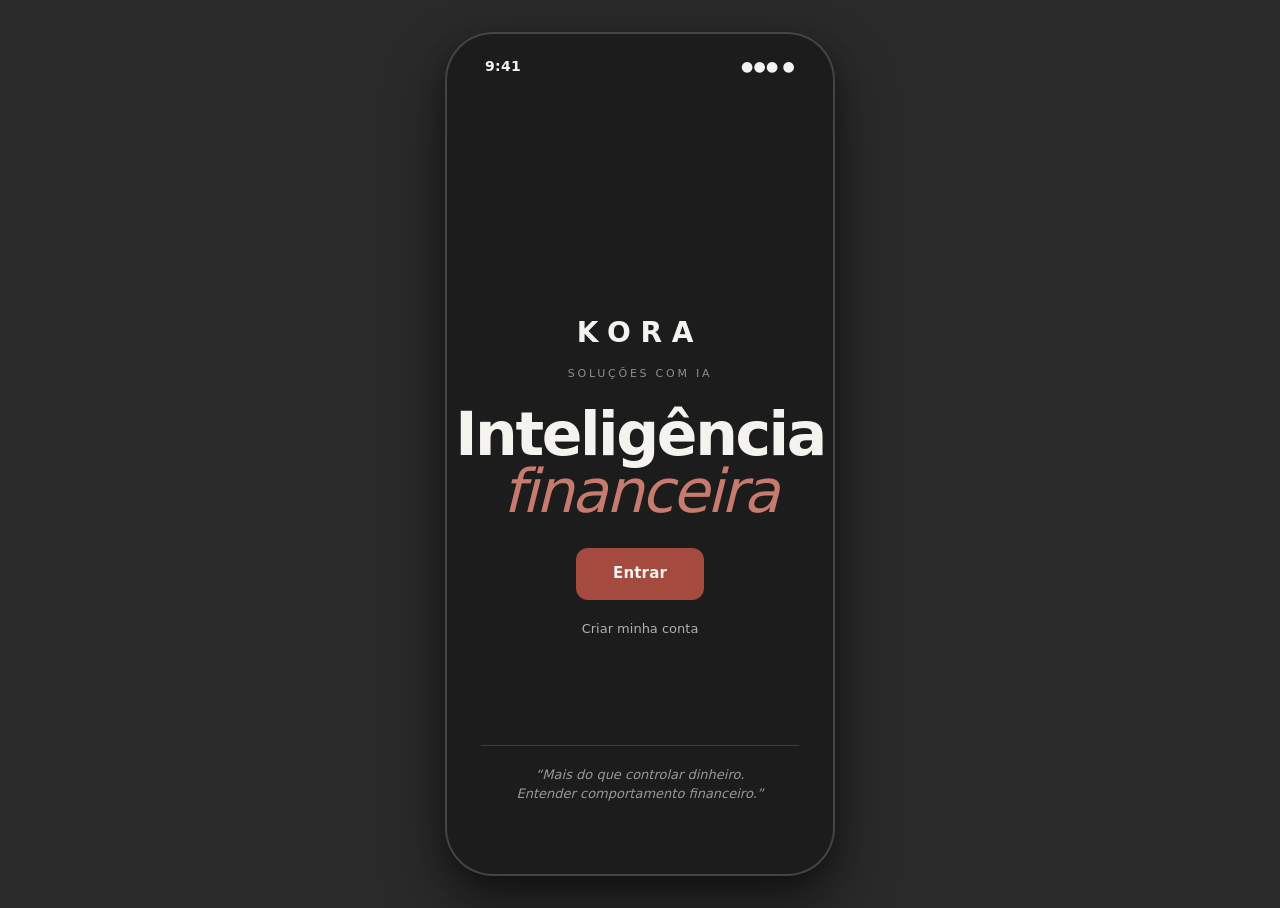
<file: KORA-app/screens/splash.html>
<!doctype html>
<html lang="pt-BR">
<head>
  <meta charset="utf-8">
  <meta name="viewport" content="width=device-width, initial-scale=1, viewport-fit=cover">
  <title>KORA</title>
  <link rel="stylesheet" href="../assets/css/app.css">
  <style>
    .device::before { background: transparent; }
    .status-bar--dark { color: var(--bg); }
  </style>
</head>
<body>

<div class="device">
  <div class="device__screen" style="background: var(--kora-black)">

    <div class="status-bar status-bar--dark">
      <span>9:41</span>
      <span class="status-bar__icons"><span>●●●</span> <span>●</span></span>
    </div>

    <div class="splash">
      <div>
        <div class="splash__brand">KORA</div>
        <div style="font-size: 11px; letter-spacing: .25em; text-transform: uppercase; color: rgba(255,255,255,.5); margin-bottom: 24px">Soluções com IA</div>
        <div class="splash__product editorial">
          Inteligência <em>financeira</em>
        </div>
        <div style="margin-top: 28px">
          <a href="login.html" class="btn btn--primary" style="background: var(--accent); width: auto; display: inline-flex; padding: 14px 36px">Entrar</a>
        </div>
        <div style="margin-top: 16px">
          <a href="login.html" class="muted" style="color: rgba(255,255,255,.65); font-size: 13px">Criar minha conta</a>
        </div>
      </div>

      <div class="splash__quote">
        “Mais do que controlar dinheiro.<br>Entender comportamento financeiro.”
      </div>
    </div>

  </div>
</div>

</body>
</html>
</file>
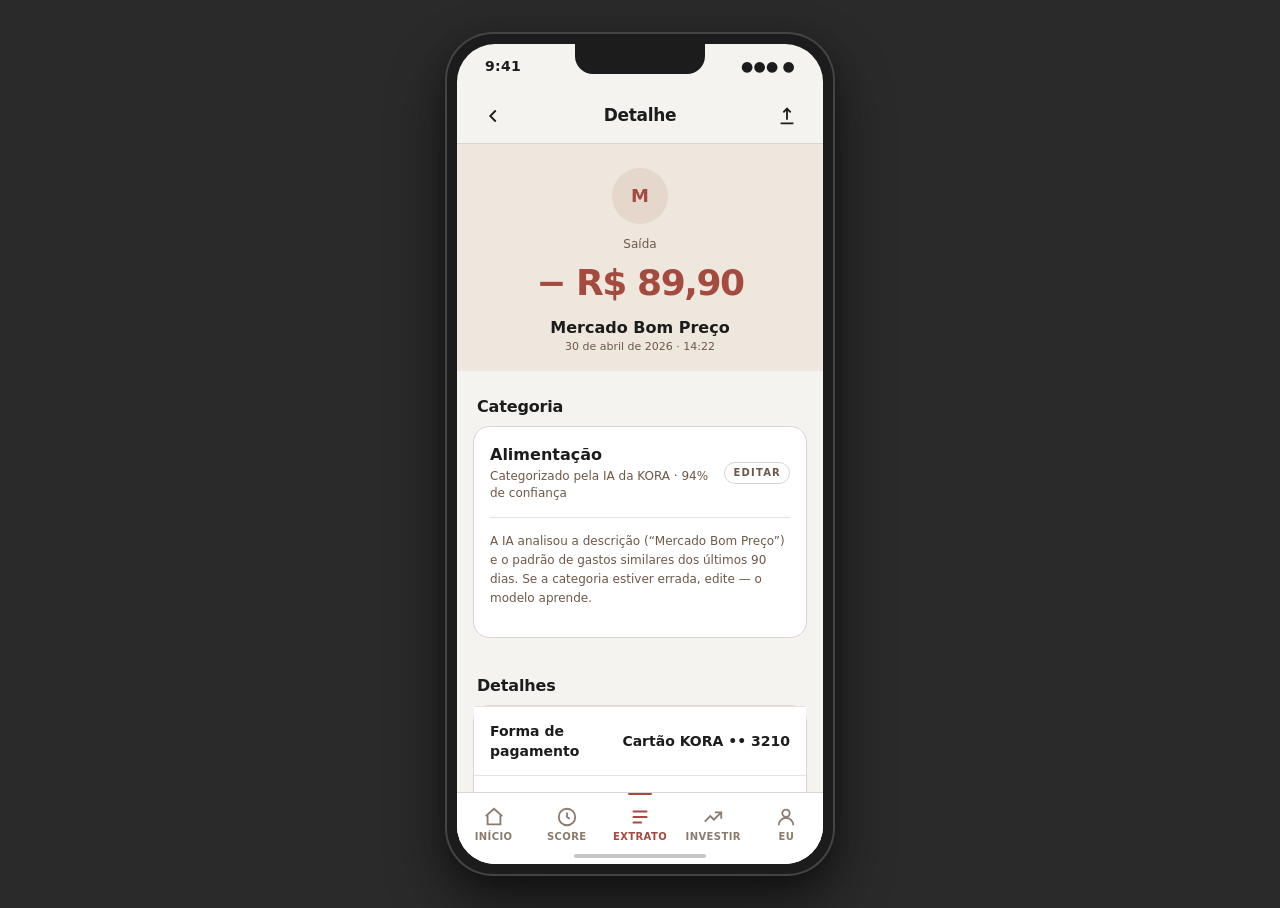
<file: KORA-app/screens/transacao.html>
<!doctype html>
<html lang="pt-BR">
<head>
  <meta charset="utf-8">
  <meta name="viewport" content="width=device-width, initial-scale=1, viewport-fit=cover">
  <title>Detalhe da transação — KORA</title>
  <link rel="stylesheet" href="../assets/css/app.css">
</head>
<body>

<div class="device">
  <div class="device__screen">

    <div class="status-bar">
      <span>9:41</span>
      <span class="status-bar__icons"><span>●●●</span> <span>●</span></span>
    </div>

    <header class="appbar appbar--bordered">
      <a class="appbar__btn" href="extrato.html" aria-label="Voltar">
        <svg viewBox="0 0 24 24" fill="none" stroke="currentColor" stroke-width="2"><path d="M15 6l-6 6 6 6"/></svg>
      </a>
      <div class="appbar__title">Detalhe</div>
      <button class="appbar__btn" aria-label="Compartilhar">
        <svg viewBox="0 0 24 24" fill="none" stroke="currentColor" stroke-width="2"><path d="M12 4v12M8 8l4-4 4 4M5 20h14"/></svg>
      </button>
    </header>

    <div class="screen">

      <!-- Hero -->
      <div style="text-align: center; padding: 24px 24px 16px; background: var(--bg-warm)">
        <div class="tx__icon tx__icon--out" style="margin: 0 auto; width: 56px; height: 56px; font-size: 18px">M</div>
        <div class="muted" style="font-size: 12px; margin-top: 12px">Saída</div>
        <div style="font-size: 36px; font-weight: 800; letter-spacing: -.04em; color: var(--accent); margin-top: 4px">− R$ 89,90</div>
        <div style="font-weight: 700; font-size: 16px; margin-top: 6px">Mercado Bom Preço</div>
        <div class="muted txt-xs">30 de abril de 2026 · 14:22</div>
      </div>

      <!-- Categoria com IA -->
      <div class="section-h">
        <div class="section-h__title">Categoria</div>
      </div>
      <div class="card">
        <div class="row-between">
          <div>
            <div style="font-weight:800; font-size: 16px">Alimentação</div>
            <div class="muted" style="font-size: 12px; margin-top: 2px">Categorizado pela IA da KORA · 94% de confiança</div>
          </div>
          <button class="badge">Editar</button>
        </div>
        <hr style="border:none; border-top:1px solid var(--line-soft); margin: 14px 0">
        <p class="muted" style="font-size: 12px; line-height: 1.6">
          A IA analisou a descrição (“Mercado Bom Preço”) e o padrão de gastos similares
          dos últimos 90 dias. Se a categoria estiver errada, edite — o modelo aprende.
        </p>
      </div>

      <!-- Detalhes -->
      <div class="section-h">
        <div class="section-h__title">Detalhes</div>
      </div>
      <div class="card" style="padding: 0">
        <div class="setting-row">
          <div class="setting-row__main">
            <div class="setting-row__title">Forma de pagamento</div>
          </div>
          <div class="setting-row__title">Cartão KORA •• 3210</div>
        </div>
        <div class="setting-row">
          <div class="setting-row__main">
            <div class="setting-row__title">Estabelecimento</div>
          </div>
          <div class="setting-row__title">MERC BOM PRECO 04</div>
        </div>
        <div class="setting-row">
          <div class="setting-row__main">
            <div class="setting-row__title">CNPJ</div>
          </div>
          <div class="setting-row__title">12.345.678/0001-99</div>
        </div>
        <div class="setting-row" style="border-bottom: none">
          <div class="setting-row__main">
            <div class="setting-row__title">ID da transação</div>
          </div>
          <div class="muted" style="font-family: monospace; font-size: 11px">tx_f31a09xx</div>
        </div>
      </div>

      <!-- Insight -->
      <article class="insight">
        <div class="insight__icon">i</div>
        <div>
          <div class="insight__title">Compra normal para você</div>
          <div class="insight__body">
            Você gasta em média R$ 78 em mercados — esta transação está na faixa esperada.
          </div>
        </div>
      </article>

      <!-- Ações -->
      <div style="padding: 16px">
        <button class="btn btn--ghost mb-2">Marcar como recorrente</button>
        <button class="btn btn--ghost" style="color: var(--accent); border-color: var(--accent)">Reportar problema</button>
      </div>

      <div style="height: 16px"></div>
    </div>

    <nav class="tabbar">
      <a class="tab" href="inicio.html"><svg viewBox="0 0 24 24" fill="none" stroke="currentColor" stroke-width="2"><path d="M3 11l9-8 9 8M5 10v10h14V10"/></svg><span>Início</span></a>
      <a class="tab" href="score.html"><svg viewBox="0 0 24 24" fill="none" stroke="currentColor" stroke-width="2"><circle cx="12" cy="12" r="9"/><path d="M12 7v5l3 2"/></svg><span>Score</span></a>
      <a class="tab is-active" href="extrato.html"><svg viewBox="0 0 24 24" fill="none" stroke="currentColor" stroke-width="2"><path d="M4 6h16M4 12h16M4 18h10"/></svg><span>Extrato</span></a>
      <a class="tab" href="investir.html"><svg viewBox="0 0 24 24" fill="none" stroke="currentColor" stroke-width="2"><path d="M3 17l6-6 4 4 8-8M14 7h7v7"/></svg><span>Investir</span></a>
      <a class="tab" href="perfil.html"><svg viewBox="0 0 24 24" fill="none" stroke="currentColor" stroke-width="2"><circle cx="12" cy="8" r="4"/><path d="M4 21c0-4.4 3.6-8 8-8s8 3.6 8 8"/></svg><span>Eu</span></a>
    </nav>

  </div>
</div>

<script src="../assets/js/app.js"></script>
</body>
</html>
</file>
<file: KORA-app/assets/css/app.css>
/* ============================================================
   KORA — App Mobile
   Mobile-first · 390×844 (iPhone 14) · cara de app de banco
   com a identidade editorial KORA preservada
   ============================================================ */

@import url('https://fonts.cdnfonts.com/css/aileron');

/* ---------- Tokens KORA ---------- */
:root {
  --kora-black:     #1C1C1C;
  --kora-off-white: #F5F3EF;
  --kora-red:       #A44A3F;
  --kora-grey:      #D9D6D1;
  --kora-beige:     #CBB8A0;
  --kora-brown:     #6E5849;

  --bg:        var(--kora-off-white);
  --bg-alt:    #FFFFFF;
  --bg-deep:   var(--kora-black);
  --bg-warm:   #EDE7DD;
  --line:      var(--kora-grey);
  --line-soft: #E6E2DC;
  --fg:        var(--kora-black);
  --fg-muted:  var(--kora-brown);
  --fg-subtle: #8A7B6E;
  --accent:    var(--kora-red);
  --accent-deep: #843A30;
  --accent-soft: #C77B6E;
  --warm:      var(--kora-beige);

  --score-risk:      var(--kora-red);
  --score-unstable:  var(--kora-beige);
  --score-healthy:   var(--kora-brown);
  --score-excellent: var(--kora-black);

  --font: 'Aileron', 'Inter', -apple-system, system-ui, sans-serif;

  --device-w: 390px;
  --device-h: 844px;
  --status-h: 44px;
  --tab-h:    72px;
  --appbar-h: 56px;
}

/* ---------- Reset ---------- */
*, *::before, *::after { box-sizing: border-box; }
html, body { margin: 0; padding: 0; }
img, svg { display: block; max-width: 100%; }
button { font: inherit; cursor: pointer; border: 0; background: none; color: inherit; }
a { color: inherit; text-decoration: none; }

html {
  font-family: var(--font);
  font-size: 16px;
  line-height: 1.45;
  color: var(--fg);
  -webkit-font-smoothing: antialiased;
  -moz-osx-font-smoothing: grayscale;
}

body {
  background: #2A2A2A;
  min-height: 100vh;
  display: flex;
  align-items: center;
  justify-content: center;
  padding: 32px 16px;
}

/* ---------- Frame do dispositivo ---------- */
.device {
  width: var(--device-w);
  height: var(--device-h);
  border-radius: 48px;
  background: var(--kora-black);
  padding: 12px;
  box-shadow:
    0 0 0 2px #444 inset,
    0 30px 60px rgba(0,0,0,.45),
    0 8px 24px rgba(0,0,0,.3);
  position: relative;
}

.device__screen {
  width: 100%;
  height: 100%;
  border-radius: 38px;
  overflow: hidden;
  background: var(--bg);
  position: relative;
  display: flex;
  flex-direction: column;
}

/* Notch */
.device::before {
  content: "";
  position: absolute;
  top: 12px;
  left: 50%;
  transform: translateX(-50%);
  width: 130px;
  height: 30px;
  background: var(--kora-black);
  border-radius: 0 0 18px 18px;
  z-index: 5;
}

/* Quando carregada como página única em viewport mobile, frame pode sumir */
@media (max-width: 480px) {
  body { background: var(--bg); padding: 0; }
  .device {
    width: 100%; height: 100vh;
    padding: 0; border-radius: 0;
    box-shadow: none;
  }
  .device::before { display: none; }
  .device__screen { border-radius: 0; }
}

/* ---------- Status bar ---------- */
.status-bar {
  height: var(--status-h);
  display: flex;
  justify-content: space-between;
  align-items: center;
  padding: 0 28px;
  font-size: 14px;
  font-weight: 700;
  color: var(--fg);
  letter-spacing: .02em;
  flex-shrink: 0;
}

.status-bar--dark { color: var(--bg); }

.status-bar__icons {
  display: flex;
  gap: 4px;
  align-items: center;
}

.status-bar__icons span {
  display: inline-block;
}

/* ---------- App bar ---------- */
.appbar {
  height: var(--appbar-h);
  display: flex;
  align-items: center;
  justify-content: space-between;
  padding: 0 16px;
  background: var(--bg);
  flex-shrink: 0;
  border-bottom: 1px solid transparent;
  position: relative;
}

.appbar--bordered { border-bottom-color: var(--line); }

.appbar__title {
  font-weight: 800;
  font-size: 17px;
  letter-spacing: -.02em;
}

.appbar__btn {
  width: 40px; height: 40px;
  display: grid;
  place-items: center;
  border-radius: 50%;
  color: var(--fg);
  transition: background .2s;
}
.appbar__btn:hover { background: var(--line-soft); }

.appbar__btn svg { width: 22px; height: 22px; }

/* Variante: appbar dark com brand KORA */
.appbar--brand {
  background: var(--kora-black);
  color: var(--bg);
}
.appbar--brand .appbar__btn { color: var(--bg); }
.appbar--brand .appbar__btn:hover { background: rgba(255,255,255,.08); }

/* ---------- Conteúdo (scroll) ---------- */
.screen {
  flex: 1;
  overflow-y: auto;
  overflow-x: hidden;
  background: var(--bg);
  padding-bottom: calc(var(--tab-h) + 16px);
  -webkit-overflow-scrolling: touch;
}

.screen::-webkit-scrollbar { width: 0; }

/* Hide tab when content has its own footer area */
.screen--no-tab { padding-bottom: 24px; }

/* ---------- Tab bar ---------- */
.tabbar {
  position: absolute;
  bottom: 0; left: 0; right: 0;
  height: var(--tab-h);
  background: var(--bg-alt);
  border-top: 1px solid var(--line);
  display: flex;
  z-index: 4;
  padding: 6px 0 12px;
}

.tab {
  flex: 1;
  display: flex;
  flex-direction: column;
  align-items: center;
  justify-content: center;
  gap: 2px;
  color: var(--fg-subtle);
  padding: 4px 2px;
  font-size: 10px;
  font-weight: 700;
  letter-spacing: .04em;
  text-transform: uppercase;
  transition: color .2s;
}

.tab svg { width: 22px; height: 22px; }
.tab.is-active { color: var(--accent); }
.tab.is-active::before {
  content: "";
  position: absolute;
  top: 0;
  width: 24px; height: 2px;
  background: var(--accent);
  border-radius: 2px;
}

/* Bottom home indicator */
.tabbar::after {
  content: "";
  position: absolute;
  bottom: 6px;
  left: 50%;
  transform: translateX(-50%);
  width: 132px;
  height: 4px;
  background: var(--fg);
  border-radius: 99px;
  opacity: .25;
}

/* ---------- Containers ---------- */
.pad { padding: 0 20px; }
.pad-y { padding-top: 16px; padding-bottom: 16px; }
.pad-block { padding: 16px 20px; }

.section-h {
  display: flex;
  justify-content: space-between;
  align-items: baseline;
  padding: 24px 20px 8px;
}
.section-h__title {
  font-weight: 800;
  font-size: 16px;
  letter-spacing: -.01em;
}
.section-h__action {
  font-size: 12px;
  color: var(--accent);
  font-weight: 700;
}

/* ---------- Tipografia ---------- */
.eyebrow {
  font-size: 10px;
  letter-spacing: .22em;
  text-transform: uppercase;
  font-weight: 700;
  color: var(--accent);
}
.eyebrow--muted { color: var(--fg-muted); }
.eyebrow--light { color: var(--bg); opacity: .65; }

.h1 { font-size: 28px; font-weight: 800; letter-spacing: -.03em; line-height: 1.1; margin: 0; }
.h2 { font-size: 22px; font-weight: 800; letter-spacing: -.025em; line-height: 1.15; margin: 0; }
.h3 { font-size: 17px; font-weight: 800; letter-spacing: -.02em; line-height: 1.2; margin: 0; }

.muted { color: var(--fg-muted); }
.subtle { color: var(--fg-subtle); }

.txt-sm { font-size: 13px; }
.txt-xs { font-size: 11px; }

/* ---------- Saldo hero ---------- */
.hero-balance {
  background: var(--kora-black);
  color: var(--bg);
  border-radius: 24px;
  padding: 24px 22px;
  margin: 0 16px 16px;
  position: relative;
  overflow: hidden;
}

.hero-balance::after {
  content: "KORA";
  position: absolute;
  bottom: -10px;
  right: -8px;
  font-size: 90px;
  font-weight: 800;
  letter-spacing: -.06em;
  color: rgba(255,255,255,.025);
  pointer-events: none;
}

.hero-balance__label {
  font-size: 12px;
  font-weight: 700;
  letter-spacing: .15em;
  text-transform: uppercase;
  color: rgba(255,255,255,.55);
}

.hero-balance__amount {
  font-size: 36px;
  font-weight: 800;
  letter-spacing: -.04em;
  margin-top: 6px;
  display: flex;
  align-items: center;
  gap: 12px;
}

.hero-balance__eye {
  background: rgba(255,255,255,.08);
  border-radius: 50%;
  width: 32px; height: 32px;
  display: grid;
  place-items: center;
  font-size: 14px;
  color: var(--bg);
}

.hero-balance__sub {
  margin-top: 6px;
  font-size: 12px;
  color: rgba(255,255,255,.65);
}

.hero-balance__delta {
  display: inline-flex;
  align-items: center;
  gap: 4px;
  margin-top: 14px;
  background: var(--accent);
  color: var(--bg);
  padding: 6px 12px;
  border-radius: 99px;
  font-size: 12px;
  font-weight: 700;
}

/* ---------- Quick actions ---------- */
.quick-actions {
  display: grid;
  grid-template-columns: repeat(4, 1fr);
  gap: 12px;
  padding: 0 16px;
  margin-bottom: 8px;
}

.qa {
  background: var(--bg-alt);
  border: 1px solid var(--line);
  border-radius: 16px;
  padding: 14px 6px;
  display: flex;
  flex-direction: column;
  align-items: center;
  gap: 8px;
  text-align: center;
}
.qa__icon {
  width: 36px; height: 36px;
  border-radius: 50%;
  background: var(--bg-warm);
  color: var(--accent);
  display: grid;
  place-items: center;
}
.qa__icon svg { width: 18px; height: 18px; }
.qa__label {
  font-size: 11px;
  font-weight: 700;
  letter-spacing: .02em;
  color: var(--fg);
}

/* ---------- Score mini card ---------- */
.score-mini {
  background: var(--bg-warm);
  border: 1px solid var(--warm);
  border-radius: 20px;
  padding: 18px 20px;
  margin: 12px 16px 16px;
  display: flex;
  align-items: center;
  gap: 18px;
}

.score-mini__ring {
  position: relative;
  width: 72px; height: 72px;
  flex-shrink: 0;
}

.score-mini__value {
  position: absolute;
  inset: 0;
  display: grid;
  place-items: center;
  font-weight: 800;
  font-size: 22px;
  letter-spacing: -.03em;
}

.score-mini__body { flex: 1; }
.score-mini__title {
  font-weight: 800;
  font-size: 15px;
  letter-spacing: -.01em;
}
.score-mini__subtitle {
  font-size: 12px;
  color: var(--fg-muted);
  margin-top: 2px;
}

.chev {
  color: var(--fg-muted);
  font-size: 18px;
  margin-left: 8px;
}

/* ---------- Card ---------- */
.card {
  background: var(--bg-alt);
  border: 1px solid var(--line);
  border-radius: 16px;
  padding: 16px;
  margin: 0 16px 12px;
}

.card--ghost { background: transparent; }
.card--accent { border-color: var(--accent); }
.card--accent::before {
  content: "";
  display: block;
  width: 24px;
  height: 2px;
  background: var(--accent);
  margin-bottom: 12px;
}
.card--dark { background: var(--kora-black); color: var(--bg); border-color: var(--kora-black); }
.card--dark .muted { color: rgba(255,255,255,.65); }

/* ---------- Insight ---------- */
.insight {
  background: var(--bg-alt);
  border-left: 3px solid var(--accent);
  border-radius: 0 14px 14px 0;
  padding: 14px 16px;
  margin: 0 16px 10px;
  display: flex;
  gap: 12px;
  align-items: flex-start;
}
.insight__icon {
  width: 32px; height: 32px;
  border-radius: 50%;
  background: var(--bg-warm);
  color: var(--accent);
  display: grid;
  place-items: center;
  font-weight: 800;
  font-size: 14px;
  flex-shrink: 0;
}
.insight--alert .insight__icon {
  background: var(--accent);
  color: var(--bg);
}
.insight--positive { border-left-color: var(--kora-brown); }
.insight--positive .insight__icon { background: var(--bg-warm); color: var(--kora-brown); }

.insight__title {
  font-weight: 800;
  font-size: 14px;
  letter-spacing: -.01em;
}
.insight__body {
  font-size: 12px;
  color: var(--fg-muted);
  margin-top: 4px;
  line-height: 1.5;
}

/* ---------- Lista de transações ---------- */
.tx-group {
  padding: 0 16px;
  margin-bottom: 16px;
}

.tx-group__date {
  font-size: 11px;
  font-weight: 700;
  letter-spacing: .15em;
  text-transform: uppercase;
  color: var(--fg-subtle);
  margin: 16px 4px 8px;
}

.tx {
  background: var(--bg-alt);
  border: 1px solid var(--line);
  border-radius: 14px;
  padding: 14px;
  display: flex;
  align-items: center;
  gap: 12px;
  margin-bottom: 8px;
}

.tx__icon {
  width: 40px; height: 40px;
  border-radius: 50%;
  background: var(--bg-warm);
  display: grid;
  place-items: center;
  font-weight: 800;
  color: var(--fg-muted);
  font-size: 14px;
  flex-shrink: 0;
}
.tx__icon--in {
  background: var(--bg-warm);
  color: var(--kora-brown);
}
.tx__icon--out {
  background: rgba(164,74,63,.1);
  color: var(--accent);
}

.tx__body { flex: 1; min-width: 0; }
.tx__desc {
  font-weight: 700;
  font-size: 14px;
  letter-spacing: -.01em;
  white-space: nowrap;
  overflow: hidden;
  text-overflow: ellipsis;
}
.tx__meta {
  font-size: 11px;
  color: var(--fg-subtle);
  margin-top: 2px;
}

.tx__amount {
  font-weight: 800;
  font-size: 14px;
  letter-spacing: -.01em;
  font-variant-numeric: tabular-nums;
  white-space: nowrap;
}
.tx__amount--neg { color: var(--accent); }
.tx__amount--pos { color: var(--kora-brown); }

/* ---------- Pillar bars (no app) ---------- */
.pillar {
  padding: 14px 0;
  border-top: 1px solid var(--line-soft);
}
.pillar:first-of-type { border-top: none; padding-top: 0; }

.pillar__head {
  display: flex;
  justify-content: space-between;
  align-items: baseline;
  margin-bottom: 8px;
}
.pillar__name { font-weight: 800; font-size: 14px; }
.pillar__weight {
  font-size: 10px;
  letter-spacing: .15em;
  text-transform: uppercase;
  color: var(--fg-subtle);
  font-weight: 700;
  margin-left: 6px;
}
.pillar__value { font-size: 18px; font-weight: 800; letter-spacing: -.02em; }

.pillar__track {
  height: 6px;
  background: var(--line);
  border-radius: 99px;
  overflow: hidden;
}
.pillar__fill {
  height: 100%;
  background: var(--accent);
  border-radius: 99px;
  transition: width 700ms ease;
}

.pillar__caption {
  font-size: 11px;
  color: var(--fg-muted);
  margin-top: 6px;
}

/* ---------- Score ring grande ---------- */
.score-ring {
  width: 200px; height: 200px;
  margin: 24px auto 8px;
  position: relative;
  display: grid;
  place-items: center;
}
.score-ring__svg { transform: rotate(-90deg); }
.score-ring__track { stroke: var(--line); fill: none; }
.score-ring__bar {
  stroke: var(--accent);
  fill: none;
  stroke-linecap: round;
  transition: stroke-dashoffset 800ms ease;
}
.score-ring__center {
  position: absolute; inset: 0;
  display: grid; place-items: center;
  text-align: center;
}
.score-ring__value {
  font-size: 56px;
  font-weight: 800;
  letter-spacing: -.04em;
  line-height: 1;
}
.score-ring__label {
  font-size: 10px;
  letter-spacing: .25em;
  text-transform: uppercase;
  color: var(--fg-muted);
  font-weight: 700;
  margin-top: 4px;
}

/* ---------- Cartão ---------- */
.cc {
  background: linear-gradient(135deg, var(--kora-black) 0%, var(--kora-brown) 100%);
  border-radius: 20px;
  padding: 22px;
  color: var(--bg);
  margin: 0 16px 16px;
  position: relative;
  aspect-ratio: 1.6 / 1;
  overflow: hidden;
  box-shadow: 0 12px 40px rgba(28,28,28,.25);
}

.cc::after {
  content: "";
  position: absolute;
  bottom: -20px; right: -20px;
  width: 140px; height: 140px;
  background: radial-gradient(circle at center, var(--accent) 0%, transparent 70%);
  opacity: .35;
}

.cc__top {
  display: flex;
  justify-content: space-between;
  align-items: flex-start;
}

.cc__brand {
  font-size: 11px;
  letter-spacing: .35em;
  text-transform: uppercase;
  font-weight: 700;
  opacity: .85;
}

.cc__chip {
  width: 32px; height: 24px;
  background: linear-gradient(135deg, var(--kora-beige), var(--kora-brown));
  border-radius: 4px;
}

.cc__number {
  position: absolute;
  bottom: 56px;
  left: 22px;
  font-family: 'Courier', monospace;
  letter-spacing: .15em;
  font-size: 16px;
  font-weight: 700;
  font-variant-numeric: tabular-nums;
}

.cc__bottom {
  position: absolute;
  bottom: 18px;
  left: 22px; right: 22px;
  display: flex;
  justify-content: space-between;
  align-items: flex-end;
}

.cc__name {
  font-size: 12px;
  font-weight: 700;
  letter-spacing: .1em;
  text-transform: uppercase;
}
.cc__exp {
  font-size: 11px;
  font-family: 'Courier', monospace;
  letter-spacing: .1em;
}

/* ---------- Buttons ---------- */
.btn {
  display: inline-flex;
  align-items: center;
  justify-content: center;
  gap: 8px;
  padding: 14px 22px;
  border-radius: 12px;
  font-weight: 700;
  font-size: 15px;
  letter-spacing: .01em;
  width: 100%;
  transition: all .2s;
  border: 1px solid transparent;
}
.btn--primary {
  background: var(--accent);
  color: var(--bg);
}
.btn--primary:active { background: var(--accent-deep); }
.btn--dark {
  background: var(--kora-black);
  color: var(--bg);
}
.btn--ghost {
  background: transparent;
  color: var(--fg);
  border-color: var(--line);
}
.btn--ghost:active { background: var(--line-soft); }

/* Field */
.field { display: flex; flex-direction: column; gap: 6px; }
.field__label {
  font-size: 11px;
  letter-spacing: .15em;
  text-transform: uppercase;
  color: var(--fg-muted);
  font-weight: 700;
}
.input {
  font: inherit;
  background: var(--bg-alt);
  border: 1px solid var(--line);
  border-radius: 12px;
  padding: 14px;
  color: var(--fg);
  width: 100%;
  font-size: 16px;
}
.input:focus {
  outline: none;
  border-color: var(--accent);
}

/* Setting row */
.setting-row {
  display: flex;
  justify-content: space-between;
  align-items: center;
  padding: 14px 16px;
  border-bottom: 1px solid var(--line-soft);
  background: var(--bg-alt);
  gap: 12px;
}
.setting-row:first-child { border-top: 1px solid var(--line-soft); }
.setting-row__main { flex: 1; min-width: 0; }
.setting-row__title { font-weight: 700; font-size: 14px; }
.setting-row__sub { font-size: 11px; color: var(--fg-muted); margin-top: 2px; }

.toggle {
  width: 44px; height: 26px;
  background: var(--line);
  border-radius: 99px;
  position: relative;
  transition: background .2s;
  flex-shrink: 0;
}
.toggle::after {
  content: "";
  position: absolute;
  top: 2px; left: 2px;
  width: 22px; height: 22px;
  background: #fff;
  border-radius: 50%;
  transition: transform .2s;
  box-shadow: 0 1px 3px rgba(0,0,0,.15);
}
.toggle.is-on { background: var(--accent); }
.toggle.is-on::after { transform: translateX(18px); }

/* Badges */
.badge {
  display: inline-flex;
  align-items: center;
  gap: 4px;
  padding: 3px 8px;
  border-radius: 99px;
  font-size: 10px;
  font-weight: 700;
  letter-spacing: .12em;
  text-transform: uppercase;
  border: 1px solid var(--line);
  color: var(--fg-muted);
  background: var(--bg-alt);
}
.badge--accent { background: var(--accent); color: var(--bg); border-color: var(--accent); }
.badge--warm { background: var(--warm); color: var(--fg); border-color: var(--warm); }
.badge--dark { background: var(--kora-black); color: var(--bg); border-color: var(--kora-black); }

/* ---------- Splash ---------- */
.splash {
  flex: 1;
  background: var(--kora-black);
  color: var(--bg);
  display: flex;
  flex-direction: column;
  align-items: center;
  justify-content: center;
  text-align: center;
  padding: 40px 24px;
  position: relative;
}
.splash__brand {
  font-size: 28px;
  letter-spacing: .35em;
  font-weight: 800;
  margin-bottom: 12px;
}
.splash__product {
  font-size: 60px;
  font-weight: 800;
  letter-spacing: -.04em;
  line-height: .95;
}
.splash__product em {
  font-style: italic;
  font-weight: 300;
  color: var(--accent-soft);
}
.splash__quote {
  position: absolute;
  bottom: 60px;
  left: 24px; right: 24px;
  font-size: 13px;
  font-style: italic;
  font-weight: 300;
  color: rgba(255,255,255,.55);
  border-top: 1px solid rgba(255,255,255,.15);
  padding-top: 20px;
}

/* ---------- Sheet (modal) ---------- */
.sheet-overlay {
  position: absolute;
  inset: 0;
  background: rgba(0,0,0,.4);
  z-index: 10;
}
.sheet {
  position: absolute;
  bottom: 0; left: 0; right: 0;
  background: var(--bg);
  border-radius: 24px 24px 0 0;
  padding: 8px 0 24px;
  max-height: 80%;
  overflow-y: auto;
}
.sheet::before {
  content: "";
  display: block;
  width: 36px; height: 4px;
  background: var(--line);
  border-radius: 2px;
  margin: 6px auto 16px;
}

/* ---------- Forecast SVG ---------- */
.fc-chart {
  margin: 0 16px;
}

/* ---------- Helpers ---------- */
.row { display: flex; align-items: center; }
.row-between { display: flex; justify-content: space-between; align-items: center; gap: 12px; }
.col { display: flex; flex-direction: column; }
.gap-2 { gap: 8px; }
.gap-3 { gap: 12px; }
.gap-4 { gap: 16px; }
.mt-1 { margin-top: 4px; } .mt-2 { margin-top: 8px; } .mt-3 { margin-top: 12px; } .mt-4 { margin-top: 16px; }
.mb-1 { margin-bottom: 4px; } .mb-2 { margin-bottom: 8px; } .mb-3 { margin-bottom: 12px; } .mb-4 { margin-bottom: 16px; }
.text-center { text-align: center; }

.hidden { display: none !important; }

/* ---------- Showcase (página index) ---------- */
.showcase {
  background: linear-gradient(180deg, #1A1A1A 0%, #2A2A2A 100%);
  min-height: 100vh;
  padding: 60px 40px;
  display: block;
}

.showcase__head {
  max-width: 1200px;
  margin: 0 auto 40px;
  color: var(--bg);
}
.showcase__brand {
  font-size: 16px;
  letter-spacing: .35em;
  font-weight: 700;
  color: var(--accent-soft);
}
.showcase__title {
  font-size: clamp(2rem, 5vw, 3.4rem);
  font-weight: 800;
  letter-spacing: -.03em;
  line-height: 1;
  margin: 12px 0 8px;
}
.showcase__title em {
  font-style: italic;
  font-weight: 300;
  color: var(--accent-soft);
}
.showcase__lead {
  font-size: 17px;
  color: rgba(255,255,255,.7);
  max-width: 600px;
  line-height: 1.5;
}

.showcase__grid {
  max-width: 1400px;
  margin: 0 auto;
  display: flex;
  flex-wrap: wrap;
  gap: 56px 32px;
  justify-content: center;
}

.showcase__item {
  display: flex;
  flex-direction: column;
  align-items: center;
  gap: 14px;
}
.showcase__item .device {
  transform: scale(0.7);
  transform-origin: top center;
  margin-bottom: -200px;
}
.showcase__caption {
  text-align: center;
  color: var(--bg);
}
.showcase__caption strong {
  display: block;
  font-size: 14px;
  letter-spacing: -.01em;
}
.showcase__caption span {
  font-size: 11px;
  color: rgba(255,255,255,.55);
  letter-spacing: .15em;
  text-transform: uppercase;
}

.showcase__footer {
  margin-top: 80px;
  padding-top: 32px;
  border-top: 1px solid rgba(255,255,255,.1);
  text-align: center;
  color: rgba(255,255,255,.55);
  font-size: 13px;
  max-width: 1200px;
  margin-left: auto;
  margin-right: auto;
}

@media (max-width: 600px) {
  .showcase { padding: 32px 16px; }
  .showcase__item .device { transform: none; margin-bottom: 0; }
}

/* No frame for stand-alone screen pages on mobile */
.no-frame body { background: var(--bg); padding: 0; }
.no-frame .device { width:100%; height:100vh; padding:0; border-radius:0; box-shadow:none; }
.no-frame .device::before { display: none; }
.no-frame .device__screen { border-radius: 0; }
</file>
